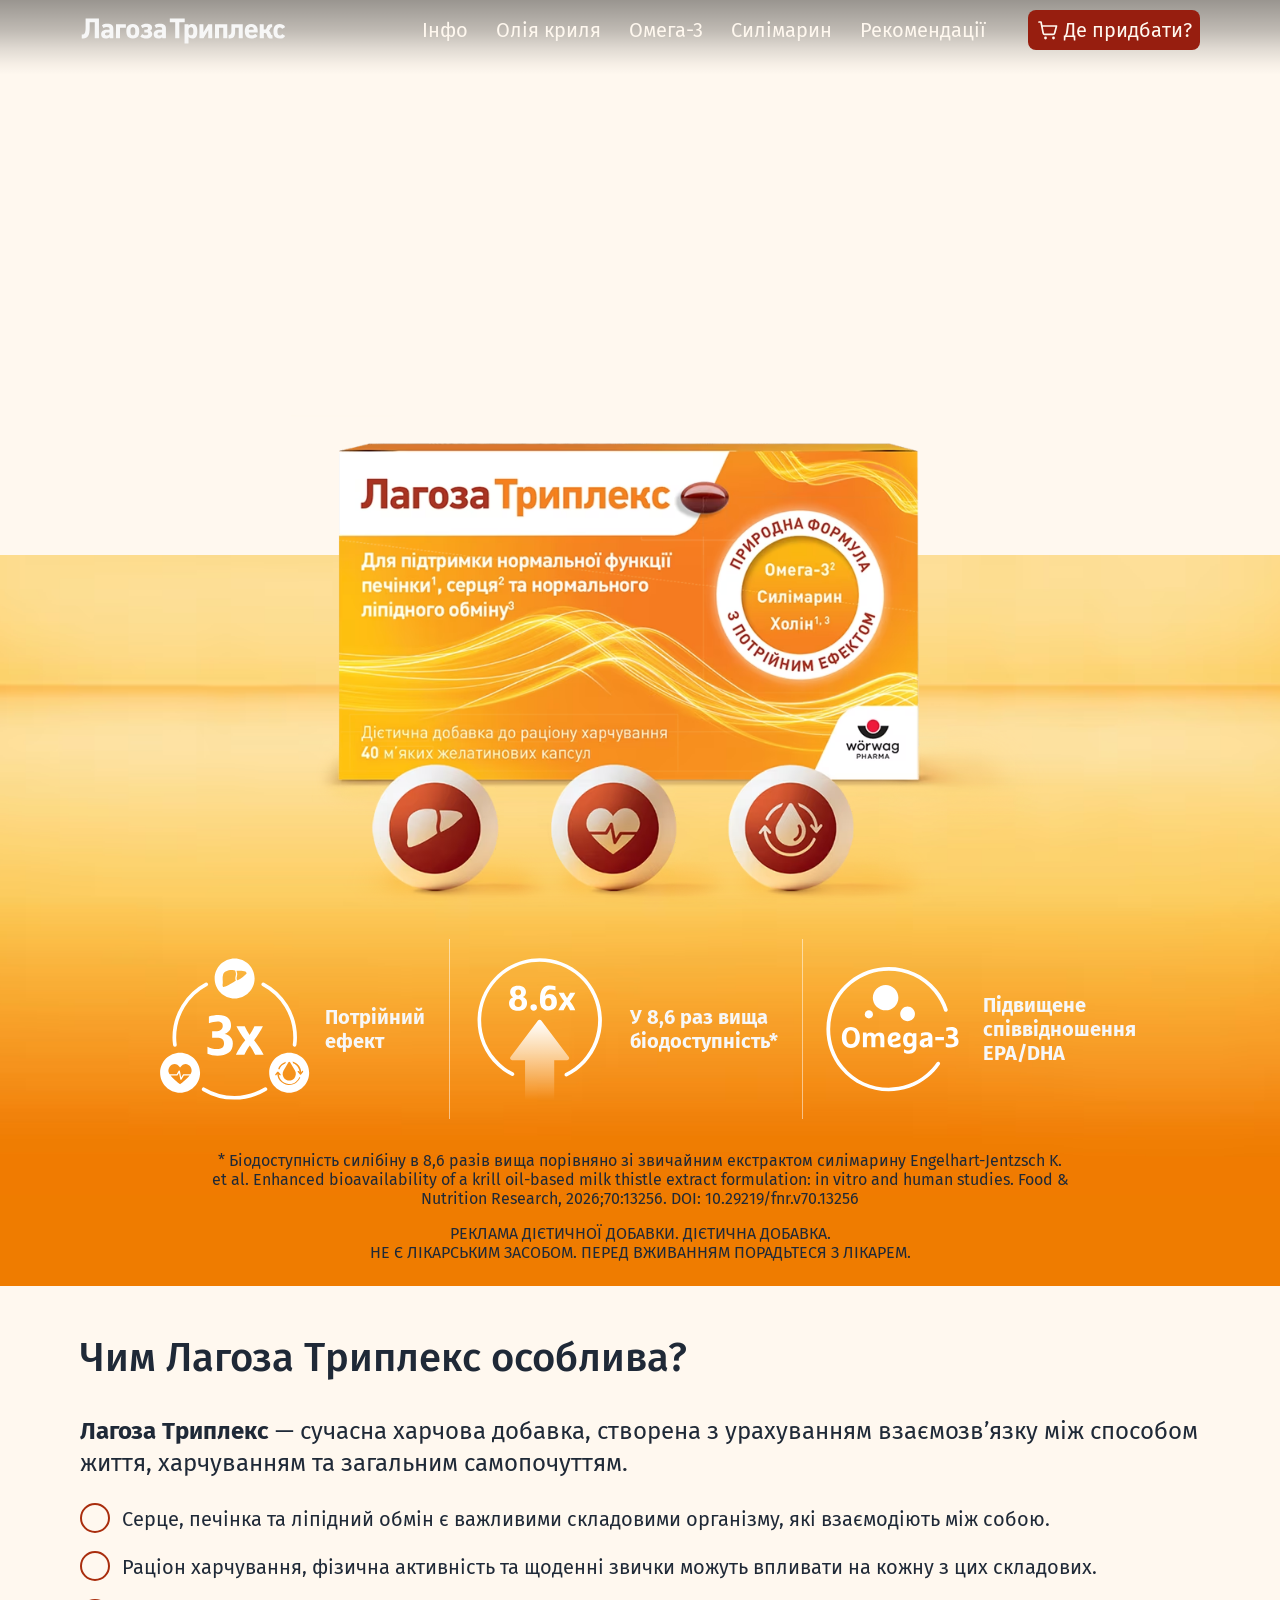
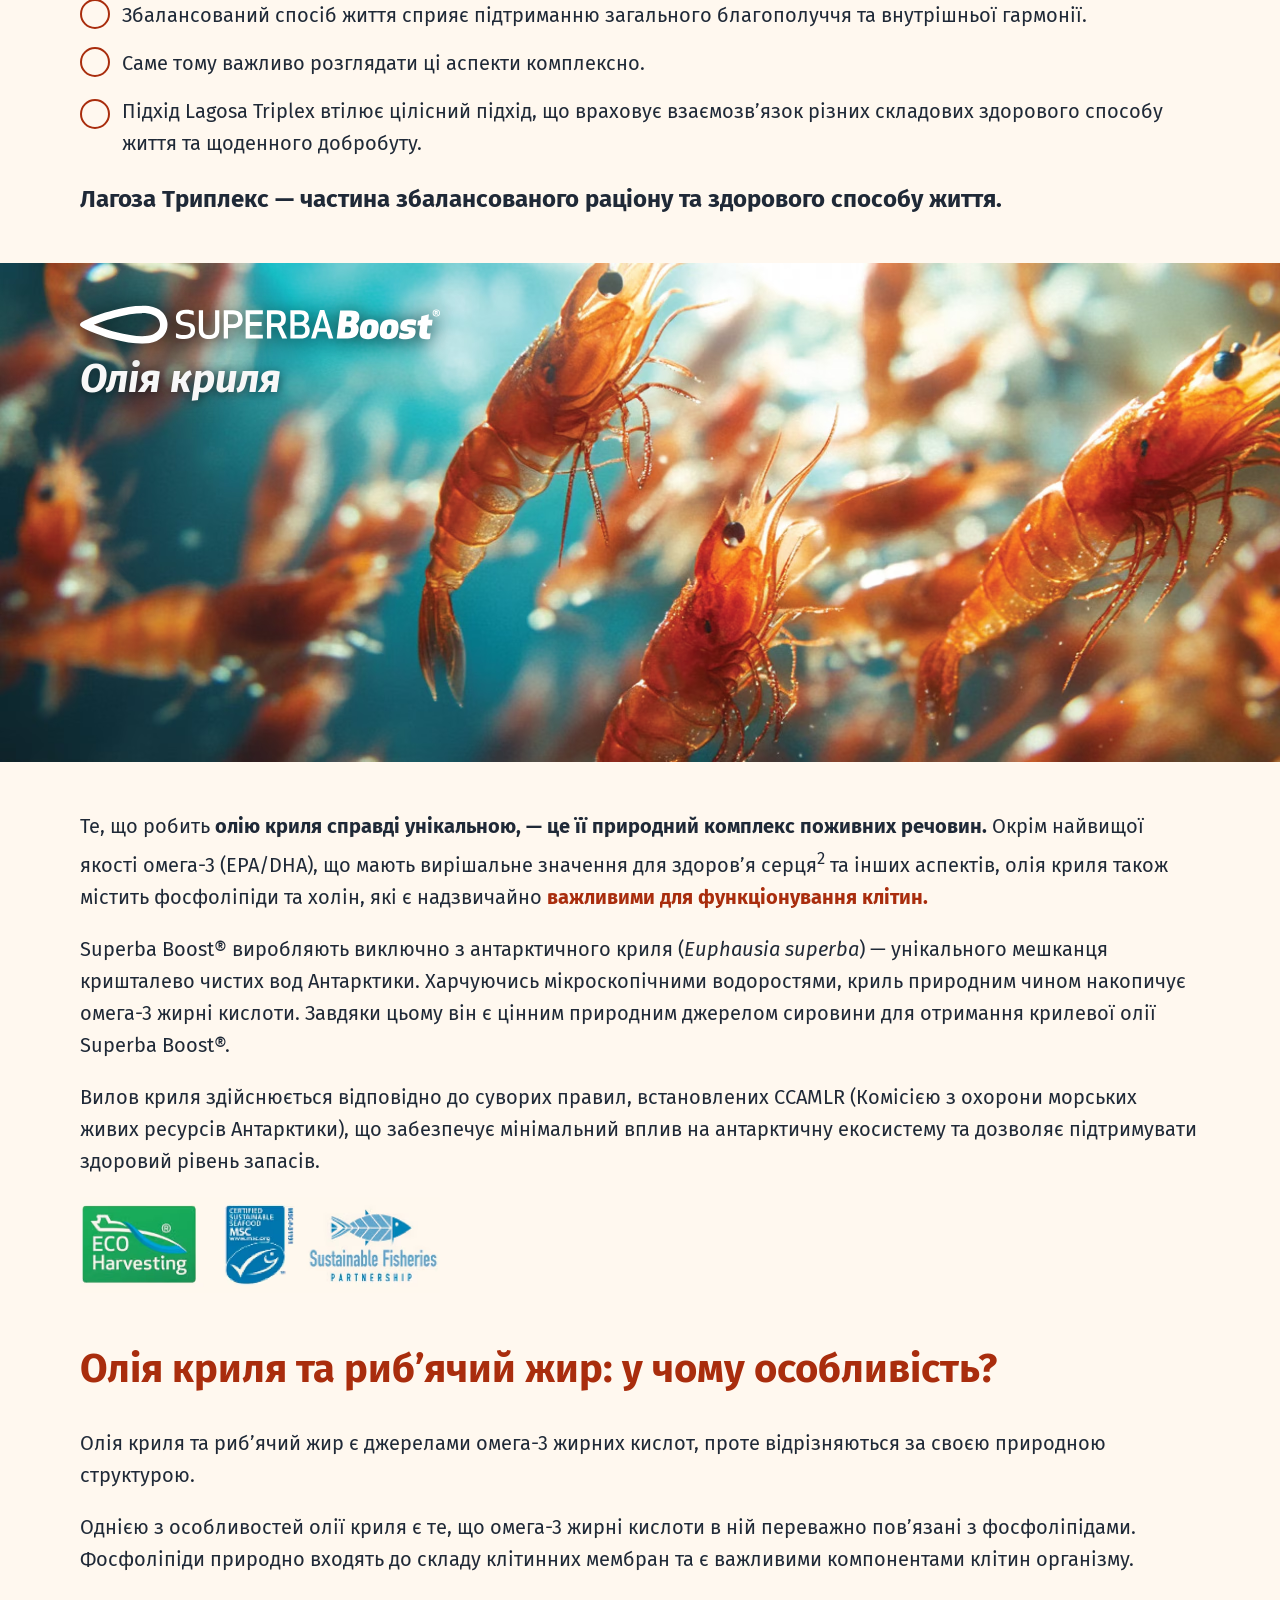
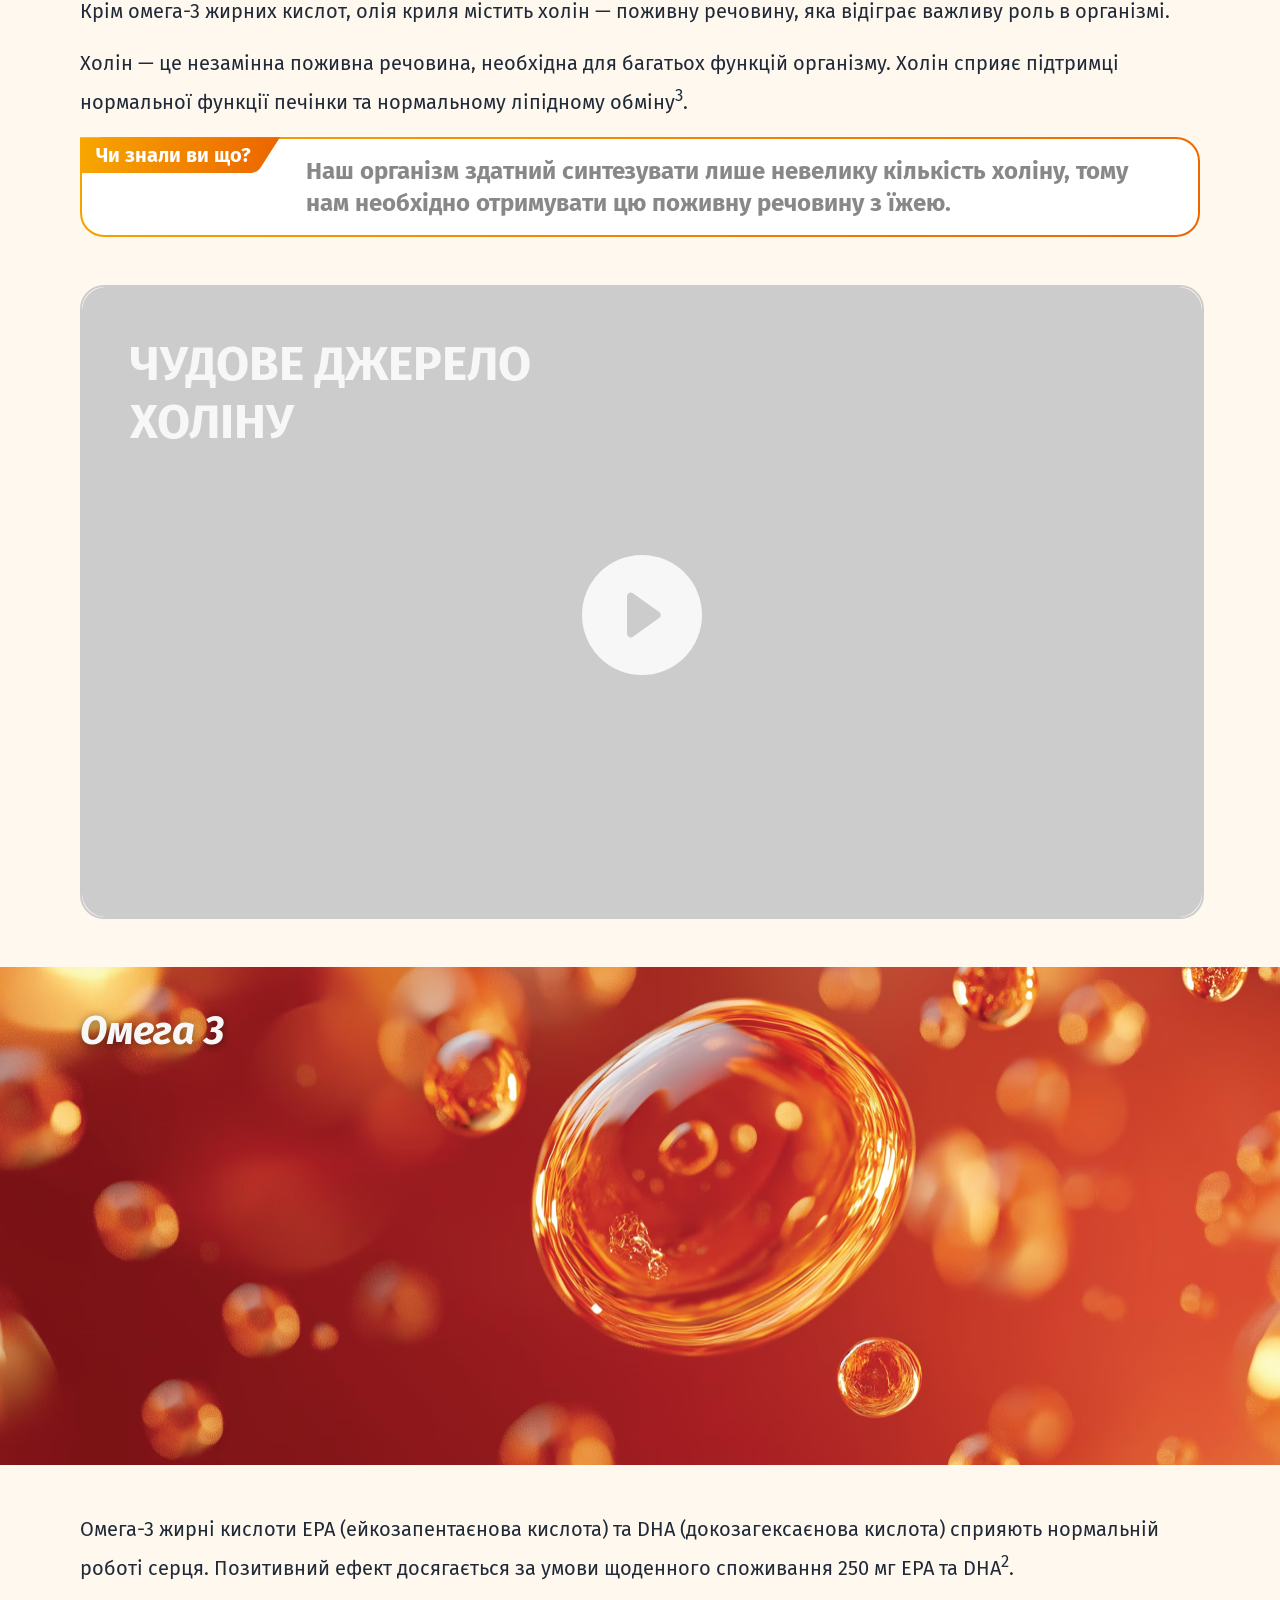
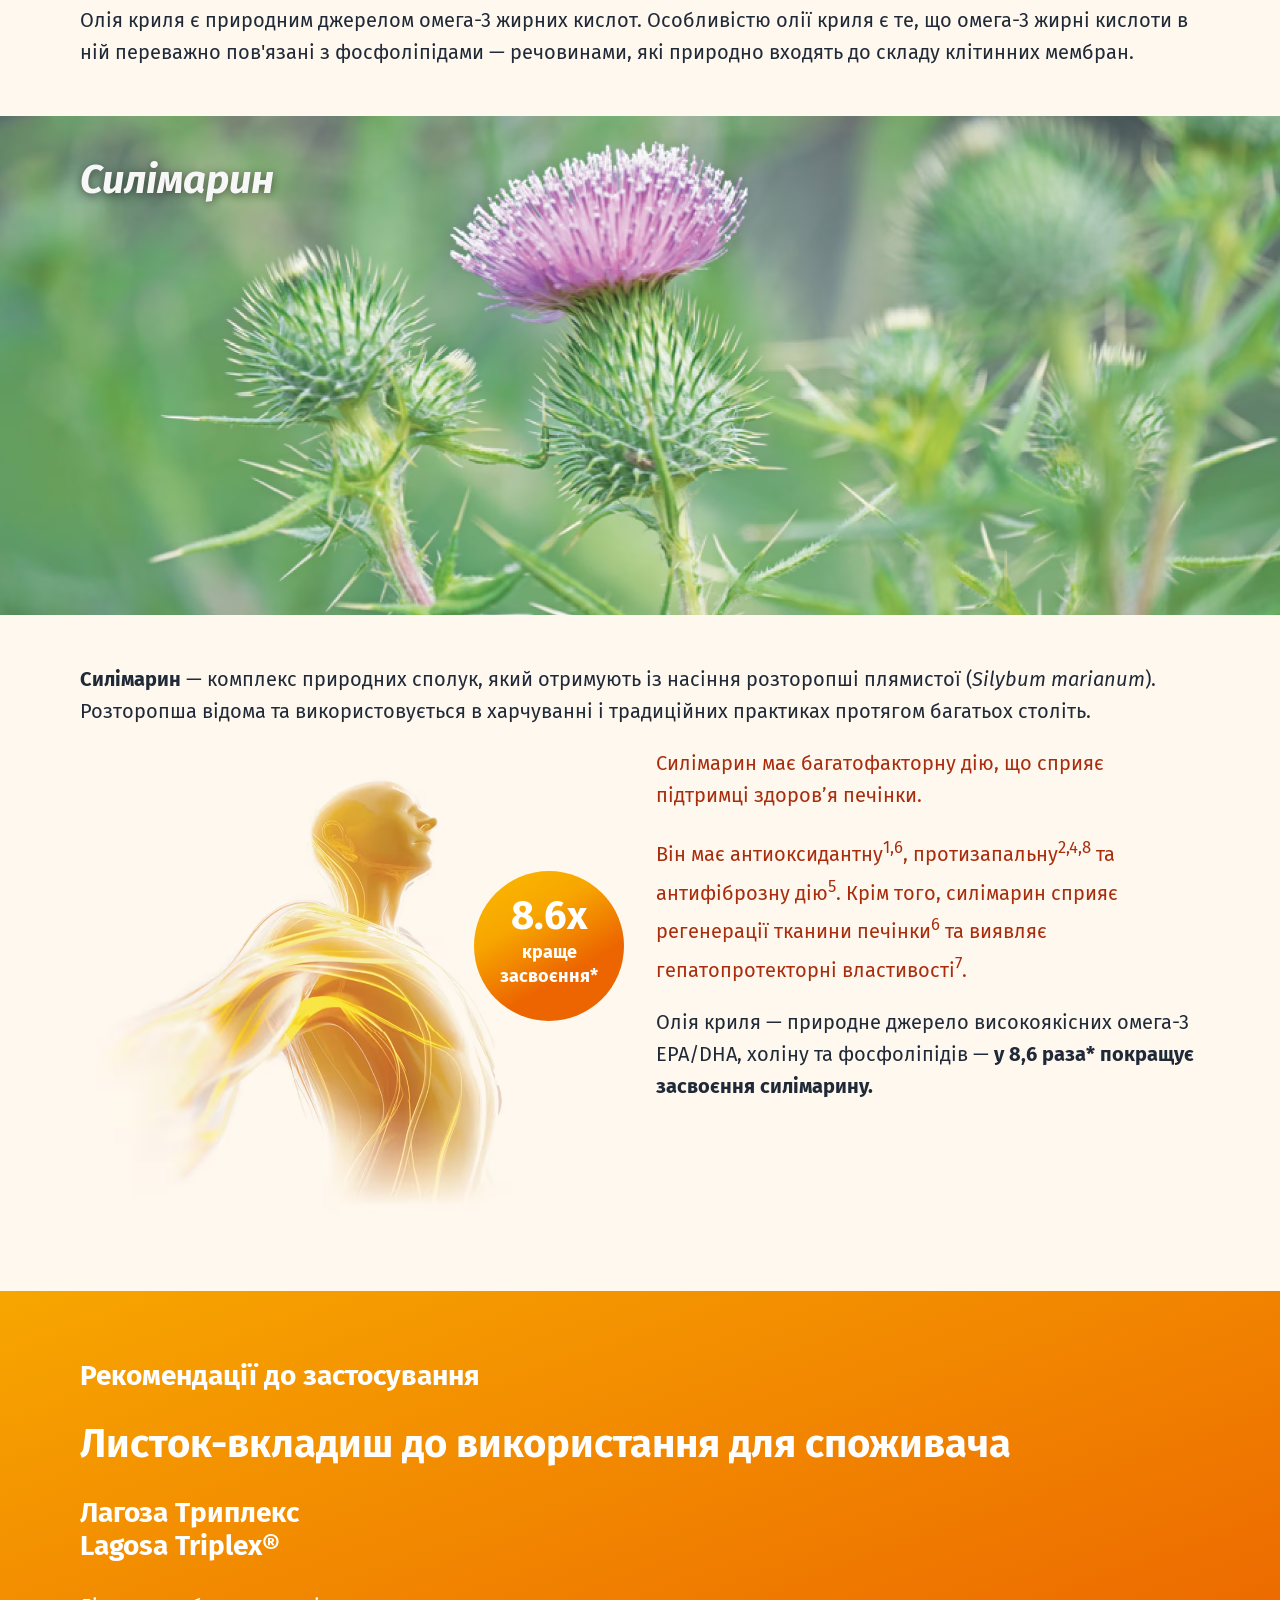
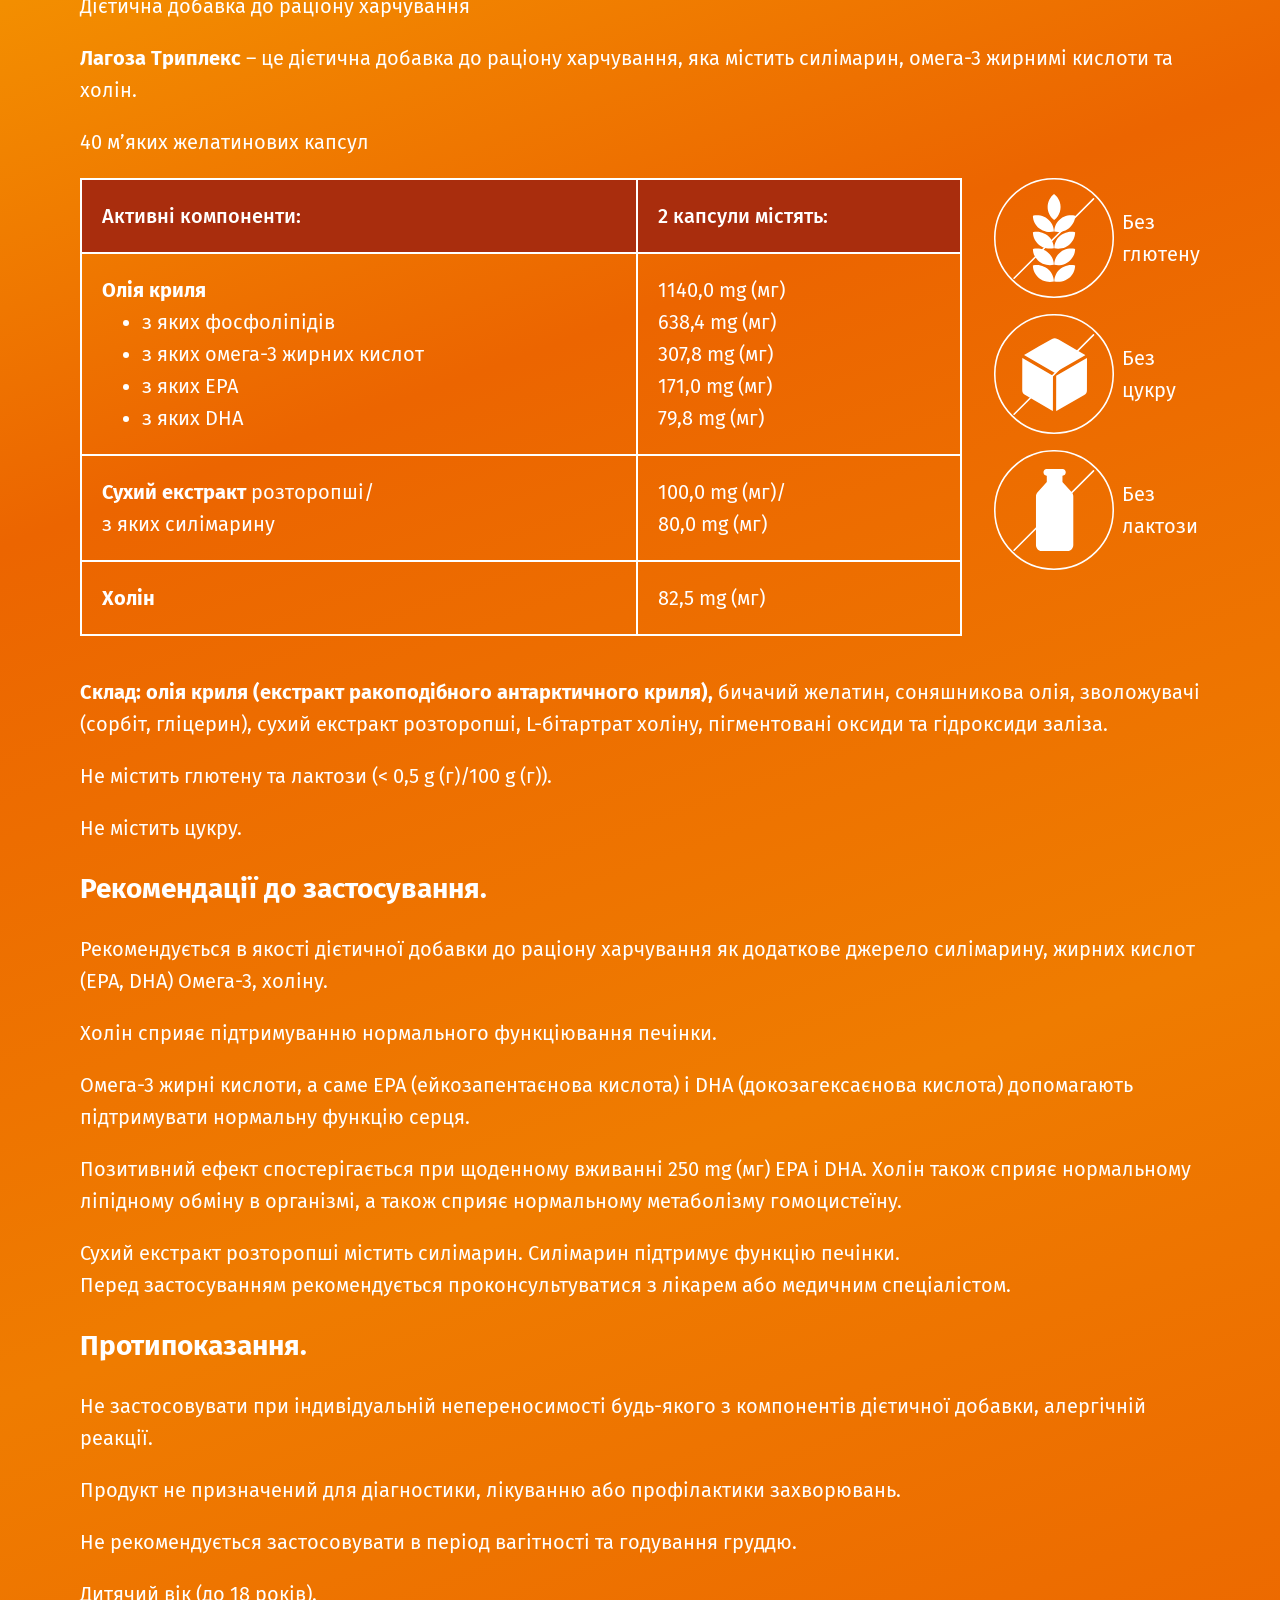
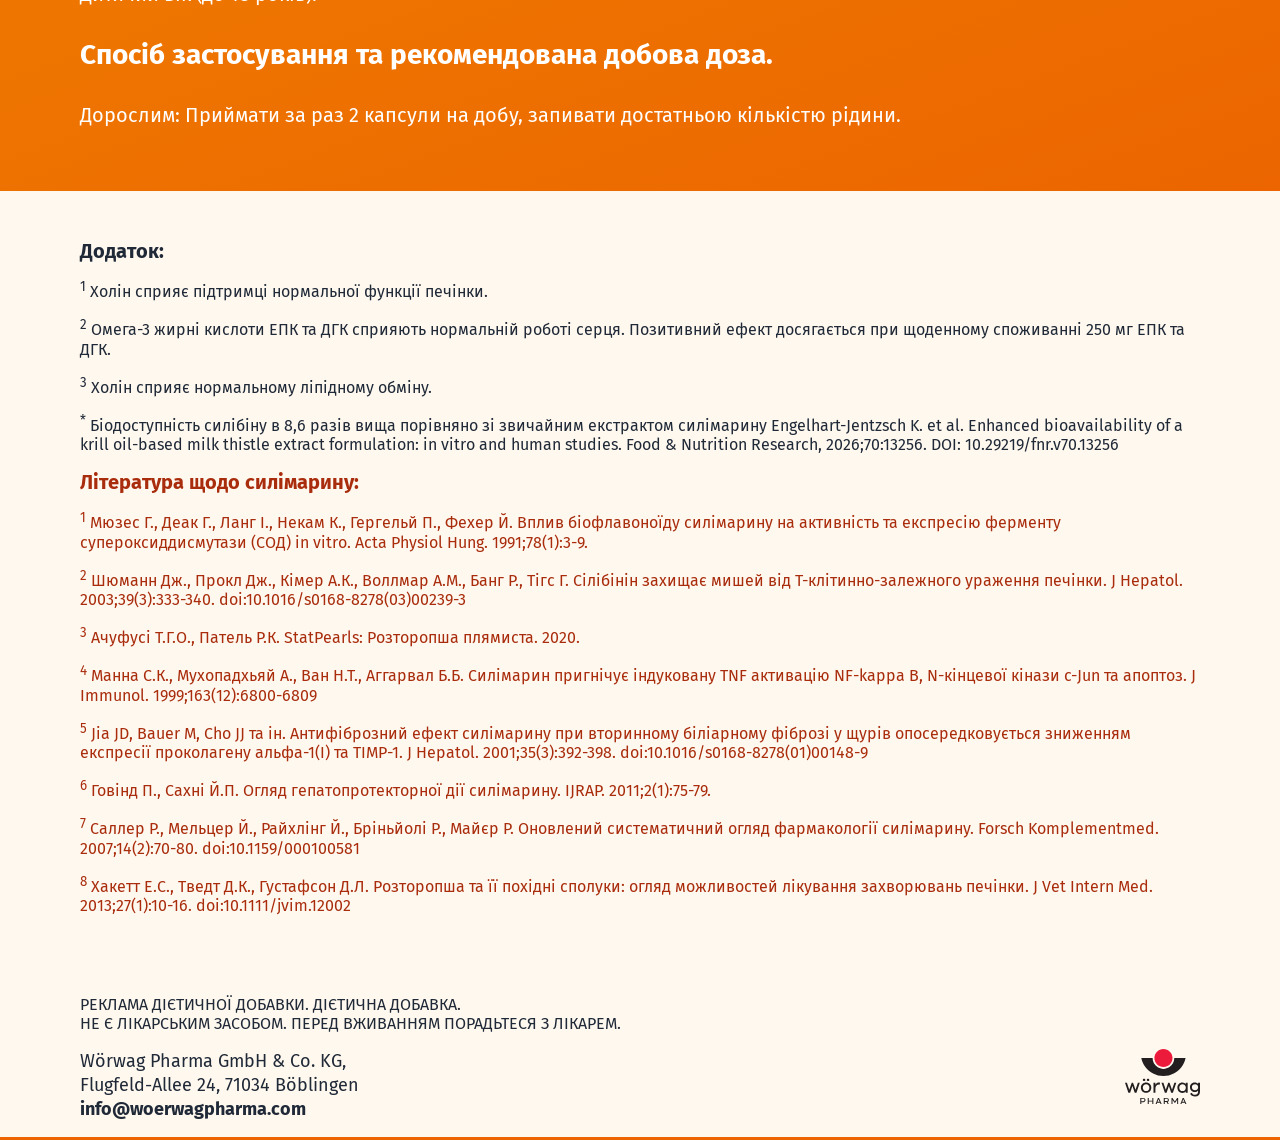
<file: index.html>
<!DOCTYPE html>
<html lang="uk">
<head>
    <meta charset="UTF-8">
    <meta name="viewport" content="width=device-width, initial-scale=1.0">
    <link rel="icon" type="image/png" sizes="32x32" href="favicon_32x32.png">
    <title>Lagosa landing</title>
    <link rel="preconnect" href="https://fonts.googleapis.com">
    <link rel="preconnect" href="https://fonts.gstatic.com" crossorigin>
    <link href="https://fonts.googleapis.com/css2?family=Fira+Sans:ital,wght@0,400;0,700;1,400;1,700&display=swap" rel="stylesheet">
    <link rel="stylesheet" href="assets/style.css">
</head>
<body>
    <nav class="navbar">
        <a href="#" class="logo" id="logo-link">
            <svg xmlns="http://www.w3.org/2000/svg" xmlns:xlink="http://www.w3.org/1999/xlink" viewBox="0 0 330 50">
                <g class="red">
                    <path d="M5.1,38.1H3c-0.3,0-0.4-0.1-0.4-0.4v-4.9c0-0.3,0.1-0.4,0.4-0.4h0.6c1.5,0,2.7-0.7,3.5-2.1
                        c0.9-1.4,1.3-4.1,1.3-8V8.8c0-0.3,0.1-0.4,0.4-0.4H28c0.3,0,0.4,0.1,0.4,0.4v28.7c0,0.3-0.1,0.4-0.3,0.4h-5.6
                        c-0.3,0-0.4-0.1-0.4-0.4V14.3c0-0.2-0.1-0.3-0.3-0.3h-7c-0.2,0-0.3,0.1-0.3,0.3v8.4c0,5.6-0.8,9.6-2.4,11.9
                        C10.6,36.9,8.3,38.1,5.1,38.1z"/>
                    <path d="M38.6,38.4c-2.1,0-3.7-0.6-5-1.7c-1.3-1.1-1.9-2.7-1.9-4.8c0-2.2,0.8-3.9,2.3-5.1c1.5-1.1,3.6-1.7,6.4-1.7
                        H44c0.2,0,0.3-0.1,0.3-0.3v-0.8c0-1-0.3-1.8-0.9-2.2c-0.6-0.4-1.7-0.7-3.3-0.7c-1.9,0-3.5,0.4-4.6,1.3c-0.2,0.2-0.4,0.1-0.6-0.1
                        l-1.9-3.4c-0.1-0.3-0.1-0.5,0.1-0.6c1.9-1.4,4.5-2.1,7.7-2.1c3.3,0,5.7,0.6,7.1,1.8c1.4,1.2,2.1,3.1,2.1,5.8v13.5
                        c0,0.3-0.1,0.4-0.4,0.4h-4.8c-0.3,0-0.4-0.1-0.4-0.4v-1.4h0C43.1,37.6,41.2,38.4,38.6,38.4z M40.4,33.8c2.6,0,3.9-1,3.9-2.9v-1.4
                        c0-0.2-0.1-0.3-0.3-0.3h-2.9c-2.5,0-3.7,0.8-3.7,2.4C37.4,33.1,38.4,33.8,40.4,33.8z"/>
                    <path d="M59.6,37.9h-5.2c-0.3,0-0.4-0.1-0.4-0.4V17.3c0-0.3,0.1-0.4,0.4-0.4h14c0.3,0,0.4,0.1,0.4,0.4v4.3
                        c0,0.3-0.1,0.4-0.4,0.4h-8.1c-0.2,0-0.3,0.1-0.3,0.3v15.2C60,37.8,59.9,37.9,59.6,37.9z"/>
                    <path d="M70.2,32.5c-0.5-1.4-0.7-3.1-0.7-5.1c0-2,0.2-3.7,0.7-5.1c0.6-1.9,1.7-3.3,3.3-4.4c1.6-1,3.5-1.5,5.7-1.5
                        s4.1,0.5,5.7,1.5c1.6,1,2.7,2.5,3.3,4.4c0.5,1.4,0.7,3.1,0.7,5.1c0,2-0.2,3.7-0.7,5.1c-0.6,1.9-1.7,3.3-3.3,4.4
                        c-1.6,1-3.5,1.5-5.7,1.5s-4.1-0.5-5.7-1.5C71.9,35.8,70.9,34.4,70.2,32.5z M82.5,31c0.3-0.8,0.4-2,0.4-3.6c0-1.6-0.1-2.8-0.4-3.6
                        c-0.5-1.5-1.5-2.3-3.2-2.3c-1.7,0-2.8,0.8-3.2,2.3c-0.3,0.8-0.4,2-0.4,3.6c0,1.6,0.1,2.8,0.4,3.6c0.5,1.5,1.5,2.3,3.2,2.3
                        C81,33.3,82,32.5,82.5,31z"/>
                    <path d="M99.7,38.4c-3.8,0-6.8-0.9-9.1-2.7c-0.2-0.1-0.2-0.3,0-0.6l2.4-3.4c0.1-0.1,0.3-0.1,0.6,0
                        c1.7,1.2,3.4,1.8,5.2,1.8c2.4,0,3.6-0.7,3.6-2.2c0-1.4-1-2-2.9-2h-2.7c-0.3,0-0.4-0.1-0.4-0.4v-3.5c0-0.3,0.1-0.4,0.4-0.4h2.6
                        c1.8,0,2.7-0.7,2.7-2.1c0-1.2-1.2-1.9-3.5-1.9c-1.3,0-2.8,0.5-4.6,1.5c-0.2,0.2-0.4,0.2-0.6,0l-2-3.2c-0.2-0.2-0.1-0.4,0.1-0.6
                        c2.2-1.6,4.9-2.4,8.1-2.4c2.7,0,4.9,0.5,6.3,1.5c1.5,1,2.2,2.5,2.2,4.4c0,1-0.3,1.9-0.8,2.7c-0.5,0.8-1.2,1.4-2.1,1.8v0.1
                        c0.9,0.3,1.7,0.9,2.3,1.8c0.6,0.9,0.9,1.9,0.9,3c0,2-0.8,3.6-2.4,4.8S102.3,38.4,99.7,38.4z"/>
                    <path d="M117.4,38.4c-2.1,0-3.7-0.6-5-1.7c-1.3-1.1-1.9-2.7-1.9-4.8c0-2.2,0.8-3.9,2.3-5.1c1.5-1.1,3.6-1.7,6.4-1.7
                        h3.7c0.2,0,0.3-0.1,0.3-0.3v-0.8c0-1-0.3-1.8-0.9-2.2c-0.6-0.4-1.7-0.7-3.3-0.7c-1.9,0-3.5,0.4-4.6,1.3c-0.2,0.2-0.4,0.1-0.6-0.1
                        l-1.9-3.4c-0.1-0.3-0.1-0.5,0.1-0.6c1.9-1.4,4.5-2.1,7.7-2.1c3.3,0,5.7,0.6,7.1,1.8c1.4,1.2,2.1,3.1,2.1,5.8v13.5
                        c0,0.3-0.1,0.4-0.4,0.4h-4.8c-0.3,0-0.4-0.1-0.4-0.4v-1.4h0C122,37.6,120.1,38.4,117.4,38.4z M119.2,33.8c2.6,0,3.9-1,3.9-2.9v-1.4
                        c0-0.2-0.1-0.3-0.3-0.3h-2.9c-2.5,0-3.7,0.8-3.7,2.4C116.2,33.1,117.2,33.8,119.2,33.8z"/>
                </g>
                <g class="orange">
                    <path d="M148.7,37.9h-5.5c-0.3,0-0.4-0.1-0.4-0.4V14.3c0-0.2-0.1-0.3-0.3-0.3h-7.4c-0.3,0-0.4-0.1-0.4-0.4V8.8
                        c0-0.3,0.1-0.4,0.4-0.4h21.6c0.3,0,0.4,0.1,0.4,0.4v4.8c0,0.3-0.1,0.4-0.4,0.4h-7.4c-0.2,0-0.3,0.1-0.3,0.3v23.1
                        C149.1,37.8,148.9,37.9,148.7,37.9z"/>
                    <path d="M162.4,45.7h-5.2c-0.3,0-0.4-0.1-0.4-0.4V17.3c0-0.3,0.1-0.4,0.4-0.4h5.2c0.3,0,0.4,0.1,0.4,0.4v1.5h0
                        c1.1-1.6,2.9-2.4,5.5-2.4c3.6,0,6,1.7,7,5c0.5,1.6,0.7,3.6,0.7,5.9c0,2.3-0.2,4.3-0.7,5.9c-1.1,3.4-3.4,5-7,5
                        c-2.5,0-4.4-0.8-5.5-2.4h0v9.3C162.8,45.6,162.7,45.7,162.4,45.7z M166.4,33.3c1.7,0,2.8-0.8,3.2-2.3c0.3-0.8,0.4-2,0.4-3.6
                        c0-1.6-0.1-2.8-0.4-3.6c-0.5-1.5-1.5-2.3-3.2-2.3c-1.7,0-2.7,0.8-3.2,2.3c-0.3,0.8-0.4,2-0.4,3.6c0,1.6,0.1,2.8,0.4,3.6
                        C163.7,32.5,164.7,33.3,166.4,33.3z"/>
                    <path d="M184.8,37.9h-5.2c-0.3,0-0.4-0.1-0.4-0.4V17.3c0-0.3,0.1-0.4,0.4-0.4h5.1c0.2,0,0.3,0.1,0.4,0.4v11.4h0.1
                        l6.8-11.5c0.1-0.2,0.3-0.3,0.6-0.3h5.3c0.3,0,0.4,0.1,0.4,0.4v20.2c0,0.3-0.1,0.4-0.4,0.4h-5.1c-0.2,0-0.3-0.1-0.4-0.4V25.7h-0.1
                        l-6.8,11.8C185.3,37.8,185.1,37.9,184.8,37.9z"/>
                    <path d="M208.1,37.9h-5.2c-0.3,0-0.4-0.1-0.4-0.4V17.3c0-0.3,0.1-0.4,0.4-0.4h17.6c0.3,0,0.4,0.1,0.4,0.4v20.2
                        c0,0.3-0.1,0.4-0.4,0.4h-5.2c-0.3,0-0.4-0.1-0.4-0.4V22.3c0-0.2-0.1-0.3-0.3-0.3h-5.8c-0.2,0-0.3,0.1-0.3,0.3v15.2
                        C208.5,37.8,208.3,37.9,208.1,37.9z"/>
                    <path d="M225.1,38.1h-1.8c-0.3,0-0.4-0.1-0.4-0.4v-4.2c0-0.3,0.1-0.4,0.4-0.4h0.3c2.3,0,3.5-1.9,3.5-5.7V17.3
                        c0-0.3,0.1-0.4,0.4-0.4h16.2c0.3,0,0.4,0.1,0.4,0.4v20.2c0,0.3-0.1,0.4-0.4,0.4h-5.2c-0.3,0-0.4-0.1-0.4-0.4V22.3
                        c0-0.2-0.1-0.3-0.3-0.3H233c-0.2,0-0.3,0.1-0.3,0.3v5.1c0,4-0.6,6.7-1.8,8.3C229.7,37.3,227.7,38.1,225.1,38.1z"/>
                    <path d="M257.1,38.4c-2.3,0-4.3-0.5-5.9-1.6c-1.6-1-2.7-2.5-3.3-4.4c-0.5-1.5-0.7-3.2-0.7-5c0-2,0.2-3.7,0.7-5
                        c0.6-1.9,1.7-3.3,3.3-4.4s3.5-1.6,5.7-1.6c2.2,0,4.1,0.5,5.7,1.6s2.7,2.5,3.3,4.3c0.5,1.4,0.7,3.6,0.7,6.5c0,0.3-0.2,0.4-0.5,0.4
                        h-12.6c-0.2,0-0.3,0.1-0.3,0.3c0.1,0.4,0.1,0.8,0.3,1.2c0.5,1.9,2,2.8,4.3,2.8c1.9,0,3.4-0.6,4.8-1.9c0.3-0.2,0.5-0.2,0.6,0
                        l2.8,2.7c0.2,0.2,0.2,0.4,0,0.6C263.8,37.2,260.8,38.4,257.1,38.4z M253.4,25.2h6.9c0.2,0,0.3-0.1,0.3-0.3c0-0.5-0.1-1-0.2-1.6
                        c-0.5-1.5-1.7-2.3-3.5-2.3s-3,0.8-3.5,2.3c-0.1,0.5-0.2,1-0.2,1.6C253.2,25.1,253.3,25.2,253.4,25.2z"/>
                    <path d="M275.2,37.9H270c-0.3,0-0.4-0.1-0.4-0.4V17.3c0-0.3,0.1-0.4,0.4-0.4h5.2c0.3,0,0.4,0.1,0.4,0.4v7.1
                        c0,0.2,0.1,0.3,0.3,0.3h1.2c1.2,0,2.1-0.6,2.6-1.9l1.1-2.8c0.5-1.2,1.1-2,1.8-2.5c0.8-0.5,1.8-0.8,3.1-0.8h2.2
                        c0.3,0,0.4,0.1,0.4,0.4v4c0,0.3-0.1,0.4-0.4,0.4h-0.3c-0.9,0-1.5,0.5-1.9,1.5l-0.8,1.8c-0.4,1-0.9,1.7-1.4,2V27
                        c0.9,0.2,1.5,1,2,2.3l0.7,1.9c0.2,0.5,0.3,0.8,0.4,0.9c0,0.1,0.1,0.3,0.3,0.5s0.3,0.4,0.5,0.5c0.2,0.1,0.4,0.1,0.7,0.1h0.3
                        c0.3,0,0.4,0.1,0.4,0.4v4.2c0,0.3-0.1,0.4-0.4,0.4h-2c-1.5,0-2.6-0.3-3.4-0.8c-0.8-0.5-1.5-1.4-1.9-2.7l-1.1-3
                        c-0.3-0.8-0.7-1.2-1.1-1.4c-0.5-0.2-1.1-0.3-1.9-0.3h-0.9c-0.2,0-0.3,0.1-0.3,0.3v7.5C275.6,37.8,275.5,37.9,275.2,37.9z"/>
                    <path d="M299.7,38.4c-2.3,0-4.2-0.5-5.7-1.5c-1.6-1-2.6-2.5-3.2-4.4c-0.4-1.2-0.6-2.9-0.6-5c0-2.1,0.2-3.8,0.6-5
                        c0.6-1.9,1.7-3.4,3.2-4.4c1.6-1,3.5-1.5,5.7-1.5c1.7,0,3.2,0.4,4.6,1.1c1.4,0.7,2.5,1.7,3.2,2.9c0.1,0.2,0.1,0.4-0.1,0.6l-3.7,2.5
                        c-0.3,0.2-0.5,0.1-0.6-0.1c-0.9-1.2-2-1.8-3.3-1.8c-1.7,0-2.8,0.8-3.2,2.3c-0.3,0.7-0.4,1.9-0.4,3.6c0,1.7,0.1,2.9,0.4,3.6
                        c0.5,1.5,1.5,2.3,3.2,2.3c1.3,0,2.4-0.6,3.3-1.8c0.2-0.2,0.4-0.3,0.6-0.1l3.7,2.5c0.2,0.2,0.2,0.4,0.1,0.6
                        c-0.8,1.2-1.9,2.2-3.2,2.9C302.9,38,301.4,38.4,299.7,38.4z"/>
                </g>
            </svg>
        </a>
        <ul class="nav-links">
            <li><a href="#section-1" class="nav-link">Інфо</a></li>
            <li><a href="#section-2" class="nav-link">Олія криля</a></li>
            <li><a href="#section-3" class="nav-link">Омега-3</a></li>
            <li><a href="#section-4" class="nav-link">Силімарин</a></li>
            <li><a href="#section-5" class="nav-link">Рекомендації</a></li>
        </ul>
        <a class="buy" href="https://tabletki.ua/uk/Lagosa-Triplex/1122139/" target="_blank">
            <svg xmlns="http://www.w3.org/2000/svg" xmlns:xlink="http://www.w3.org/1999/xlink" viewBox="0 0 24 24">
                <path fill="none" stroke="currentColor" stroke-width="1.7" stroke-linecap="round" stroke-linejoin="round" d="M3 4h2l2.2 11.2a1.5 1.5 0 0 0 1.5 1.2h8.4a1.5 1.5 0 0 0 1.5-1.2L20.5 8H6.2"></path><circle cx="9.5" cy="20" r="1.4" fill="currentColor"></circle><circle cx="17.5" cy="20" r="1.4" fill="currentColor"></circle>
            </svg>
            <span>Де придбати?</span>
        </a>
    </nav>

    
    <header id="hero" class="header">
        <div class="container--guys">
            <picture>                
                <source media="(min-width: 1920px)" srcset="assets/images/hero-4xl.avif">
                <source media="(min-width: 1536px)" srcset="assets/images/hero-3xl.avif">
                <source media="(min-width: 1280px)" srcset="assets/images/hero-2xl.avif">
                <source media="(min-width: 1024px)" srcset="assets/images/hero-xl.avif">
                <source media="(min-width: 640px)" srcset="assets/images/hero-lg.avif">
                <source media="(min-width: 450px)" srcset="assets/images/hero-sm.avif">
                <img src="assets/images/hero-xs.avif" alt="Lagosa Team">
            </picture>
        </div>        
        <div class="container--box">
            <picture>
                <source media="(min-width: 1536px)" srcset="assets/images/box-xl.avif">
                <source media="(min-width: 768px)" srcset="assets/images/box-lg.avif">
                <img src="assets/images/box-sm.avif" alt="Lagosa Box">
            </picture>
        </div>
        <div class="container--gradient">
            <picture>
                <source media="(min-width: 2561px)" srcset="assets/images/gradient3840.avif">
                <source media="(min-width: 1921px)" srcset="assets/images/gradient2560f.avif">
                <source media="(min-width: 1536px)" srcset="assets/images/gradient1920.avif">
                <source media="(min-width: 1280px)" srcset="assets/images/gradient1600.avif">
                <source media="(min-width: 1024px)" srcset="assets/images/gradient1280.avif">
                <source media="(min-width: 768px)" srcset="assets/images/gradient1024.avif">
                <img src="assets/images/gradient768.avif" alt="Lagosa Box">
            </picture>
            <ul>
                <li>
                    <svg width="100" height="100" xmlns="http://www.w3.org/2000/svg" viewBox="0 0 100 100">
                        <g fill="none" stroke="#fff" stroke-width="2.051" stroke-linecap="round" stroke-miterlimit="10">
                            <path d="M34,25.2c-10.5,5.6-17.7,16.8-17.7,29.5c0,1.4,0.1,2.7,0.3,4.1"/>
                            <path d="M83.1,58.8c0.2-1.3,0.3-2.7,0.3-4.1c0-12.8-7.2-23.9-17.7-29.5"/>
                            <path d="M32.6,83.5c5,3,10.9,4.7,17.1,4.7c6.3,0,12.2-1.8,17.2-4.8"/>
                        </g>
                        <g fill="#fff">
                            <path d="M60.6,56.3c2.2-2.9,3.8-5.5,4.9-7.8h-4.7c-0.9,1.9-1.8,3.6-2.7,4.8c-1-1.5-1.9-3.1-2.7-4.8h-4.6
                                c1,2.2,2.7,4.8,4.9,7.8c-2.2,2.6-3.9,5.3-5.2,8h4.7c0.9-2,1.9-3.7,3-5.2c1.2,1.6,2.1,3.4,3,5.2h4.7C64.5,61.7,62.8,59,60.6,56.3
                                M43.9,58c0,2.1-1.3,3.1-4,3.1c-1.9,0-3.7-0.4-5.2-1.3v3.9c1.6,0.7,3.5,1.1,5.6,1.1c2.5,0,4.5-0.5,6.1-1.6c1.6-1.1,2.4-2.8,2.4-5.2
                                c0-1.5-0.5-2.7-1.4-3.6c-0.9-0.9-2-1.4-3.3-1.6c1.1-0.3,2-0.9,2.7-1.8c0.7-0.9,1-1.9,1-3c0-1.9-0.6-3.3-1.8-4.3
                                c-1.2-1-2.9-1.5-5.1-1.5c-1.9,0-3.7,0.3-5.4,0.8v3.8c1.6-0.6,3.3-1,4.9-1c0.9,0,1.6,0.2,2.1,0.7c0.5,0.4,0.7,1,0.7,1.8
                                c0,0.8-0.3,1.6-1,2.1c-0.7,0.6-1.7,0.9-3.2,0.9h-1.7v3.6h2.6C42.6,54.9,43.9,55.9,43.9,58"/>
                            <path d="M19.5,63.2c-6.1,0-11.1,5-11.1,11.1c0,6.1,5,11.1,11.1,11.1c6.1,0,11.1-5,11.1-11.1
                                C30.5,68.2,25.6,63.2,19.5,63.2 M19.5,80.7c0,0-3.3-2.2-5.3-4.8h3.6c0.1,0,0.3-0.1,0.3-0.2l0.8-1.3l0.7,3.5c0,0.2,0.1,0.3,0.3,0.3
                                l0.1,0c0.1,0,0.2-0.1,0.3-0.2l1.3-2.1h3.2C22.7,78.5,19.5,80.7,19.5,80.7 M25.6,74.5c-0.1,0.2-0.3,0.5-0.4,0.7h-3.9
                                c-0.1,0-0.2,0.1-0.3,0.2l-0.9,1.5l-0.7-3.6c0-0.2-0.1-0.3-0.3-0.3c-0.2,0-0.3,0-0.4,0.2l-1.1,2h-3.9c-0.1-0.2-0.3-0.4-0.4-0.7
                                c-1.5-3.1,3.1-7.7,6.2-3.1C22.6,66.7,27.2,71.4,25.6,74.5"/>
                            <path d="M49.8,10.9c-6.1,0-11.1,5-11.1,11.1c0,6.1,5,11.1,11.1,11.1c6.1,0,11.1-5,11.1-11.1
                                C60.9,15.9,55.9,10.9,49.8,10.9 M50.4,23c0,0.1,0,0.2-0.1,0.3l-0.2,0.1c-2.8,2.1-6.2,3.5-6.7,3.2c-0.3-0.2-0.4-1.1-0.2-2
                                c0.2-1-0.4-3.2,0.2-4.9c0.6-1.7,3.4-2.8,6-2.3c0.1,0,0.2,0.1,0.4,0.1c0.1,0,0.2,0.1,0.3,0.2c0.2,0.4,0.3,0.9,0.4,1.4
                                c0.1,0.4-0.1,1.3-0.2,1.8c-0.1,0.3-0.1,0.5-0.1,0.6C50.1,22.1,50.2,22.6,50.4,23 M55,20.5c-1,1-2.5,1.8-3.6,2.4
                                c-0.1,0.1-0.2,0-0.3-0.1c-0.1-0.4-0.2-0.8-0.2-1.2c0-0.1,0-0.3,0.1-0.4c0.2-0.9,0.3-1.7,0.2-2.1c-0.1-0.4-0.2-0.8-0.3-1.2
                                c0-0.1,0-0.2,0.1-0.2c2,0.1,5.3-0.2,5.4,1.3C56.6,19.4,55.8,19.6,55,20.5"/>
                            <path d="M80.1,63.2c-6.1,0-11.1,5-11.1,11.1c0,6.1,5,11.1,11.1,11.1c6.1,0,11.1-5,11.1-11.1
                                C91.2,68.2,86.2,63.2,80.1,63.2 M80.6,68.5l2.7,4.6c0.8,1.3,0.6,3-0.3,4.2c-1.5,1.8-4.2,1.8-5.7,0c-1-1.2-1.1-2.8-0.3-4.2l2.7-4.6
                                C79.8,68.1,80.4,68.1,80.6,68.5 M74.1,71.9c0.4-0.9,1-1.8,1.8-2.4c0.7-0.6,1.6-1,2.4-1.3l-0.4,0.9c-0.5,0.2-1.1,0.5-1.5,0.9
                                c-0.7,0.6-1.3,1.3-1.6,2.2c-0.1,0.2-0.3,0.3-0.5,0.2l-0.1-0.1C74,72.2,74,72,74.1,71.9 M86.2,77.1c-0.4,0.9-1,1.7-1.8,2.4l-0.1,0.1
                                c-1.3,1.1-3,1.6-4.8,1.5c-1.8-0.2-3.3-1-4.5-2.3c-0.9-1.1-1.4-2.4-1.5-3.8L73,75.6c-0.1,0.2-0.3,0.2-0.5,0.1l-0.1-0.1
                                c-0.1-0.1-0.1-0.3,0-0.4l1.1-1.4c0.1-0.1,0.2-0.1,0.3-0.1c0.1,0,0.2,0,0.3,0.1l1.2,1.4l0,0c0.1,0.1,0.1,0.4,0,0.5
                                c-0.1,0.1-0.4,0.1-0.5,0l-0.5-0.6c0.1,1.2,0.6,2.4,1.4,3.4c1,1.2,2.4,1.9,4,2.1c1.6,0.1,3.1-0.3,4.3-1.4c0.7-0.6,1.3-1.3,1.6-2.2
                                c0.1-0.2,0.3-0.3,0.5-0.2C86.2,76.8,86.3,77,86.2,77.1 M87.8,73.9l-1.1,1.4c-0.1,0.1-0.2,0.1-0.3,0.1c-0.1,0-0.2,0-0.3-0.1
                                l-1.2-1.4l0,0c-0.1-0.1-0.1-0.4,0-0.5c0.1-0.1,0.4-0.1,0.5,0l0.5,0.6c-0.1-1.2-0.6-2.4-1.4-3.4C84,70,83.2,69.4,82.3,69l-0.3-0.8
                                l0-0.1c1.3,0.4,2.4,1.1,3.3,2.1c0.9,1.1,1.4,2.4,1.5,3.8l0.5-0.7c0.1-0.2,0.3-0.2,0.5-0.1C87.9,73.5,87.9,73.7,87.8,73.9"/>
                        </g>
                    </svg>
                    <h3>Потрійний<br> ефект</h3>
                </li>
                <li>
                    <svg width="100" height="100" xmlns="http://www.w3.org/2000/svg" viewBox="0 0 100 100">
                        <defs>
                            <linearGradient id="arrowGradient" x1="49.779" y1="44.891" x2="49.779" y2="89.475" gradientUnits="userSpaceOnUse">
                                <stop offset="0" stop-color="#fff"/>
                                <stop offset="0.947" stop-color="#fff" stop-opacity=".053"/>
                                <stop offset="1" stop-color="#fff" stop-opacity="0"/>
                            </linearGradient>
                        </defs>

                        <path fill="url(#arrowGradient)"
                            d="M57.9 89.5H41.7V67.3h-7.2c-.4 0-.8-.2-1-.6-.2-.4-.1-.8.1-1.1l15.3-20.3c.2-.3.5-.4.9-.4.3 0 .7.2.9.4l15.3 20.3c.2.3.3.8.1 1.1-.2.4-.6.6-1 .6h-7.2V89.5z"/>

                        <path fill="#fff" d="M66.6,34.6c1.3-1.8,2.3-3.4,3-4.8h-2.9c-0.6,1.2-1.1,2.2-1.7,3c-0.6-0.9-1.2-1.9-1.7-3h-2.9
                            c0.6,1.4,1.6,3,3,4.8c-1.3,1.6-2.4,3.3-3.2,5h2.9c0.6-1.2,1.2-2.3,1.8-3.2c0.7,1,1.3,2.1,1.8,3.2h2.9C69,37.9,68,36.3,66.6,34.6
                            M54.6,32.8c1.2,0,1.8,0.8,1.8,2.3c0,0.7-0.1,1.3-0.4,1.7c-0.3,0.4-0.7,0.6-1.3,0.6c-1.2,0-1.8-0.8-1.8-2.4
                            C52.9,33.6,53.5,32.8,54.6,32.8 M50.2,36.4c0.2,0.9,0.5,1.5,1,2c0.4,0.5,0.9,0.8,1.5,1c0.6,0.2,1.2,0.3,2,0.3
                            c1.4,0,2.6-0.4,3.4-1.2s1.3-1.9,1.3-3.4c0-1.4-0.4-2.6-1.1-3.3c-0.7-0.8-1.7-1.2-2.9-1.2c-1.2,0-2.1,0.4-2.6,1.2
                            c0-1.1,0.4-2,0.9-2.7c0.6-0.7,1.3-1,2.2-1c0.9,0,1.8,0.1,2.7,0.4v-2.3c-0.9-0.3-2-0.4-3.1-0.4c-0.6,0-1.2,0.1-1.7,0.2
                            c-0.5,0.1-1,0.4-1.5,0.7c-0.5,0.4-0.9,0.8-1.2,1.4c-0.3,0.6-0.6,1.3-0.8,2.1c-0.2,0.9-0.3,1.9-0.3,3C49.9,34.6,50,35.6,50.2,36.4
                            M46.5,39.8c0.5,0,0.9-0.2,1.3-0.5c0.4-0.4,0.5-0.8,0.5-1.3c0-0.5-0.2-0.9-0.5-1.3c-0.4-0.4-0.8-0.5-1.3-0.5
                            c-0.5,0-0.9,0.2-1.3,0.5c-0.4,0.4-0.5,0.8-0.5,1.3c0,0.5,0.2,0.9,0.5,1.3C45.6,39.6,46,39.8,46.5,39.8 M37.9,33.4
                            c0.6,0,1.1,0.2,1.5,0.6c0.4,0.4,0.5,0.9,0.5,1.6c0,0.7-0.2,1.2-0.5,1.6c-0.4,0.4-0.9,0.6-1.5,0.6c-0.6,0-1.1-0.2-1.5-0.6
                            c-0.4-0.4-0.5-0.9-0.5-1.6c0-0.7,0.2-1.2,0.5-1.6C36.7,33.6,37.2,33.4,37.9,33.4 M37.9,28c1,0,1.6,0.6,1.6,1.7
                            c0,0.5-0.1,0.9-0.4,1.2c-0.3,0.3-0.6,0.5-1.2,0.5c-0.5,0-0.9-0.1-1.2-0.5c-0.3-0.3-0.4-0.7-0.4-1.2C36.3,28.6,36.8,28,37.9,28
                            M42.1,33.4c-0.4-0.6-1-1-1.6-1.2c0.5-0.2,0.9-0.6,1.2-1c0.3-0.5,0.5-1,0.5-1.6c0-1.1-0.4-2-1.1-2.6c-0.7-0.7-1.8-1-3.3-1
                            c-1.4,0-2.5,0.3-3.3,1c-0.7,0.7-1.1,1.5-1.1,2.6c0,0.6,0.2,1.2,0.5,1.6c0.3,0.5,0.7,0.8,1.2,1.1c-0.6,0.2-1.1,0.6-1.6,1.2
                            c-0.4,0.6-0.7,1.3-0.7,2.1c0,1.3,0.4,2.3,1.3,3.1c0.9,0.8,2.1,1.2,3.7,1.2s2.8-0.4,3.7-1.2c0.9-0.8,1.3-1.8,1.3-3.1
                            C42.8,34.7,42.6,34,42.1,33.4"/>
                        <path fill="#fff" d="M65.1,76.2c3.7-1.8,7.1-4.3,10.1-7.5c6.1-6.6,9.2-15.1,9.2-23.4c0-9.3-3.7-18.6-11.1-25.4
                            c-6.6-6.1-15.1-9.2-23.4-9.2c-9.3,0-18.6,3.7-25.4,11.1h0c-6.1,6.6-9.2,15.1-9.2,23.4c0,9.3,3.7,18.6,11.1,25.4
                            c2.4,2.2,5,4,7.8,5.4c0.5,0.3,1.1,0.1,1.4-0.4c0.3-0.5,0.1-1.1-0.4-1.4c-2.6-1.3-5.1-3-7.3-5.1C20.8,62.7,17.3,54,17.3,45.2
                            c0-7.9,2.8-15.8,8.6-22.1c6.4-6.9,15.1-10.4,23.9-10.4c7.9,0,15.8,2.8,22.1,8.6c6.9,6.4,10.4,15.1,10.4,23.9
                            c0,7.9-2.8,15.8-8.6,22.1c-2.8,3-6,5.4-9.5,7.1c-0.5,0.2-0.7,0.9-0.5,1.4C64,76.3,64.6,76.5,65.1,76.2"/>
                    </svg>
                    <h3>У 8,6 раз вища<br> біодоступність*</h3>
                </li>
                <li>
                    <svg width="100" height="100" xmlns="http://www.w3.org/2000/svg" viewBox="0 0 100 100">
                        <g fill="#fff">
                            <path d="M84.1,56.9c0,1.1-0.7,1.6-2.1,1.6c-1,0-1.9-0.2-2.7-0.7v2c0.8,0.4,1.8,0.5,2.8,0.5c1.3,0,2.3-0.3,3.1-0.8
                                c0.8-0.6,1.2-1.4,1.2-2.6c0-0.8-0.2-1.4-0.7-1.9c-0.5-0.5-1-0.7-1.7-0.8c0.6-0.2,1-0.5,1.4-0.9c0.4-0.4,0.5-0.9,0.5-1.5
                                c0-1-0.3-1.7-0.9-2.2c-0.6-0.5-1.5-0.7-2.6-0.7c-1,0-1.9,0.1-2.8,0.4v1.9c0.8-0.3,1.7-0.5,2.5-0.5c0.5,0,0.8,0.1,1.1,0.3
                                c0.2,0.2,0.4,0.5,0.4,0.9c0,0.4-0.2,0.8-0.5,1.1c-0.3,0.3-0.9,0.4-1.6,0.4h-0.9v1.9H82C83.4,55.4,84.1,55.9,84.1,56.9 M78.3,54.5
                                h-4.8v1.8h4.8V54.5z M69.3,58.3c-0.3,0.3-0.7,0.4-1.1,0.4c-0.3,0-0.5-0.1-0.7-0.2c-0.2-0.2-0.3-0.4-0.3-0.6s0.1-0.5,0.2-0.7
                                c0.1-0.2,0.4-0.3,0.8-0.4l0.9-0.3c0.2-0.1,0.4-0.1,0.5-0.3v1.1C69.7,57.7,69.5,58,69.3,58.3 M71.1,52.5c-0.6-0.5-1.3-0.7-2.4-0.7
                                c-1.3,0-2.3,0.2-3.1,0.5v1.8c0.9-0.4,1.9-0.6,2.9-0.6c0.8,0,1.1,0.2,1.1,0.7c0,0.2-0.1,0.3-0.2,0.5c-0.1,0.1-0.3,0.2-0.7,0.3
                                l-1.3,0.3c-0.9,0.2-1.6,0.6-2,1c-0.4,0.4-0.6,1-0.6,1.6c0,0.7,0.2,1.2,0.7,1.7c0.4,0.4,1,0.7,1.8,0.7c1.1,0,1.9-0.4,2.5-1.1
                                c0,0.4,0.1,0.7,0.2,0.9h1.9v-5.3C71.9,53.8,71.6,53,71.1,52.5 M59.4,58.1c-1,0-1.5-0.7-1.5-2.2c0-1.5,0.5-2.2,1.5-2.2
                                c1,0,1.5,0.7,1.5,2.2C60.9,57.4,60.4,58.1,59.4,58.1 M61.3,52.1c-0.1,0.3-0.2,0.6-0.2,1c-0.5-0.8-1.2-1.2-2.2-1.2
                                c-1.1,0-2,0.4-2.5,1.1c-0.5,0.7-0.8,1.7-0.8,3c0,1.3,0.3,2.2,0.8,3c0.5,0.7,1.4,1.1,2.5,1.1c0.8,0,1.5-0.3,2-0.9v0.6
                                c0,0.6-0.2,1.1-0.6,1.5c-0.4,0.4-0.9,0.6-1.6,0.6c-0.9,0-1.7-0.2-2.6-0.7v1.9c0.7,0.5,1.6,0.7,2.8,0.7c1.3,0,2.3-0.4,3-1.1
                                c0.8-0.7,1.1-1.7,1.1-3v-7.3H61.3z M51.7,53.8c0.2,0.1,0.3,0.4,0.3,0.6c0,0.5-0.4,0.8-1.1,1l-1,0.3c-0.3,0.1-0.6,0.2-0.7,0.3v-0.2
                                c0-0.7,0.2-1.2,0.5-1.6c0.3-0.4,0.7-0.6,1.3-0.6C51.3,53.6,51.5,53.7,51.7,53.8 M53.6,55.9c0.4-0.4,0.6-0.9,0.6-1.6
                                c0-0.7-0.3-1.3-0.8-1.8c-0.5-0.5-1.3-0.7-2.4-0.7c-1.2,0-2.2,0.4-2.9,1.2c-0.7,0.8-1.1,1.8-1.1,3.1c0,1.3,0.3,2.4,1,3.1
                                c0.6,0.8,1.6,1.1,2.8,1.1c1.4,0,2.5-0.2,3.4-0.7v-1.8c-1.2,0.5-2.3,0.8-3.4,0.8c-0.4,0-0.7-0.1-0.9-0.3c-0.2-0.2-0.3-0.4-0.3-0.6
                                c0-0.3,0.2-0.5,0.6-0.6l1.4-0.3C52.5,56.6,53.2,56.3,53.6,55.9 M36.3,52.2c-0.4,0.2-0.7,0.6-0.9,0.9c0-0.5-0.1-0.8-0.2-1.1h-1.9
                                v8.1h2.2v-4.1c0-0.8,0.1-1.4,0.4-1.8c0.3-0.4,0.6-0.5,1.1-0.5c0.4,0,0.7,0.2,0.9,0.7c0.1,0.3,0.1,0.8,0.1,1.6v4.2h2.2v-4.1
                                c0-0.8,0.1-1.4,0.4-1.8c0.2-0.4,0.6-0.6,1.1-0.6c0.5,0,0.8,0.2,0.9,0.7C43,54.7,43,55.2,43,56v4.2h2.2v-4.7c0-1-0.1-1.7-0.3-2.2
                                c-0.4-1-1.2-1.4-2.4-1.4c-0.6,0-1,0.1-1.5,0.4c-0.4,0.3-0.8,0.6-1,1c-0.4-0.9-1.2-1.4-2.4-1.4C37.2,51.9,36.8,52,36.3,52.2
                                M26.6,48.9c-1.6,0-2.8,0.5-3.7,1.6c-0.9,1-1.3,2.4-1.3,4.2c0,1.7,0.4,3.1,1.3,4.2c0.9,1.1,2.1,1.6,3.7,1.6c1.6,0,2.8-0.5,3.7-1.6
                                c0.9-1.1,1.3-2.4,1.3-4.2c0-1.7-0.4-3.1-1.3-4.2C29.4,49.4,28.2,48.9,26.6,48.9 M28.6,57.4c-0.4,0.7-1.1,1.1-2,1.1
                                c-0.9,0-1.6-0.4-1.9-1.1c-0.4-0.7-0.6-1.6-0.6-2.8c0-1.1,0.2-2.1,0.6-2.8c0.4-0.7,1-1.1,1.9-1.1c0.9,0,1.6,0.4,2,1.1
                                c0.4,0.7,0.6,1.6,0.6,2.8C29.2,55.8,29,56.7,28.6,57.4"/>
                            <path d="M40.9,37.6c-2.8-2.8-2.8-7.3,0-10c2.8-2.8,7.3-2.8,10,0c2.8,2.8,2.8,7.3,0,10C48.2,40.3,43.7,40.3,40.9,37.6"
                                />
                            <path d="M55.2,44.5c-1.6-1.6-1.6-4.2,0-5.8c1.6-1.6,4.2-1.6,5.8,0c1.6,1.6,1.6,4.2,0,5.8
                                C59.4,46.1,56.8,46.1,55.2,44.5"/>
                            <path d="M35,43.5c-0.9-0.9-0.9-2.3,0-3.2c0.9-0.9,2.3-0.9,3.2,0c0.9,0.9,0.9,2.3,0,3.2C37.3,44.3,35.9,44.3,35,43.5"/>
                            <path d="M80.4,39.1c-1.3-3.9-3.3-7.7-6.1-11c-6.8-8.3-16.7-12.5-26.7-12.5c-7.8,0-15.6,2.6-22,7.9
                                C17.3,30.2,13,40.1,13,50.1c0,7.8,2.6,15.6,7.9,22c6.8,8.3,16.7,12.5,26.7,12.5c7.8,0,15.6-2.6,22-7.9c2.5-2.1,4.6-4.4,6.4-7
                                c0.3-0.5,0.2-1.1-0.3-1.4c-0.5-0.3-1.1-0.2-1.4,0.3c-1.7,2.4-3.7,4.6-6,6.6c-6.1,5-13.4,7.4-20.7,7.4c-9.4,0-18.7-4-25.1-11.8
                                c-5-6.1-7.4-13.4-7.4-20.7c0-9.4,4-18.7,11.8-25.1c6.1-5,13.4-7.4,20.7-7.4c9.4,0,18.7,4,25.1,11.8c2.6,3.2,4.5,6.7,5.7,10.4
                                c0.2,0.5,0.8,0.8,1.3,0.6C80.2,40.2,80.5,39.6,80.4,39.1"/>
                        </g>
                    </svg>
                    <h3>Підвищене<br> співвідношення<br> EPA/DHA</h3>
                </li>
            </ul>
            <div class="legend">
                <p>* Біодоступність силібіну в 8,6 разів вища порівняно зі звичайним екстрактом силімарину Engelhart-Jentzsch K. et al. Enhanced bioavailability of a krill oil-based milk thistle extract formulation: in vitro and human studies. Food & Nutrition Research, 2026;70:13256. DOI: 10.29219/fnr.v70.13256</p>
                <p>РЕКЛАМА ДІЄТИЧНОЇ ДОБАВКИ. ДІЄТИЧНА ДОБАВКА.<br> НЕ Є ЛІКАРСЬКИМ ЗАСОБОМ. ПЕРЕД ВЖИВАННЯМ ПОРАДЬТЕСЯ З ЛІКАРЕМ.</p>
            </div>
        </div>
    </header>

    <section id="section-1" class="section section--container animate-on-scroll">
        <div>
            <h2>Чим Лагоза Триплекс особлива?</h2>
            <p class="bigger"><strong>Лагоза Триплекс</strong> — сучасна харчова добавка, створена з урахуванням взаємозв’язку між способом життя, харчуванням та загальним самопочуттям.</p>
            <ul>
                <li>Серце, печінка та ліпідний обмін є важливими складовими організму, які взаємодіють між собою.</li>
                <li>Раціон харчування, фізична активність та щоденні звички можуть впливати на кожну з цих складових.</li>
                <li>Збалансований спосіб життя сприяє підтриманню загального благополуччя та внутрішньої гармонії.</li>
                <li>Саме тому важливо розглядати ці аспекти комплексно.</li>
                <li>Підхід Lagosa Triplex втілює цілісний підхід, що враховує взаємозв’язок різних складових здорового способу життя та щоденного добробуту.</li>
            </ul>
            <p class="bigger stronger">Лагоза Триплекс — частина збалансованого раціону та здорового способу життя.</p>
        </div>
    </section>

    <section id="section-2" class="section">
        <header>
            <picture>
                <img src="assets/images/content_krill_2560.avif" loading="lazy" alt="Krill oil">
            </picture>
            <div class="subcontainer">
                <svg id="a" xmlns="http://www.w3.org/2000/svg" width="409.67" height="43.39" xmlns:xlink="http://www.w3.org/1999/xlink" viewBox="0 0 409.67 43.39"><defs><style>.d{fill:#fff;}.e{clip-path:url(#b);}.f{fill:none;}.g{clip-path:url(#c);}</style><clipPath id="b"><rect class="f" width="409.67" height="43.39"/></clipPath><clipPath id="c"><rect class="f" width="409.67" height="43.39"/></clipPath></defs><g class="e"><path class="d" d="m70.71,8.53h0c2.27,0,4.4.15,6.33.44,4.46.68,7.92,2.12,10.26,4.3,2.44,2.25,3.32,4.95,3.63,6.81.09.52.13,1.05.13,1.59,0,2.28-.77,4.63-2.16,6.61-.47.67-1.01,1.29-1.6,1.84-2.35,2.17-5.79,3.61-10.25,4.29-1.94.29-4.07.45-6.35.45-8.08,0-18.52-1.65-30.2-4.76-2.98-.79-6.04-1.69-9.08-2.65-5.55-1.76-10.97-3.73-15.69-5.7,4.77-1.97,10.16-3.93,15.62-5.67,3.02-.97,6.08-1.87,9.08-2.68,11.74-3.17,22.21-4.85,30.26-4.85m0-8.53c-9.79,0-21.39,2.15-32.49,5.15-3.21.87-6.38,1.81-9.45,2.79-8.13,2.59-15.55,5.47-21.23,8.05-2,.91-4.26,1.79-6.08,3.26C.56,19.97,0,20.76,0,21.66c0,.79.44,1.51,1.15,2.16.71.67,5.63,3.27,6.51,3.68,5.66,2.63,13.08,5.5,21.19,8.07,3.07.97,6.25,1.91,9.46,2.77,11.07,2.95,22.65,5.05,32.4,5.05,2.81,0,5.35-.19,7.64-.55,6.89-1.05,11.58-3.53,14.75-6.46,1.04-.97,1.98-2.04,2.79-3.2,2.35-3.35,3.7-7.41,3.7-11.51,0-1-.08-1.99-.24-2.98-.5-3-1.97-7.72-6.25-11.68-3.17-2.93-7.87-5.42-14.78-6.47C76.04.19,73.51,0,70.71,0"/></g><path class="d" d="m296.04,5.49h12.26c8.5,0,10.12,3.93,9.48,9.22-.3,2.48-1.84,4.61-3.89,5.85,2.14,1.03,3.67,3.33,3.2,7-.68,5.6-3.59,9.95-12.56,9.95h-12.43l3.93-32.03Zm9.78,18.58h-3.71l-.81,6.58h3.72c2.13,0,3.12-1.32,3.37-3.29.21-2.01-.47-3.29-2.56-3.29m.98-11.7h-3.25l-.68,5.55h3.25c2.01,0,2.65-1.36,2.82-2.77.17-1.41-.13-2.78-2.13-2.78"/><path class="d" d="m318.59,26.83c.9-7.39,3.93-11.36,12-11.36s10.08,3.97,9.18,11.36c-.9,7.39-3.89,11.36-11.96,11.36s-10.12-3.97-9.22-11.36m13.07,0c.47-3.93.04-5.04-1.84-5.04s-2.65,1.11-3.12,5.04c-.47,3.93,0,5.04,1.88,5.04s2.6-1.11,3.07-5.04"/><path class="d" d="m341.22,26.83c.9-7.39,3.93-11.36,12-11.36s10.08,3.97,9.18,11.36c-.9,7.39-3.89,11.36-11.96,11.36s-10.12-3.97-9.22-11.36m13.07,0c.47-3.93.04-5.04-1.84-5.04s-2.65,1.11-3.12,5.04c-.47,3.93,0,5.04,1.88,5.04s2.6-1.11,3.07-5.04"/><path class="d" d="m381.84,23c-2.14-.9-4.66-1.37-7-1.37-1.5,0-2.43.34-2.56,1.28-.09.98.55,1.24,1.54,1.32,6.92.55,8.58,1.79,7.99,6.49-.51,4.23-3.25,7.47-10.89,7.47-4.06,0-6.28-.72-7.99-1.45l.9-6.32c2.56,1.11,5.25,1.67,7.73,1.67,1.54,0,2.48-.34,2.6-1.28.13-.98-.55-1.24-1.54-1.32-6.79-.6-8.58-1.88-8.03-6.49.55-4.48,3.72-7.51,10.68-7.51,3.97,0,5.98.55,7.47,1.2l-.9,6.32Z"/><path class="d" d="m398.37,37.59c-1.11.38-3.07.6-4.66.6-6.11,0-8.11-2.65-7.52-7.6l1.03-8.07h-3.37l.64-5.21,3.46-.94.55-4.27,8.63-2.22-.77,6.28h4.87l-.77,6.36h-4.87l-.9,7.13c-.17,1.37.38,2.01,1.88,2.01,1.2,0,2.26-.26,2.43-.3l-.64,6.23Z"/><g class="g"><path class="d" d="m401.29,8.33c0-2.98,1.91-4.06,4.18-4.06s4.2,1.09,4.2,4.06-1.91,4.05-4.2,4.05-4.18-1.09-4.18-4.05m7.39,0c0-2.26-1.46-3.11-3.19-3.11s-3.21.85-3.21,3.11,1.46,3.1,3.21,3.1,3.19-.85,3.19-3.1m-3.18.75h-.73v1.38h-1.14v-4.28h2.01c1.14,0,1.53.64,1.53,1.45,0,.47-.15.98-.61,1.24l.91,1.59h-1.3l-.67-1.38Zm.12-1.88h-.85v.92h.85c.35,0,.41-.26.41-.46,0-.27-.14-.46-.41-.46"/></g><path class="d" d="m130.96,27.78c0,6.1-3.61,10.26-12.23,10.26-3.22,0-7.34-.73-9.53-1.84v-4.81c1.76.77,4.85,2.1,9.23,2.1,5.8,0,7.51-2.36,7.51-5.41,0-3.56-1.5-4.42-5.84-4.98-7.86-.99-10.91-3.09-10.91-8.97,0-4.72,2.66-9.32,11.42-9.32,4.16,0,7.08.73,8.72,1.55v4.68c-2.36-1.03-5.28-1.67-8.46-1.67-5.02,0-6.74,2.06-6.74,4.81,0,3.48,1.98,4.08,6.23,4.64,6.7.9,10.6,2.4,10.6,8.97"/><path class="d" d="m135.21,27.4V5.34h4.81v21.64c0,6.05,4.21,6.7,6.87,6.7s6.87-.64,6.87-6.7V5.34h4.81v22.07c0,9.02-7.3,10.65-11.68,10.65s-11.68-1.63-11.68-10.65"/><path class="d" d="m168.4,37.53h-4.81V5.33h10.35c8.29,0,11.16,4.81,11.16,10.09s-2.87,10.04-11.16,10.04h-5.54v12.06Zm0-16.44h5.75c4.81,0,5.71-3.26,5.71-5.67s-.9-5.67-5.71-5.67h-5.75v11.33Z"/><polygon class="d" points="206.69 23.07 193.3 23.07 193.3 33.11 208.07 33.11 208.07 37.54 188.49 37.54 188.49 5.34 208.07 5.34 208.07 9.76 193.3 9.76 193.3 18.65 206.69 18.65 206.69 23.07"/><path class="d" d="m217.56,37.53h-4.81V5.33h10.48c8.33,0,10.99,3.73,10.99,9.57,0,4.16-1.29,7.21-5.24,8.59l6.74,14.04h-5.62l-5.84-13.09h-6.7v13.09Zm0-17.47h6.35c4.46,0,5.07-2.53,5.07-5.15s-.6-5.15-5.07-5.15h-6.35v10.3Z"/><path class="d" d="m239.41,5.34h10.82c7.86,0,10.22,3.82,10.22,8.8,0,2.75-1.42,5.24-3.86,6.4,3.09.9,4.85,3.86,4.85,7.56,0,5.32-2.62,9.45-10.95,9.45h-11.08V5.34Zm10.95,4.42h-6.14v9.02h6.31c3.86,0,4.77-2.36,4.77-4.42s-.73-4.59-4.94-4.59m-6.14,23.35h6.44c4.51,0,5.62-2.49,5.62-5.15,0-3.31-1.5-5.11-5.58-5.11h-6.48v10.26Z"/><path class="d" d="m280.72,29.67h-10.3l-2.28,7.86h-5.24l10.22-32.58h4.89l10.22,32.58h-5.24l-2.28-7.86Zm-5.15-18.2l-4.12,14.25h8.24l-4.12-14.25Z"/></svg>
                <h2>Олія криля</h2>
            </div>
        </header>
        <div class="container animate-on-scroll">
            <p>Те, що робить <strong>олію криля справді унікальною, — це її природний комплекс поживних речовин.</strong> Окрім найвищої якості омега-3 (EPA/DHA), що мають вирішальне значення для здоров’я серця<sup>2</sup> та інших аспектів, олія криля також містить фосфоліпіди та холін, які є надзвичайно <strong class="dark-red">важливими для функціонування клітин.</strong></p>
            <p>Superba Boost® виробляють виключно з антарктичного криля (<em>Euphausia superba</em>) — унікального мешканця кришталево чистих вод Антарктики. Харчуючись мікроскопічними водоростями, криль природним чином накопичує омега-3 жирні кислоти. Завдяки цьому він є цінним природним джерелом сировини для отримання крилевої олії Superba Boost®.</p>
            <p>Вилов криля здійснюється відповідно до суворих правил, встановлених CCAMLR (Комісією з охорони морських живих ресурсів Антарктики), що забезпечує мінімальний вплив на антарктичну екосистему та дозволяє підтримувати здоровий рівень запасів.</p>
            <img class="logos" src="assets/images/fish-icons.avif" loading="lazy" alt="Логотипи компаній">
            <h2 class="stronger dark-red">Олія криля та риб’ячий жир: у чому особливість?</h2>
            <p>Олія криля та риб’ячий жир є джерелами омега-3 жирних кислот, проте відрізняються за своєю природною структурою.</p>
            <p>Однією з особливостей олії криля є те, що омега-3 жирні кислоти в ній переважно пов’язані з фосфоліпідами. Фосфоліпіди природно входять до складу клітинних мембран та є важливими компонентами клітин організму.</p>
            <p>Крім омега-3 жирних кислот, олія криля містить холін — поживну речовину, яка відіграє важливу роль в організмі.</p>
            <p>Холін — це незамінна поживна речовина, необхідна для багатьох функцій організму. Холін сприяє підтримці нормальної функції печінки та нормальному ліпідному обміну<sup>3</sup>.</p>

            <div class="did-you-know">
                <div class="did-you-know__badge">
                    Чи знали ви що?
                </div>

                <div class="did-you-know__content">
                    Наш організм здатний синтезувати лише невелику кількість холіну, тому нам необхідно отримувати цю поживну речовину з їжею.
                </div>
            </div>

            <div class="video-wrapper" id="videoContainer">
                <div class="video-placeholder" onclick="playVideo()">
                    Чудове джерело<br> холіну
                    <svg viewBox="0 0 16 16" xmlns="http://www.w3.org/2000/svg" class="bi bi-play-circle-fill">
                        <path d="M16 8A8 8 0 1 1 0 8a8 8 0 0 1 16 0zM6.79 5.093A.5.5 0 0 0 6 5.5v5a.5.5 0 0 0 .79.407l3.5-2.5a.5.5 0 0 0 0-.814l-3.5-2.5z"/>
                    </svg>
                </div>

                <video id="mainVideo" preload="none" controls>
                    <source src="video_hd.mp4" type="video/mp4">
                </video>
            </div>
        </div>
    </section>

    <section id="section-3" class="section">
        <header>
            <picture>
                <img src="assets/images/content_omega_2560.avif" loading="lazy" alt="Омега 3">
            </picture>
            <div class="subcontainer">
                <h2>Омега 3</h2>
            </div>
        </header>
        <div class="container animate-on-scroll">
            <p>Омега-3 жирні кислоти EPA (ейкозапентаєнова кислота) та DHA (докозагексаєнова кислота) сприяють нормальній роботі серця. Позитивний ефект досягається за умови щоденного споживання 250 мг EPA та DHA<sup>2</sup>.</p>
            <p>Олія криля є природним джерелом омега-3 жирних кислот. Особливістю олії криля є те, що омега-3 жирні кислоти в ній переважно пов'язані з фосфоліпідами — речовинами, які природно входять до складу клітинних мембран.</p>
        </div>
    </section>

    <section id="section-4" class="section">
        <header>
            <picture>
                <img src="assets/images/content_silymarin_2560.avif" loading="lazy" alt="Силімарин">
            </picture>
            <div class="subcontainer">
                <h2>Силімарин</h2>
            </div>
        </header>
        <div class="container animate-on-scroll">
            <p><strong>Силімарин</strong> — комплекс природних сполук, який отримують із насіння розторопші плямистої (<em>Silybum marianum</em>). Розторопша відома та використовується в харчуванні і традиційних практиках протягом багатьох століть.</p>
            <div class="wrapper">
                <div class="img-wrapper">
                    <picture>
                        <img src="assets/images/silmarin_content.avif" loading="lazy" alt="Засвоєння силімарину">
                    </picture>
                    <div class="label">
                        <h4>8.6x</h4>
                        <p>краще засвоєння*</p>
                    </div>
                </div>
                <div>
                    <p class="dark-red">Силімарин має багатофакторну дію, що сприяє підтримці здоров’я печінки.</p>
                    <p class="dark-red">Він має антиоксидантну<sup>1,6</sup>, протизапальну<sup>2,4,8</sup> та антифіброзну дію<sup>5</sup>. Крім того, силімарин сприяє регенерації тканини печінки<sup>6</sup> та виявляє гепатопротекторні властивості<sup>7</sup>.</p>
                    <p>Олія криля — природне джерело високоякісних омега-3 EPA/DHA, холіну та фосфоліпідів — <strong>у 8,6 раза* покращує засвоєння силімарину.</strong></p>
                </div>
            </div>
        </div>
    </section>

    <section id="section-5" class="section section--gradient-bg">
        <div class="container animate-on-scroll">
            <h3>Рекомендації до застосування</h3>
            <h2>Листок-вкладиш до використання для споживача</h2>
            <h3>Лагоза Триплекс<br> Lagosa Triplex®</h3>
            <p>Дієтична добавка до раціону харчування</p>
            <p><strong>Лагоза Триплекс</strong> – це дієтична добавка до раціону харчування, яка містить силімарин, омега-3 жирнимі кислоти та холін.</p>
            <p>40 м’яких желатинових капсул</p>
        
            <div class="table-icons">
                <div class="table-container">
                    <table class="custom-table">
                        <thead>
                            <tr>
                                <th>Активні компоненти:</th>
                                <th>2 капсули містять:</th>
                            </tr>
                        </thead>
                        <tbody>
                            <tr>
                                <td>
                                    <p><strong>Олія криля</strong></p>
                                    <ul class="two-stage">
                                        <li>з яких фосфоліпідів</li>
                                        <li>з яких омега-3 жирних кислот</li>
                                        <li>з яких EPA</li>
                                        <li>з яких DHA</li>
                                    </ul>
                                </td>
                                <td>
                                    <ul class="clear">
                                        <li>1140,0 mg (мг)</li>
                                        <li>638,4 mg (мг)</li>
                                        <li>307,8 mg (мг)</li>
                                        <li>171,0 mg (мг)</li>
                                        <li>79,8 mg (мг)</li>
                                    </ul>
                                </td>
                            </tr>
                            <tr>
                                <td>
                                    <strong>Сухий екстракт</strong> розторопші/<br> з яких силімарину
                                </td>
                                <td>
                                    <ul class="clear">
                                        <li>100,0 mg (мг)/</li>
                                        <li>80,0 mg (мг)</li>
                                    </ul>
                                </td>
                            </tr>
                            <tr>
                                <td class="stronger">Холін</td>
                                <td>82,5 mg (мг)</td>
                            </tr>
                        </tbody>
                    </table>
                </div>

                <ul class="free">
                    <li>
                        <svg xmlns="http://www.w3.org/2000/svg" width="97.49" height="97.49" viewBox="0 0 97.49 97.49">
                            <path d="m48.75,96.85c26.57,0,48.11-21.54,48.11-48.11S75.32.63,48.75.63.63,22.17.63,48.74s21.54,48.11,48.11,48.11Z" fill="none" stroke="#fff" stroke-width="1.27"/>
                            <line x1="16.32" y1="81.48" x2="80.85" y2="16.94" fill="none" stroke="#fff" stroke-linecap="round" stroke-width="1.27"/>
                            <path d="m31.58,71.15c.03,2.03.53,4.03,1.46,5.84.93,1.81,2.26,3.39,3.89,4.6,1.65,1.24,3.55,2.11,5.58,2.53,2.02.42,4.11.4,6.12-.08-.04-2.03-.53-4.03-1.46-5.84-.93-1.81-2.26-3.39-3.89-4.6-1.65-1.24-3.55-2.11-5.58-2.53-2.02-.42-4.11-.4-6.12.08m0-13.55c.04,2.03.54,4.03,1.47,5.84.93,1.81,2.25,3.39,3.88,4.61,1.65,1.24,3.55,2.1,5.58,2.52,2.02.42,4.11.39,6.12-.08-.04-2.03-.54-4.03-1.46-5.84-.93-1.81-2.26-3.38-3.88-4.6-1.65-1.24-3.55-2.11-5.58-2.53-2.02-.42-4.11-.39-6.12.09m0-13.5c.04,2.03.54,4.03,1.46,5.84.93,1.81,2.26,3.38,3.88,4.6,1.65,1.24,3.55,2.11,5.58,2.53,2.02.42,4.11.39,6.12-.09-.04-2.03-.54-4.03-1.47-5.84-.93-1.81-2.25-3.38-3.88-4.6-1.65-1.24-3.55-2.1-5.58-2.52-2.02-.42-4.11-.39-6.12.08Zm0-13.49c.03,2.03.53,4.03,1.46,5.84.93,1.81,2.26,3.38,3.89,4.6,1.65,1.24,3.55,2.11,5.58,2.53,2.02.42,4.11.4,6.12-.08-.04-2.03-.53-4.03-1.46-5.84-.93-1.81-2.26-3.38-3.89-4.6-1.65-1.24-3.55-2.11-5.58-2.53-2.02-.42-4.11-.4-6.12.08m22.63,42.95c-1.62,1.22-2.93,2.8-3.85,4.61-.92,1.81-1.41,3.8-1.43,5.83,2.01.47,4.11.49,6.13.06,2.02-.43,3.92-1.3,5.57-2.54,1.61-1.22,2.92-2.79,3.83-4.58.92-1.8,1.41-3.78,1.45-5.8-2.01-.48-4.1-.52-6.12-.11-2.02.41-3.93,1.26-5.58,2.5v.03Zm0-13.5c-1.62,1.22-2.93,2.8-3.85,4.61-.92,1.81-1.41,3.8-1.44,5.83,2.01.47,4.1.5,6.13.07,2.02-.43,3.92-1.29,5.57-2.54,1.61-1.22,2.93-2.8,3.84-4.61.92-1.81,1.41-3.8,1.44-5.83-2.01-.48-4.1-.51-6.12-.09-2.02.42-3.93,1.28-5.58,2.53v.03Zm0-13.5c-1.61,1.23-2.93,2.8-3.84,4.61-.92,1.81-1.41,3.8-1.44,5.83,2.01.48,4.1.5,6.13.07,2.02-.42,3.93-1.29,5.57-2.54,1.62-1.23,2.93-2.8,3.85-4.61.92-1.81,1.41-3.81,1.44-5.83-2.01-.48-4.1-.51-6.12-.08-2.02.42-3.93,1.28-5.58,2.53v.03Zm-10.65-22.96c.01,2.05.5,4.07,1.41,5.9.92,1.83,2.24,3.43,3.87,4.67,2.19-1.65,3.8-3.95,4.63-6.57.82-2.62.81-5.43-.04-8.03-.84-2.61-2.48-4.89-4.68-6.53-1.61,1.25-2.92,2.85-3.82,4.68-.9,1.83-1.37,3.84-1.37,5.88Zm22.35,7c-.03,2.03-.52,4.02-1.43,5.83-.92,1.81-2.23,3.39-3.85,4.61-1.65,1.24-3.55,2.11-5.58,2.53-2.02.42-4.11.4-6.12-.08.03-2.03.52-4.02,1.43-5.83.92-1.81,2.23-3.39,3.85-4.61,1.65-1.24,3.55-2.11,5.58-2.53,2.02-.42,4.11-.4,6.12.08" fill="#fff"/>
                        </svg>
                        <p>Без глютену</p>                        
                    </li>
                    <li>
                        <svg xmlns="http://www.w3.org/2000/svg" width="97.49" height="97.49" viewBox="0 0 97.49 97.49">
                            <path d="m48.75,96.85c26.57,0,48.11-21.54,48.11-48.11S75.32.63,48.75.63.63,22.17.63,48.74s21.54,48.11,48.11,48.11Z" fill="none" stroke="#fff" stroke-width="1.27"/>
                            <line x1="16.32" y1="81.48" x2="80.85" y2="16.94" fill="none" stroke="#fff" stroke-linecap="round" stroke-width="1.27"/>
                            <path d="m50.49,78.79c.3-.09.59-.21.86-.37l21.98-12.63c1.34-.77,2.17-2.21,2.16-3.74l.05-25.35c0-.32-.04-.63-.1-.92l-24.91,14.31-.05,28.71Z" fill="#fff"/>
                            <path d="m23.08,35.67c-.07.3-.1.61-.1.93l-.05,25.35c-.01,1.55.82,2.98,2.15,3.75l21.93,12.72c.27.16.56.28.84.37l.06-28.72-24.83-14.41Z" fill="#fff"/>
                            <path d="m52.46,20.8l-1-.58c-1.34-.78-3-.77-4.33-.01l-10.92,6.28-11.05,6.35c-.27.15-.53.34-.76.55l24.85,14.41,24.91-14.31c-.22-.21-.48-.4-.76-.56l-20.94-12.13Z" fill="#fff"/>
                        </svg>
                        <p>Без цукру</p>
                    </li>
                    <li>
                        <svg id="a" xmlns="http://www.w3.org/2000/svg" width="97.49" height="97.49" viewBox="0 0 97.49 97.49">
                            <path d="m48.75,96.85c26.57,0,48.11-21.54,48.11-48.11S75.32.63,48.75.63.63,22.17.63,48.74s21.54,48.11,48.11,48.11Z" fill="none" stroke="#fff" stroke-width="1.27"/>
                            <line x1="16.32" y1="81.48" x2="80.85" y2="16.94" fill="none" stroke="#fff" stroke-linecap="round" stroke-width="1.27"/>
                            <path d="m63.01,34.18l-7.42-8.19h.02v-5.16h.23c1.36,0,2.47-1.23,2.47-2.74s-1.11-2.75-2.47-2.75h-13.18c-1.36,0-2.47,1.23-2.47,2.74s1.11,2.75,2.47,2.75h.23v5.16l-7.48,8.26s-.03.03-.04.05l-.02.02h0c-.77.88-1.25,2.08-1.25,3.41v39.35c0,2.71,1.97,4.9,4.41,4.9h21.5c2.44,0,4.41-2.19,4.41-4.9v-39.35c0-1.41-.54-2.66-1.39-3.56Z" fill="#fff"/>
                        </svg>
                        <p>Без лактози</p>
                    </li>
                </ul>
            </div>

            <p><strong>Склад: олія криля (екстракт ракоподібного антарктичного криля),</strong> бичачий желатин, соняшникова олія, зволожувачі (сорбіт, гліцерин), сухий екстракт розторопші, L-бітартрат холіну, пігментовані оксиди та гідроксиди заліза.</p>
            <p>Не містить глютену та лактози (&lt; 0,5 g (г)/100 g (г)).</p>
            <p>Не містить цукру.</p>
            <h3>Рекомендації до застосування. </h3>
            <p>Рекомендується в якості дієтичної добавки до раціону харчування як додаткове джерело силімарину, жирних кислот (EPA, DHA) Омега-3, холіну.</p>
            <p>Холін сприяє підтримуванню нормального функціювання печінки.</p>
            <p>Омега-3 жирні кислоти, а саме EPA (ейкозапентаєнова кислота) і DHA (докозагексаєнова кислота) допомагають підтримувати нормальну функцію серця.</p>
            <p>Позитивний ефект спостерігається при щоденному вживанні 250 mg (мг) EPA і DHA. Холін також сприяє нормальному ліпідному обміну в організмі, а також сприяє нормальному метаболізму гомоцистеїну.</p>
            <p>Сухий екстракт розторопші містить силімарин. Силімарин підтримує функцію печінки.<br> Перед застосуванням рекомендується проконсультуватися з лікарем або медичним спеціалістом.</p>
            <h3>Протипоказання.</h3>
            <p>Не застосовувати при індивідуальній непереносимості будь-якого з компонентів дієтичної добавки, алергічній реакції.</p>
            <p>Продукт не призначений для діагностики, лікуванню або профілактики захворювань.</p>
            <p>Не рекомендується застосовувати в період вагітності та годування груддю.</p>
            <p>Дитячий вік (до 18 років).</p>
            <h3>Спосіб застосування та рекомендована добова доза.</h3>
            <p>Дорослим: Приймати за раз 2 капсули на добу, запивати достатньою кількістю рідини.</p>
        </div>
    </section>

    <footer>
        <div class="container animate-on-scroll">
            <h4>Додаток:</h4>
            <ul>
                <li><sup>1</sup> Холін сприяє підтримці нормальної функції печінки.</li>
                <li><sup>2</sup> Омега-3 жирні кислоти ЕПК та ДГК сприяють нормальній роботі серця. Позитивний ефект досягається при щоденному споживанні 250 мг ЕПК та ДГК.</li>
                <li><sup>3</sup> Холін сприяє нормальному ліпідному обміну.</li>
                <li><sup>*</sup> Біодоступність силібіну в 8,6 разів вища порівняно зі звичайним екстрактом силімарину Engelhart-Jentzsch K. et al. Enhanced bioavailability of a krill oil-based milk thistle extract formulation: in vitro and human studies. Food & Nutrition Research, 2026;70:13256. DOI: 10.29219/fnr.v70.13256</li>
            </ul>
            <h4 class="dark-red">Література щодо силімарину:</h4>
            <ul class="dark-red">
                <li><sup>1</sup> Мюзес Г., Деак Г., Ланг І., Некам К., Гергельй П., Фехер Й. Вплив біофлавоноїду силімарину на активність та експресію ферменту супероксиддисмутази (СОД) in vitro. Acta Physiol Hung. 1991;78(1):3-9.</li>
                <li><sup>2</sup> Шюманн Дж., Прокл Дж., Кімер А.К., Воллмар А.М., Банг Р., Тігс Г. Сілібінін захищає мишей від Т-клітинно-залежного ураження печінки. J Hepatol. 2003;39(3):333-340. doi:10.1016/s0168-8278(03)00239-3</li>
                <li><sup>3</sup> Ачуфусі Т.Г.О., Патель Р.К. StatPearls: Розторопша плямиста. 2020.</li>
                <li><sup>4</sup> Манна С.К., Мухопадхьяй А., Ван Н.Т., Аггарвал Б.Б. Силімарин пригнічує індуковану TNF активацію NF-kappa B, N-кінцевої кінази c-Jun та апоптоз. J Immunol. 1999;163(12):6800-6809</li>
                <li><sup>5</sup> Jia JD, Bauer M, Cho JJ та ін. Антифіброзний ефект силімарину при вторинному біліарному фіброзі у щурів опосередковується зниженням експресії проколагену альфа-1(I) та TIMP-1. J Hepatol. 2001;35(3):392-398. doi:10.1016/s0168-8278(01)00148-9</li>
                <li><sup>6</sup> Говінд П., Сахні Й.П. Огляд гепатопротекторної дії силімарину. IJRAP. 2011;2(1):75-79.</li>
                <li><sup>7</sup> Саллер Р., Мельцер Й., Райхлінг Й., Бріньйолі Р., Майєр Р. Оновлений систематичний огляд фармакології силімарину. Forsch Komplementmed. 2007;14(2):70-80. doi:10.1159/000100581</li>
                <li><sup>8</sup> Хакетт Е.С., Тведт Д.К., Густафсон Д.Л. Розторопша та її похідні сполуки: огляд можливостей лікування захворювань печінки. J Vet Intern Med. 2013;27(1):10-16. doi:10.1111/jvim.12002</li>
            </ul>

            <div class="address">
                <p>РЕКЛАМА ДІЄТИЧНОЇ ДОБАВКИ. ДІЄТИЧНА ДОБАВКА.<br> НЕ Є ЛІКАРСЬКИМ ЗАСОБОМ. ПЕРЕД ВЖИВАННЯМ ПОРАДЬТЕСЯ З ЛІКАРЕМ.</p>
                <div>
                    <p class="smaller">Wörwag Pharma GmbH & Co. KG,<br>Flugfeld-Allee 24, 71034 Böblingen<br><strong>info@woerwagpharma.com</strong></p>
                    <svg id="a" xmlns="http://www.w3.org/2000/svg" xmlns:xlink="http://www.w3.org/1999/xlink" viewBox="0 0 52.21 38.64">
                        <defs><clipPath id="b"><polyline points="0 38.64 52.21 38.64 52.21 0 0 0 0 38.64" fill="none"/></clipPath></defs>
                        <path d="m42.18,6.29c-.47,2.33-1.46,4.47-2.83,6.3-2.87,3.82-7.44,6.29-12.59,6.29s-9.72-2.47-12.59-6.29c-1.38-1.83-2.36-3.97-2.83-6.3h7.87c0,2.63,1.34,4.94,3.38,6.3,1.19.79,2.63,1.26,4.17,1.26s2.98-.46,4.18-1.26c2.04-1.35,3.38-3.67,3.38-6.3h7.87" fill="#231f20"/>
                        <path d="m33.06,6.29c0,3.48-2.82,6.3-6.3,6.3s-6.29-2.82-6.29-6.3S23.29,0,26.76,0s6.3,2.82,6.3,6.29" fill="#ec1a3b"/>
                        <g clip-path="url(#b)">
                            <path d="m39.88,36.76l.7-1.82.78,1.82h-1.48m-1.47,1.88h.75l.47-1.22h2.01l.53,1.22h.75l-2-4.6h-.73l-1.78,4.6Zm-2.12-4.6h.71v4.6h-.69v-3.38l-1.37,2.09h-.5l-1.38-2.09v3.38h-.69v-4.6h.71l1.61,2.49,1.6-2.49Zm-9.32,0h2.13c.78,0,1.46.58,1.46,1.42,0,.6-.37,1.13-.91,1.35l1.04,1.84h-.78l-.98-1.78h-1.24v1.78h-.72v-4.6Zm2.87,1.42c0-.45-.32-.76-.74-.76h-1.41v1.52h1.41c.39,0,.74-.31.74-.76m-7.22,1.3l.7-1.82.78,1.82h-1.48Zm-1.47,1.88h.76l.47-1.22h2.01l.53,1.22h.75l-2-4.6h-.73l-1.78,4.6Zm-1.41,0h-.72v-2.01h-2.47v2.01h-.72v-4.6h.72v1.95h2.47v-1.95h.72v4.6Zm-7-4.6c.84,0,1.55.62,1.55,1.49s-.71,1.48-1.55,1.48h-1.39v1.64h-.72v-4.6h2.12Zm-1.39.66v1.64h1.39c.46,0,.82-.35.82-.81s-.36-.83-.82-.83h-1.39Z" fill="#231f20"/>
                            <path d="m45.23,26.62c0,1.93,1.57,3.36,3.4,3.36.96,0,1.73-.39,2.22-1.08v.89c0,1.46-.76,2.09-2.07,2.09-1,0-1.8-.31-2.28-1.46l-1.15.79c.61,1.32,1.75,1.94,3.43,1.94,2.23,0,3.43-1.22,3.43-3.37v-6.34h-1.36v.92c-.49-.69-1.26-1.05-2.22-1.05-1.86,0-3.4,1.37-3.4,3.32m3.54,2.12c-1.25,0-2.21-.79-2.21-2.12s.93-2.09,2.21-2.09c1.19,0,2.15.83,2.15,2.09s-.94,2.12-2.15,2.12m-6.49-5.3v1.05c-.42-.62-1.15-1.18-2.37-1.18-1.94,0-3.44,1.53-3.44,3.61s1.47,3.62,3.44,3.62c1.22,0,1.96-.57,2.37-1.19v1.03h1.36v-6.94h-1.36Zm.07,3.48c0,1.35-1,2.37-2.28,2.37s-2.28-.94-2.28-2.37.94-2.37,2.28-2.37c1.25,0,2.28.98,2.28,2.37m-7.98-3.48l-1.65,4.85-1.71-4.85h-.92l-1.71,4.85-1.65-4.85h-1.33l2.34,6.94h1.21l1.61-4.63,1.58,4.63h1.21l2.35-6.94h-1.33Zm-10.07,1.3v-1.37h-.4c-1.36,0-2.08.4-2.72,1.53v-1.46h-1.35v6.94h1.35v-2.72c0-1.64.71-2.91,2.72-2.91h.4Zm-5.99,2.16c0-2.09-1.58-3.58-3.62-3.58s-3.63,1.46-3.63,3.58,1.62,3.59,3.63,3.59,3.62-1.5,3.62-3.59m-3.62,2.36c-1.25,0-2.29-.97-2.29-2.36s.99-2.34,2.29-2.34,2.28.94,2.28,2.34-.99,2.36-2.28,2.36m1.36-6.91c.49,0,.87-.38.87-.85s-.39-.85-.87-.85-.87.38-.87.85.39.85.87.85m-2.77,0c.49,0,.87-.38.87-.85s-.39-.85-.87-.85-.87.38-.87.85.39.85.87.85m-4.31,1.08l-1.65,4.85-1.71-4.85h-.92l-1.71,4.85-1.65-4.85H0l2.35,6.94h1.21l1.61-4.63,1.58,4.63h1.21l2.34-6.94h-1.33Z" fill="#231f20"/>
                        </g>
                    </svg>
                </div>
            </div>
        </div>
    </footer>

    <svg width="0" height="0" style="position: absolute;">
        <defs>
            <clipPath id="ticket-clip" clipPathUnits="objectBoundingBox">
            <!-- 
                M 0 0    -> верхний левый угол
                L 0.88 0 -> верхняя линия (до начала скоса)
                L 0.82 0 -> (техническая точка)
                Q 0.80 0.85 0.75 1 -> скругление правого нижнего угла кривой Безье
                L 0 1    -> нижняя линия
                Z        -> замыкание контура
            -->
            <path d="M 0,0 L 0.90,0 L 1,0 L 0.90,0.87 Q 0.88,1 0.84,1 L 0,1 Z" />
            </clipPath>
        </defs>
    </svg>

    <script src="assets/script.js"></script>
</body>
</html>
</file>
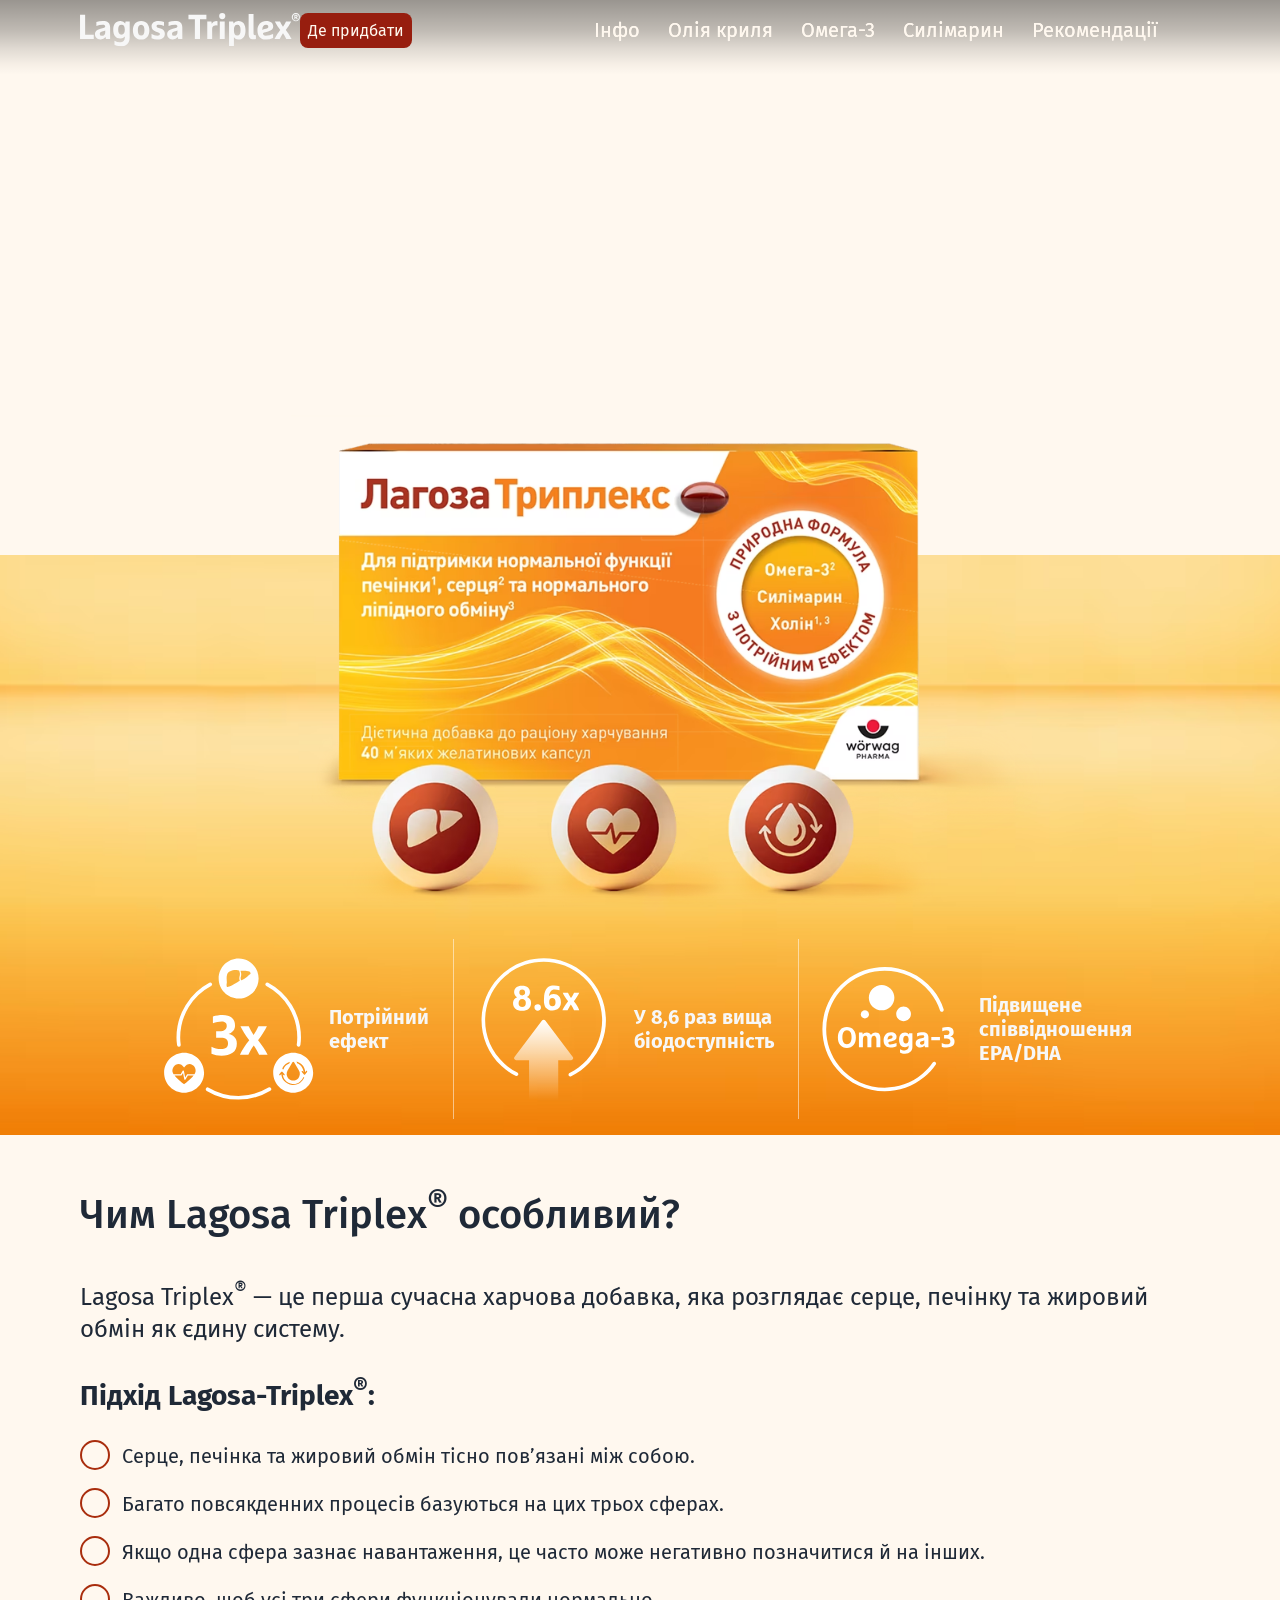
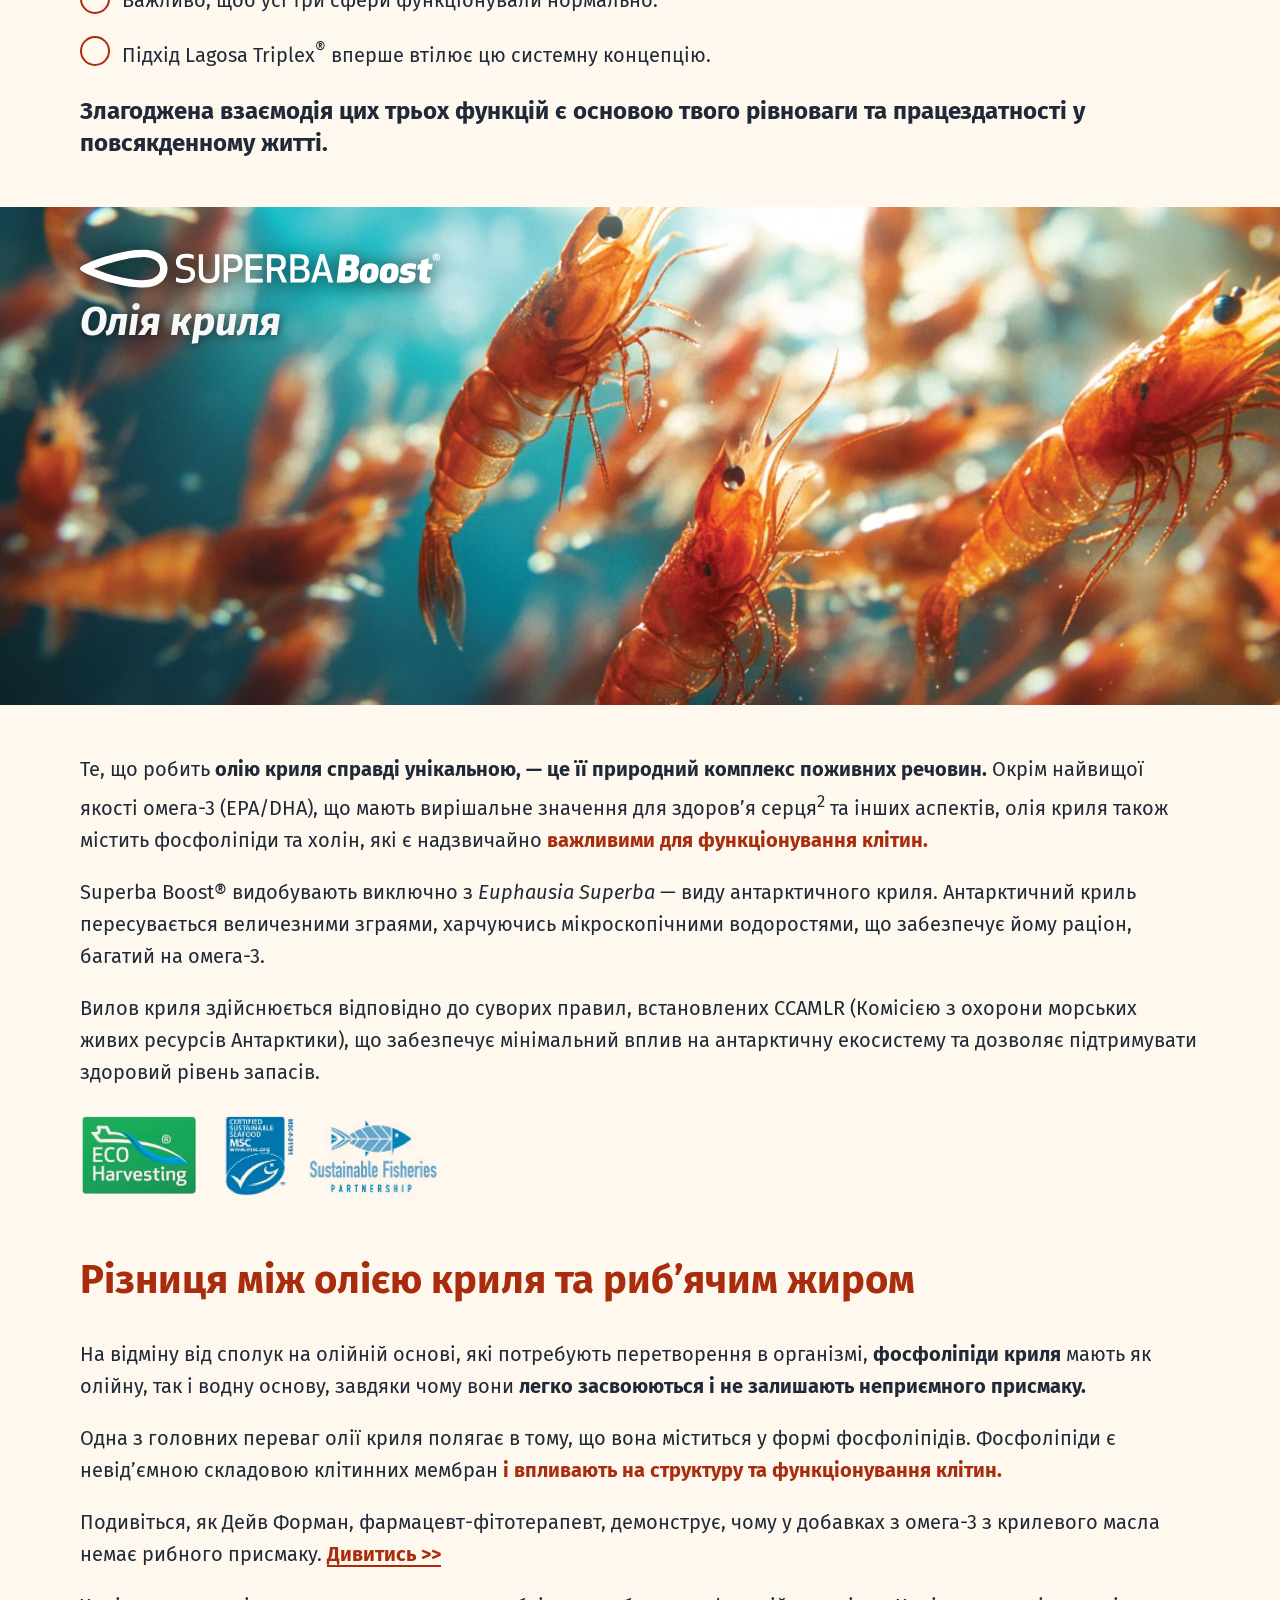
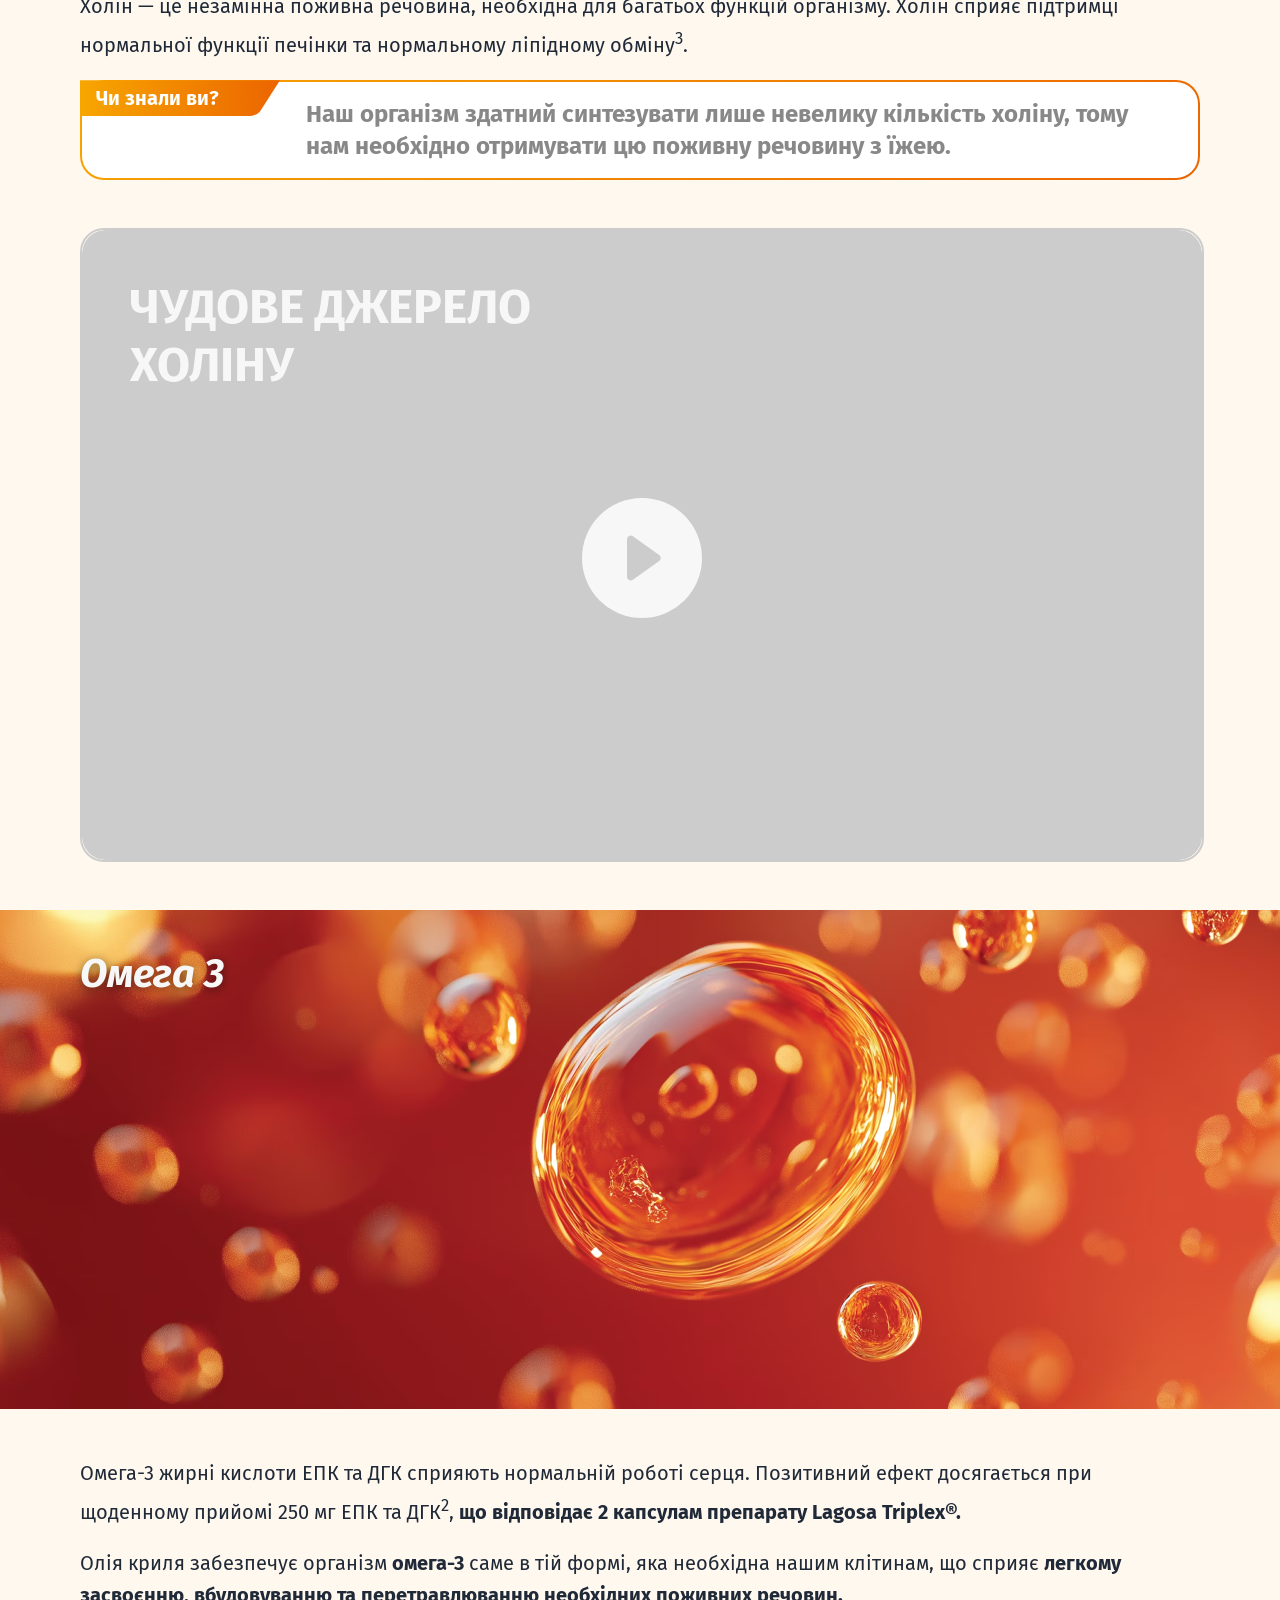
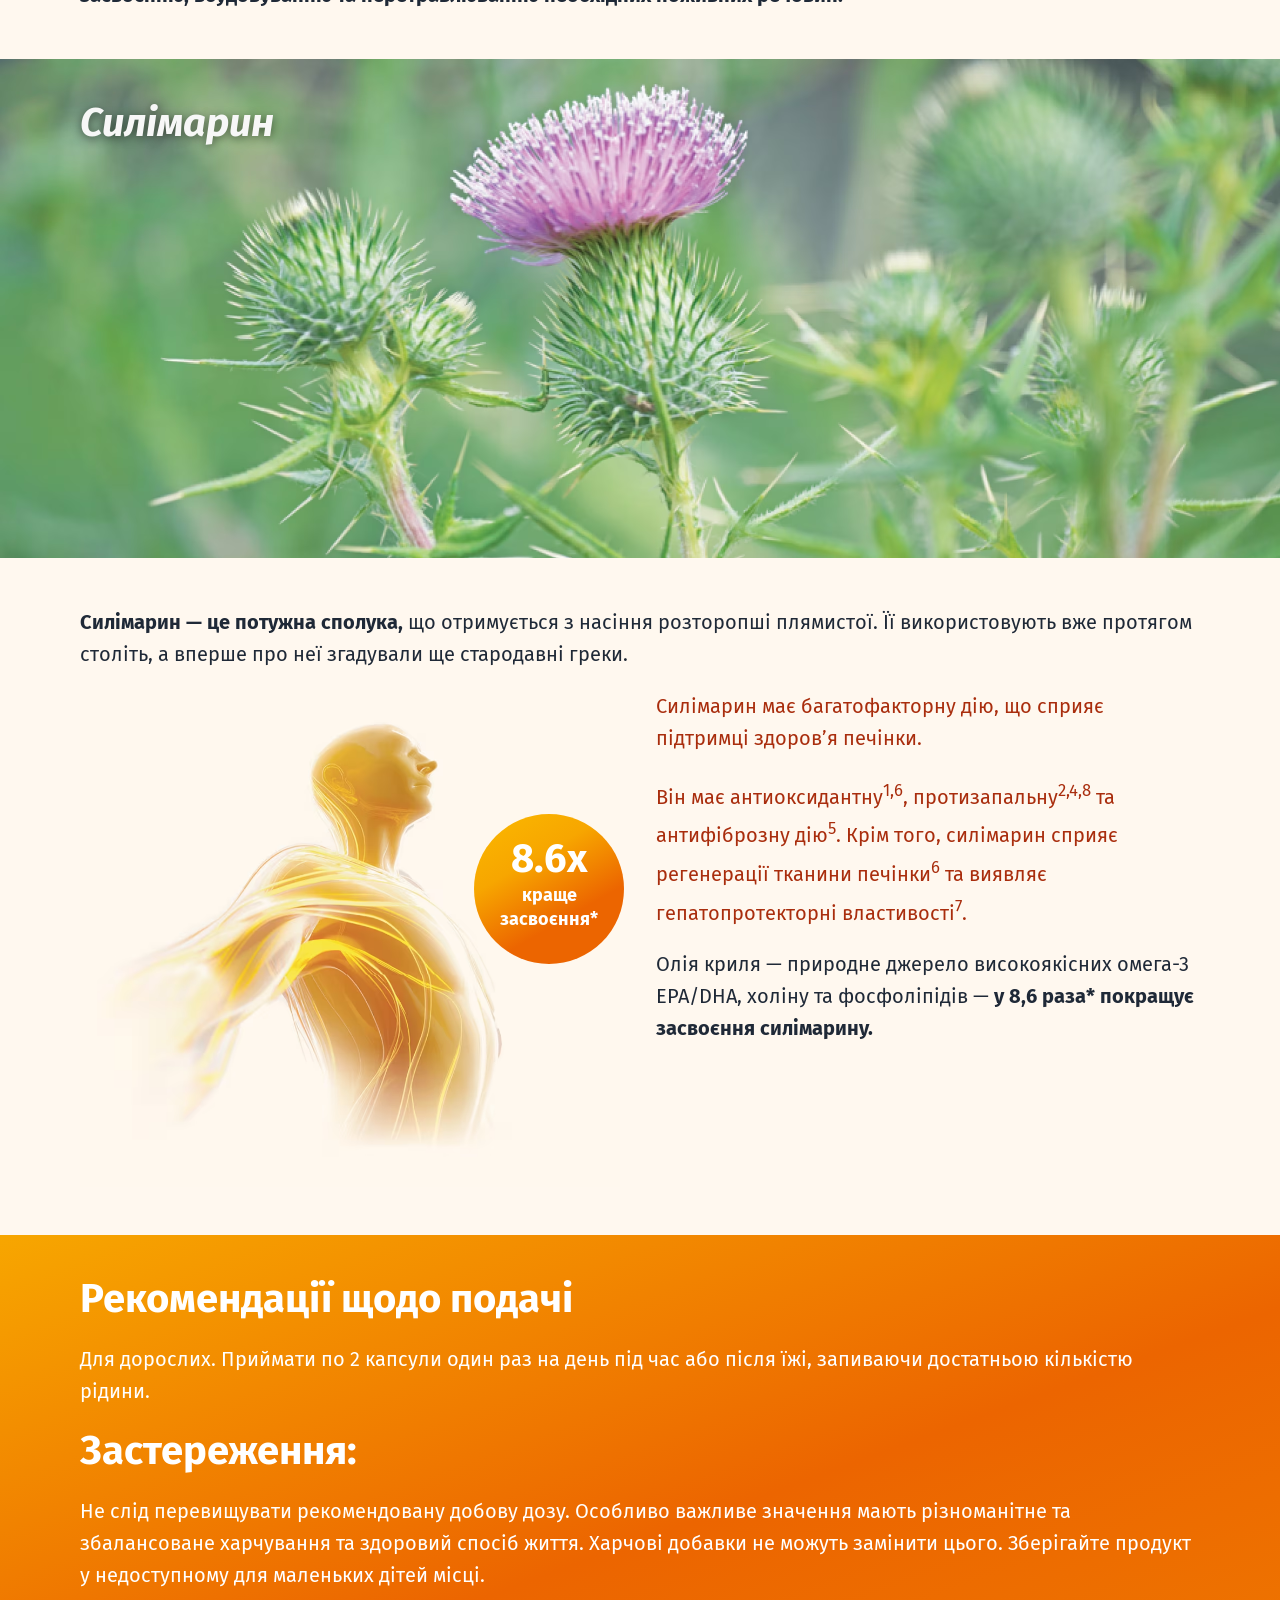
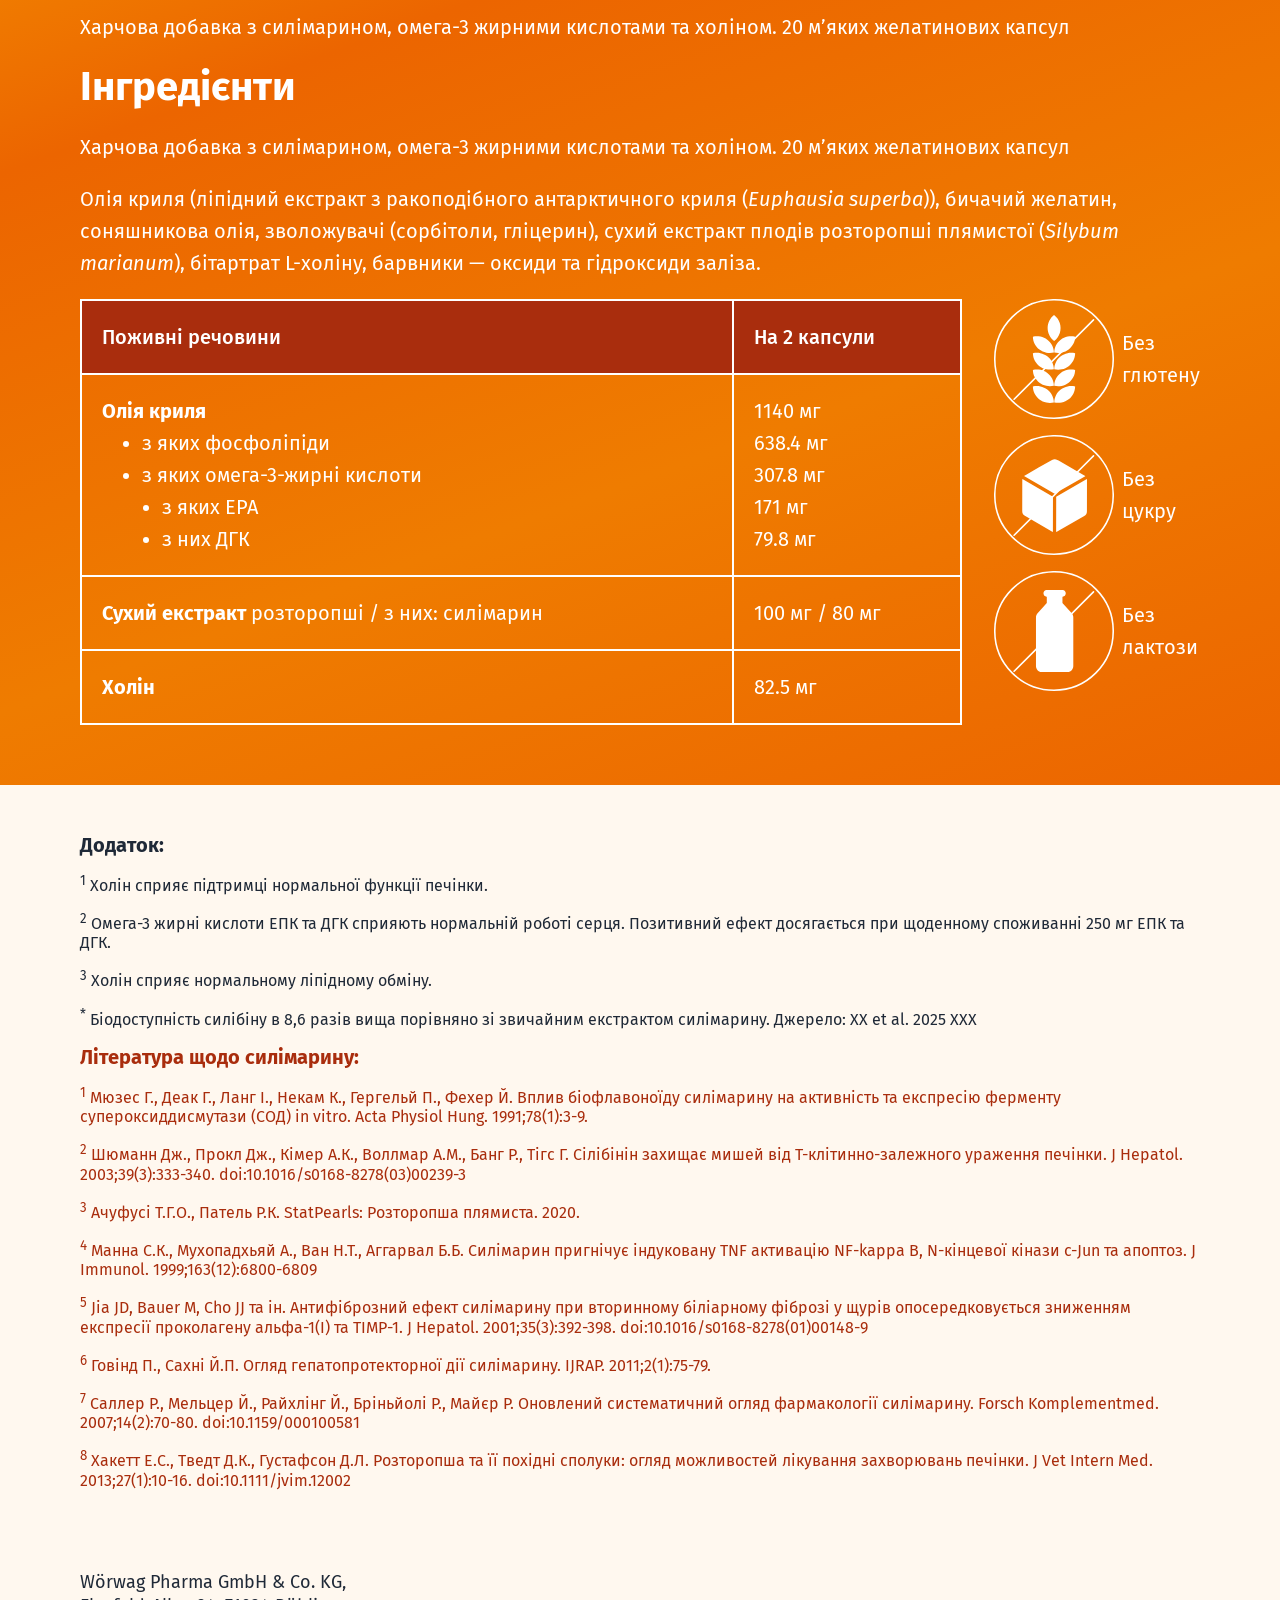
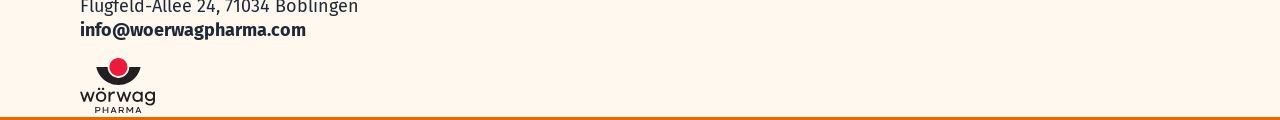
<file: index_v1.html>
<!DOCTYPE html>
<html lang="uk">
<head>
    <meta charset="UTF-8">
    <meta name="viewport" content="width=device-width, initial-scale=1.0">
    <link rel="icon" type="image/png" sizes="32x32" href="favicon_32x32.png">
    <title>Lagosa landing</title>
    <link rel="preconnect" href="https://fonts.googleapis.com">
    <link rel="preconnect" href="https://fonts.gstatic.com" crossorigin>
    <link href="https://fonts.googleapis.com/css2?family=Fira+Sans:ital,wght@0,400;0,700;1,400;1,700&display=swap" rel="stylesheet">
    <link rel="stylesheet" href="assets/style.css">
</head>
<body>
    <nav class="navbar">
        <a href="#" class="logo" id="logo-link">
            <svg xmlns="http://www.w3.org/2000/svg" xmlns:xlink="http://www.w3.org/1999/xlink" viewBox="0 0 329.88 50.037">
                <defs>
                    <clipPath id="clip-path">
                    <rect id="Rectangle_1651" data-name="Rectangle 1651" width="329.88" height="50.037" fill="none"/>
                    </clipPath>
                </defs>
                <g id="Group_2175" data-name="Group 2175" transform="translate(0 0)">
                    <path id="Path_1325" class="red" data-name="Path 1325" d="M0,1.547V37.857H20.6V31.51H7.646V1.547Z" transform="translate(0 1.257)" />
                    <g id="Group_1587" data-name="Group 1587" transform="translate(0 0)">
                    <g id="Group_1586" data-name="Group 1586" clip-path="url(#clip-path)">
                        <path id="Path_1326" class="red" data-name="Path 1326" d="M27.741,24.2c0,2.914-1.925,4.734-5.047,4.734a2.855,2.855,0,0,1-3.068-2.912c0-1.56.623-2.706,3.432-3.538l3.017-.884a3.319,3.319,0,0,0,1.665-.832Zm7.334-7.854c0-7.387-4.161-9.779-10.508-9.779A25.631,25.631,0,0,0,14.475,8.34v5.93A27.6,27.6,0,0,1,24,12.4c2.55,0,3.746.935,3.746,2.236,0,1.249-.676,1.977-2.809,2.5l-4.11,1.04c-6.294,1.56-8.48,4.473-8.48,8.53,0,4.266,3.017,7.648,8.012,7.648a9.944,9.944,0,0,0,8.063-3.538,8.1,8.1,0,0,0,.52,2.965h6.138Z" transform="translate(10.025 5.337)"/>
                        <path id="Path_1327" class="red" data-name="Path 1327" d="M44.844,19.784c0,4.42-1.354,7.334-4.995,7.334s-4.942-2.914-4.942-7.334,1.3-7.336,4.942-7.336,4.995,2.914,4.995,7.336M52.179,7.247H46.041a9.63,9.63,0,0,0-.52,3.226,8.308,8.308,0,0,0-7.231-3.9c-7.751,0-10.819,5.41-10.819,13.213s3.068,13.161,10.819,13.161a7.811,7.811,0,0,0,6.555-3.07v2.03c0,3.693-2.341,6.762-7.075,6.762a15.218,15.218,0,0,1-8.427-2.445v6.243C31.058,43.609,33.817,44.7,38.5,44.7c7.96,0,13.681-4.578,13.681-13.422Z" transform="translate(22.314 5.337)"/>
                        <path id="Path_1328" class="red" data-name="Path 1328" d="M68.506,20.512c0-8.427-4.369-13.942-12.382-13.942s-12.38,5.515-12.38,13.942,4.369,13.942,12.38,13.942,12.382-5.515,12.382-13.942m-7.439,0c0,4.89-1.3,8.063-4.942,8.063s-4.942-3.173-4.942-8.063,1.3-8.063,4.942-8.063,4.942,3.173,4.942,8.063" transform="translate(35.534 5.336)"/>
                        <path id="Path_1329" class="red" data-name="Path 1329" d="M69.487,6.57c-7.126,0-10.249,3.693-10.249,8.063,0,4.525,2.653,6.711,6.763,8.115l2.445.832c2.341.781,3.226,1.457,3.226,2.756,0,1.562-1.249,2.394-3.746,2.394a19.535,19.535,0,0,1-8.739-2.394v6.14a19.877,19.877,0,0,0,8.686,1.975c7.334,0,11.289-3.173,11.289-8.739,0-3.849-2.081-6.294-6.606-7.751l-2.447-.779c-2.548-.834-3.38-1.457-3.38-2.758,0-1.352,1.249-2.133,3.224-2.133a20.931,20.931,0,0,1,7.907,1.821V8.235A20.952,20.952,0,0,0,69.487,6.57" transform="translate(48.078 5.336)"/>
                        <path id="Path_1330" class="red" data-name="Path 1330" d="M87.5,24.2c0,2.914-1.925,4.734-5.047,4.734a2.855,2.855,0,0,1-3.068-2.912c0-1.56.623-2.706,3.432-3.538l3.017-.884a3.319,3.319,0,0,0,1.665-.832Zm7.334-7.854c0-7.387-4.161-9.779-10.508-9.779A25.631,25.631,0,0,0,74.237,8.34v5.93a27.6,27.6,0,0,1,9.52-1.872c2.55,0,3.746.935,3.746,2.236,0,1.249-.676,1.977-2.809,2.5l-4.11,1.04c-6.294,1.56-8.48,4.473-8.48,8.53,0,4.266,3.017,7.648,8.012,7.648a9.944,9.944,0,0,0,8.063-3.538,8.1,8.1,0,0,0,.52,2.965h6.138Z" transform="translate(58.569 5.337)"/>
                        
                        <path id="Path_1331" class="orange" data-name="Path 1331" d="M99.363,37.857h7.646V7.945h9.625v-6.4H89.74v6.4h9.623Z" transform="translate(72.895 1.256)"/>
                        <path id="Path_1332" class="orange" data-name="Path 1332" d="M105.3,33.731h7.334V18.489c0-3.382,1.4-5.306,4.89-5.306a10.918,10.918,0,0,1,3.123.364V6.889a7.456,7.456,0,0,0-1.977-.261,7.607,7.607,0,0,0-6.711,3.954,10.29,10.29,0,0,0-.52-3.382H105.3Z" transform="translate(85.532 5.383)"/>
                        <path id="Path_1333" class="orange" data-name="Path 1333" d="M115.142,4.655a4.63,4.63,0,1,0,4.63-4.629,4.64,4.64,0,0,0-4.63,4.629m.99,34.437h7.334V12.562h-7.334Z" transform="translate(93.529 0.02)"/>
                        <path id="Path_1334" class="orange" data-name="Path 1334" d="M135.652,12.449c3.641,0,4.942,3.016,4.942,8.063s-1.3,8.01-4.942,8.01-4.995-2.965-4.995-8.01,1.354-8.063,4.995-8.063m1.56-5.879a8.389,8.389,0,0,0-7.231,3.849,9.354,9.354,0,0,0-.52-3.173h-6.138V44.077h7.334v-12.9a7.86,7.86,0,0,0,6.816,3.277c7.49,0,10.558-5.513,10.558-13.94S144.964,6.57,137.212,6.57" transform="translate(100.174 5.336)"/>
                        <path id="Path_1335" class="orange" data-name="Path 1335" d="M139.541,29.932c0,6.4,2.186,8.791,7.126,8.791a14.961,14.961,0,0,0,3.8-.417V32.638h-1.3c-1.613,0-2.289-.573-2.289-3.173V.8h-7.334Z" transform="translate(113.348 0.65)"/>
                        <path id="Path_1336" class="orange" data-name="Path 1336" d="M159.836,12.346c2.081,0,3.277,1.04,3.277,2.756,0,1.56-1.091,2.548-3.538,3.173l-3.224.832a4.729,4.729,0,0,0-2.186.99v-.522c0-4.369,2.081-7.229,5.671-7.229m1.925,10.3c5.879-1.352,8.688-3.226,8.688-8.01,0-4.475-3.329-8.065-10.56-8.065-7.751,0-13.058,5.515-13.058,13.942s4.161,13.942,12.382,13.942a23.2,23.2,0,0,0,11.079-2.394V26.183a32.144,32.144,0,0,1-11.079,2.5c-2.914,0-4.058-1.821-4.058-2.914s.571-1.716,1.925-2.028Z" transform="translate(119.269 5.336)"/>
                        <path id="Path_1337" class="orange" data-name="Path 1337" d="M186.5,33.474A69.865,69.865,0,0,0,177.86,20a81.7,81.7,0,0,0,8.168-13.058h-7.8a58.989,58.989,0,0,1-4.525,8.115,56.823,56.823,0,0,1-4.525-8.115h-7.751A85.035,85.035,0,0,0,169.589,20a66.94,66.94,0,0,0-8.636,13.473h7.8a65,65,0,0,1,4.942-8.739,54.611,54.611,0,0,1,4.942,8.739Z" transform="translate(130.741 5.64)"/>
                        <path id="Path_1338" class="orange" data-name="Path 1338" d="M181.379,11.08c-2.853,0-4.551-2.062-4.551-4.853,0-2.769,1.7-4.852,4.551-4.852s4.569,2.082,4.569,4.852c0,2.791-1.718,4.853-4.569,4.853m0-11.08a5.985,5.985,0,0,0-6.126,6.227,6.137,6.137,0,1,0,12.273,0A5.992,5.992,0,0,0,181.379,0m-.79,4.045a3.911,3.911,0,0,1,.71-.062c1.009,0,1.274.344,1.274.93,0,.689-.547.85-1.3.951l-.689.1Zm-1.453,5.5h1.453V8.351c0-.87.063-1.153.386-1.192l.181-.022a15.059,15.059,0,0,1,1.656,2.407h1.6a15.4,15.4,0,0,0-1.82-2.689,2.094,2.094,0,0,0,1.475-1.941c0-1.334-.93-2.2-2.892-2.2a13.143,13.143,0,0,0-2.041.183Z" transform="translate(142.356 -0.001)"/>
                    </g>
                    </g>
                </g>
            </svg>
        </a>
        <ul class="nav-links">
            <li><a href="#section-1" class="nav-link">Інфо</a></li>
            <li><a href="#section-2" class="nav-link">Олія криля</a></li>
            <li><a href="#section-3" class="nav-link">Омега-3</a></li>
            <li><a href="#section-4" class="nav-link">Силімарин</a></li>
            <li><a href="#section-5" class="nav-link">Рекомендації</a></li>
        </ul>
    </nav>

    <header id="hero" class="header">
        <div class="container--guys">
            <picture>
                <source media="(min-width: 1920px)" srcset="assets/images/hero-4xl.avif">
                <source media="(min-width: 1536px)" srcset="assets/images/hero-3xl.avif">
                <source media="(min-width: 1280px)" srcset="assets/images/hero-2xl.avif">
                <source media="(min-width: 1024px)" srcset="assets/images/hero-xl.avif">
                <source media="(min-width: 768px)" srcset="assets/images/hero-lg.avif">
                <source media="(min-width: 640px)" srcset="assets/images/hero-md.avif">
                <img src="assets/images/hero-sm.avif" alt="Lagosa Team">
            </picture>
        </div>        
        <div class="container--box">
            <picture>
                <source media="(min-width: 1536px)" srcset="assets/images/box-xl.avif">
                <source media="(min-width: 768px)" srcset="assets/images/box-lg.avif">
                <img src="assets/images/box-sm.avif" alt="Lagosa Box">
            </picture>
        </div>
        <div class="container--gradient">
            <picture>
                <source media="(min-width: 2561px)" srcset="assets/images/gradient2560.avif">
                <source media="(min-width: 1921px)" srcset="assets/images/gradient2560f.avif">
                <source media="(min-width: 1536px)" srcset="assets/images/gradient1920.avif">
                <source media="(min-width: 1280px)" srcset="assets/images/gradient1600.avif">
                <source media="(min-width: 1024px)" srcset="assets/images/gradient1280.avif">
                <source media="(min-width: 768px)" srcset="assets/images/gradient1024.avif">
                <img src="assets/images/gradient768.avif" alt="Lagosa Box">
            </picture>
            <ul>
                <li>
                    <svg width="100" height="100" xmlns="http://www.w3.org/2000/svg" viewBox="0 0 100 100">
                        <g fill="none" stroke="#fff" stroke-width="2.051" stroke-linecap="round" stroke-miterlimit="10">
                            <path d="M34,25.2c-10.5,5.6-17.7,16.8-17.7,29.5c0,1.4,0.1,2.7,0.3,4.1"/>
                            <path d="M83.1,58.8c0.2-1.3,0.3-2.7,0.3-4.1c0-12.8-7.2-23.9-17.7-29.5"/>
                            <path d="M32.6,83.5c5,3,10.9,4.7,17.1,4.7c6.3,0,12.2-1.8,17.2-4.8"/>
                        </g>
                        <g fill="#fff">
                            <path d="M60.6,56.3c2.2-2.9,3.8-5.5,4.9-7.8h-4.7c-0.9,1.9-1.8,3.6-2.7,4.8c-1-1.5-1.9-3.1-2.7-4.8h-4.6
                                c1,2.2,2.7,4.8,4.9,7.8c-2.2,2.6-3.9,5.3-5.2,8h4.7c0.9-2,1.9-3.7,3-5.2c1.2,1.6,2.1,3.4,3,5.2h4.7C64.5,61.7,62.8,59,60.6,56.3
                                M43.9,58c0,2.1-1.3,3.1-4,3.1c-1.9,0-3.7-0.4-5.2-1.3v3.9c1.6,0.7,3.5,1.1,5.6,1.1c2.5,0,4.5-0.5,6.1-1.6c1.6-1.1,2.4-2.8,2.4-5.2
                                c0-1.5-0.5-2.7-1.4-3.6c-0.9-0.9-2-1.4-3.3-1.6c1.1-0.3,2-0.9,2.7-1.8c0.7-0.9,1-1.9,1-3c0-1.9-0.6-3.3-1.8-4.3
                                c-1.2-1-2.9-1.5-5.1-1.5c-1.9,0-3.7,0.3-5.4,0.8v3.8c1.6-0.6,3.3-1,4.9-1c0.9,0,1.6,0.2,2.1,0.7c0.5,0.4,0.7,1,0.7,1.8
                                c0,0.8-0.3,1.6-1,2.1c-0.7,0.6-1.7,0.9-3.2,0.9h-1.7v3.6h2.6C42.6,54.9,43.9,55.9,43.9,58"/>
                            <path d="M19.5,63.2c-6.1,0-11.1,5-11.1,11.1c0,6.1,5,11.1,11.1,11.1c6.1,0,11.1-5,11.1-11.1
                                C30.5,68.2,25.6,63.2,19.5,63.2 M19.5,80.7c0,0-3.3-2.2-5.3-4.8h3.6c0.1,0,0.3-0.1,0.3-0.2l0.8-1.3l0.7,3.5c0,0.2,0.1,0.3,0.3,0.3
                                l0.1,0c0.1,0,0.2-0.1,0.3-0.2l1.3-2.1h3.2C22.7,78.5,19.5,80.7,19.5,80.7 M25.6,74.5c-0.1,0.2-0.3,0.5-0.4,0.7h-3.9
                                c-0.1,0-0.2,0.1-0.3,0.2l-0.9,1.5l-0.7-3.6c0-0.2-0.1-0.3-0.3-0.3c-0.2,0-0.3,0-0.4,0.2l-1.1,2h-3.9c-0.1-0.2-0.3-0.4-0.4-0.7
                                c-1.5-3.1,3.1-7.7,6.2-3.1C22.6,66.7,27.2,71.4,25.6,74.5"/>
                            <path d="M49.8,10.9c-6.1,0-11.1,5-11.1,11.1c0,6.1,5,11.1,11.1,11.1c6.1,0,11.1-5,11.1-11.1
                                C60.9,15.9,55.9,10.9,49.8,10.9 M50.4,23c0,0.1,0,0.2-0.1,0.3l-0.2,0.1c-2.8,2.1-6.2,3.5-6.7,3.2c-0.3-0.2-0.4-1.1-0.2-2
                                c0.2-1-0.4-3.2,0.2-4.9c0.6-1.7,3.4-2.8,6-2.3c0.1,0,0.2,0.1,0.4,0.1c0.1,0,0.2,0.1,0.3,0.2c0.2,0.4,0.3,0.9,0.4,1.4
                                c0.1,0.4-0.1,1.3-0.2,1.8c-0.1,0.3-0.1,0.5-0.1,0.6C50.1,22.1,50.2,22.6,50.4,23 M55,20.5c-1,1-2.5,1.8-3.6,2.4
                                c-0.1,0.1-0.2,0-0.3-0.1c-0.1-0.4-0.2-0.8-0.2-1.2c0-0.1,0-0.3,0.1-0.4c0.2-0.9,0.3-1.7,0.2-2.1c-0.1-0.4-0.2-0.8-0.3-1.2
                                c0-0.1,0-0.2,0.1-0.2c2,0.1,5.3-0.2,5.4,1.3C56.6,19.4,55.8,19.6,55,20.5"/>
                            <path d="M80.1,63.2c-6.1,0-11.1,5-11.1,11.1c0,6.1,5,11.1,11.1,11.1c6.1,0,11.1-5,11.1-11.1
                                C91.2,68.2,86.2,63.2,80.1,63.2 M80.6,68.5l2.7,4.6c0.8,1.3,0.6,3-0.3,4.2c-1.5,1.8-4.2,1.8-5.7,0c-1-1.2-1.1-2.8-0.3-4.2l2.7-4.6
                                C79.8,68.1,80.4,68.1,80.6,68.5 M74.1,71.9c0.4-0.9,1-1.8,1.8-2.4c0.7-0.6,1.6-1,2.4-1.3l-0.4,0.9c-0.5,0.2-1.1,0.5-1.5,0.9
                                c-0.7,0.6-1.3,1.3-1.6,2.2c-0.1,0.2-0.3,0.3-0.5,0.2l-0.1-0.1C74,72.2,74,72,74.1,71.9 M86.2,77.1c-0.4,0.9-1,1.7-1.8,2.4l-0.1,0.1
                                c-1.3,1.1-3,1.6-4.8,1.5c-1.8-0.2-3.3-1-4.5-2.3c-0.9-1.1-1.4-2.4-1.5-3.8L73,75.6c-0.1,0.2-0.3,0.2-0.5,0.1l-0.1-0.1
                                c-0.1-0.1-0.1-0.3,0-0.4l1.1-1.4c0.1-0.1,0.2-0.1,0.3-0.1c0.1,0,0.2,0,0.3,0.1l1.2,1.4l0,0c0.1,0.1,0.1,0.4,0,0.5
                                c-0.1,0.1-0.4,0.1-0.5,0l-0.5-0.6c0.1,1.2,0.6,2.4,1.4,3.4c1,1.2,2.4,1.9,4,2.1c1.6,0.1,3.1-0.3,4.3-1.4c0.7-0.6,1.3-1.3,1.6-2.2
                                c0.1-0.2,0.3-0.3,0.5-0.2C86.2,76.8,86.3,77,86.2,77.1 M87.8,73.9l-1.1,1.4c-0.1,0.1-0.2,0.1-0.3,0.1c-0.1,0-0.2,0-0.3-0.1
                                l-1.2-1.4l0,0c-0.1-0.1-0.1-0.4,0-0.5c0.1-0.1,0.4-0.1,0.5,0l0.5,0.6c-0.1-1.2-0.6-2.4-1.4-3.4C84,70,83.2,69.4,82.3,69l-0.3-0.8
                                l0-0.1c1.3,0.4,2.4,1.1,3.3,2.1c0.9,1.1,1.4,2.4,1.5,3.8l0.5-0.7c0.1-0.2,0.3-0.2,0.5-0.1C87.9,73.5,87.9,73.7,87.8,73.9"/>
                        </g>
                    </svg>
                    <h3>Потрійний<br> ефект</h3>
                </li>
                <li>
                    <svg width="100" height="100" xmlns="http://www.w3.org/2000/svg" viewBox="0 0 100 100">
                        <defs>
                            <linearGradient id="arrowGradient" x1="49.779" y1="44.891" x2="49.779" y2="89.475" gradientUnits="userSpaceOnUse">
                                <stop offset="0" stop-color="#fff"/>
                                <stop offset="0.947" stop-color="#fff" stop-opacity=".053"/>
                                <stop offset="1" stop-color="#fff" stop-opacity="0"/>
                            </linearGradient>
                        </defs>

                        <path fill="url(#arrowGradient)"
                            d="M57.9 89.5H41.7V67.3h-7.2c-.4 0-.8-.2-1-.6-.2-.4-.1-.8.1-1.1l15.3-20.3c.2-.3.5-.4.9-.4.3 0 .7.2.9.4l15.3 20.3c.2.3.3.8.1 1.1-.2.4-.6.6-1 .6h-7.2V89.5z"/>

                        <path fill="#fff" d="M66.6,34.6c1.3-1.8,2.3-3.4,3-4.8h-2.9c-0.6,1.2-1.1,2.2-1.7,3c-0.6-0.9-1.2-1.9-1.7-3h-2.9
                            c0.6,1.4,1.6,3,3,4.8c-1.3,1.6-2.4,3.3-3.2,5h2.9c0.6-1.2,1.2-2.3,1.8-3.2c0.7,1,1.3,2.1,1.8,3.2h2.9C69,37.9,68,36.3,66.6,34.6
                            M54.6,32.8c1.2,0,1.8,0.8,1.8,2.3c0,0.7-0.1,1.3-0.4,1.7c-0.3,0.4-0.7,0.6-1.3,0.6c-1.2,0-1.8-0.8-1.8-2.4
                            C52.9,33.6,53.5,32.8,54.6,32.8 M50.2,36.4c0.2,0.9,0.5,1.5,1,2c0.4,0.5,0.9,0.8,1.5,1c0.6,0.2,1.2,0.3,2,0.3
                            c1.4,0,2.6-0.4,3.4-1.2s1.3-1.9,1.3-3.4c0-1.4-0.4-2.6-1.1-3.3c-0.7-0.8-1.7-1.2-2.9-1.2c-1.2,0-2.1,0.4-2.6,1.2
                            c0-1.1,0.4-2,0.9-2.7c0.6-0.7,1.3-1,2.2-1c0.9,0,1.8,0.1,2.7,0.4v-2.3c-0.9-0.3-2-0.4-3.1-0.4c-0.6,0-1.2,0.1-1.7,0.2
                            c-0.5,0.1-1,0.4-1.5,0.7c-0.5,0.4-0.9,0.8-1.2,1.4c-0.3,0.6-0.6,1.3-0.8,2.1c-0.2,0.9-0.3,1.9-0.3,3C49.9,34.6,50,35.6,50.2,36.4
                            M46.5,39.8c0.5,0,0.9-0.2,1.3-0.5c0.4-0.4,0.5-0.8,0.5-1.3c0-0.5-0.2-0.9-0.5-1.3c-0.4-0.4-0.8-0.5-1.3-0.5
                            c-0.5,0-0.9,0.2-1.3,0.5c-0.4,0.4-0.5,0.8-0.5,1.3c0,0.5,0.2,0.9,0.5,1.3C45.6,39.6,46,39.8,46.5,39.8 M37.9,33.4
                            c0.6,0,1.1,0.2,1.5,0.6c0.4,0.4,0.5,0.9,0.5,1.6c0,0.7-0.2,1.2-0.5,1.6c-0.4,0.4-0.9,0.6-1.5,0.6c-0.6,0-1.1-0.2-1.5-0.6
                            c-0.4-0.4-0.5-0.9-0.5-1.6c0-0.7,0.2-1.2,0.5-1.6C36.7,33.6,37.2,33.4,37.9,33.4 M37.9,28c1,0,1.6,0.6,1.6,1.7
                            c0,0.5-0.1,0.9-0.4,1.2c-0.3,0.3-0.6,0.5-1.2,0.5c-0.5,0-0.9-0.1-1.2-0.5c-0.3-0.3-0.4-0.7-0.4-1.2C36.3,28.6,36.8,28,37.9,28
                            M42.1,33.4c-0.4-0.6-1-1-1.6-1.2c0.5-0.2,0.9-0.6,1.2-1c0.3-0.5,0.5-1,0.5-1.6c0-1.1-0.4-2-1.1-2.6c-0.7-0.7-1.8-1-3.3-1
                            c-1.4,0-2.5,0.3-3.3,1c-0.7,0.7-1.1,1.5-1.1,2.6c0,0.6,0.2,1.2,0.5,1.6c0.3,0.5,0.7,0.8,1.2,1.1c-0.6,0.2-1.1,0.6-1.6,1.2
                            c-0.4,0.6-0.7,1.3-0.7,2.1c0,1.3,0.4,2.3,1.3,3.1c0.9,0.8,2.1,1.2,3.7,1.2s2.8-0.4,3.7-1.2c0.9-0.8,1.3-1.8,1.3-3.1
                            C42.8,34.7,42.6,34,42.1,33.4"/>
                        <path fill="#fff" d="M65.1,76.2c3.7-1.8,7.1-4.3,10.1-7.5c6.1-6.6,9.2-15.1,9.2-23.4c0-9.3-3.7-18.6-11.1-25.4
                            c-6.6-6.1-15.1-9.2-23.4-9.2c-9.3,0-18.6,3.7-25.4,11.1h0c-6.1,6.6-9.2,15.1-9.2,23.4c0,9.3,3.7,18.6,11.1,25.4
                            c2.4,2.2,5,4,7.8,5.4c0.5,0.3,1.1,0.1,1.4-0.4c0.3-0.5,0.1-1.1-0.4-1.4c-2.6-1.3-5.1-3-7.3-5.1C20.8,62.7,17.3,54,17.3,45.2
                            c0-7.9,2.8-15.8,8.6-22.1c6.4-6.9,15.1-10.4,23.9-10.4c7.9,0,15.8,2.8,22.1,8.6c6.9,6.4,10.4,15.1,10.4,23.9
                            c0,7.9-2.8,15.8-8.6,22.1c-2.8,3-6,5.4-9.5,7.1c-0.5,0.2-0.7,0.9-0.5,1.4C64,76.3,64.6,76.5,65.1,76.2"/>
                    </svg>
                    <h3>У 8,6 раз вища<br> біодоступність</h3>
                </li>
                <li>
                    <svg width="100" height="100" xmlns="http://www.w3.org/2000/svg" viewBox="0 0 100 100">
                        <g fill="#fff">
                            <path d="M84.1,56.9c0,1.1-0.7,1.6-2.1,1.6c-1,0-1.9-0.2-2.7-0.7v2c0.8,0.4,1.8,0.5,2.8,0.5c1.3,0,2.3-0.3,3.1-0.8
                                c0.8-0.6,1.2-1.4,1.2-2.6c0-0.8-0.2-1.4-0.7-1.9c-0.5-0.5-1-0.7-1.7-0.8c0.6-0.2,1-0.5,1.4-0.9c0.4-0.4,0.5-0.9,0.5-1.5
                                c0-1-0.3-1.7-0.9-2.2c-0.6-0.5-1.5-0.7-2.6-0.7c-1,0-1.9,0.1-2.8,0.4v1.9c0.8-0.3,1.7-0.5,2.5-0.5c0.5,0,0.8,0.1,1.1,0.3
                                c0.2,0.2,0.4,0.5,0.4,0.9c0,0.4-0.2,0.8-0.5,1.1c-0.3,0.3-0.9,0.4-1.6,0.4h-0.9v1.9H82C83.4,55.4,84.1,55.9,84.1,56.9 M78.3,54.5
                                h-4.8v1.8h4.8V54.5z M69.3,58.3c-0.3,0.3-0.7,0.4-1.1,0.4c-0.3,0-0.5-0.1-0.7-0.2c-0.2-0.2-0.3-0.4-0.3-0.6s0.1-0.5,0.2-0.7
                                c0.1-0.2,0.4-0.3,0.8-0.4l0.9-0.3c0.2-0.1,0.4-0.1,0.5-0.3v1.1C69.7,57.7,69.5,58,69.3,58.3 M71.1,52.5c-0.6-0.5-1.3-0.7-2.4-0.7
                                c-1.3,0-2.3,0.2-3.1,0.5v1.8c0.9-0.4,1.9-0.6,2.9-0.6c0.8,0,1.1,0.2,1.1,0.7c0,0.2-0.1,0.3-0.2,0.5c-0.1,0.1-0.3,0.2-0.7,0.3
                                l-1.3,0.3c-0.9,0.2-1.6,0.6-2,1c-0.4,0.4-0.6,1-0.6,1.6c0,0.7,0.2,1.2,0.7,1.7c0.4,0.4,1,0.7,1.8,0.7c1.1,0,1.9-0.4,2.5-1.1
                                c0,0.4,0.1,0.7,0.2,0.9h1.9v-5.3C71.9,53.8,71.6,53,71.1,52.5 M59.4,58.1c-1,0-1.5-0.7-1.5-2.2c0-1.5,0.5-2.2,1.5-2.2
                                c1,0,1.5,0.7,1.5,2.2C60.9,57.4,60.4,58.1,59.4,58.1 M61.3,52.1c-0.1,0.3-0.2,0.6-0.2,1c-0.5-0.8-1.2-1.2-2.2-1.2
                                c-1.1,0-2,0.4-2.5,1.1c-0.5,0.7-0.8,1.7-0.8,3c0,1.3,0.3,2.2,0.8,3c0.5,0.7,1.4,1.1,2.5,1.1c0.8,0,1.5-0.3,2-0.9v0.6
                                c0,0.6-0.2,1.1-0.6,1.5c-0.4,0.4-0.9,0.6-1.6,0.6c-0.9,0-1.7-0.2-2.6-0.7v1.9c0.7,0.5,1.6,0.7,2.8,0.7c1.3,0,2.3-0.4,3-1.1
                                c0.8-0.7,1.1-1.7,1.1-3v-7.3H61.3z M51.7,53.8c0.2,0.1,0.3,0.4,0.3,0.6c0,0.5-0.4,0.8-1.1,1l-1,0.3c-0.3,0.1-0.6,0.2-0.7,0.3v-0.2
                                c0-0.7,0.2-1.2,0.5-1.6c0.3-0.4,0.7-0.6,1.3-0.6C51.3,53.6,51.5,53.7,51.7,53.8 M53.6,55.9c0.4-0.4,0.6-0.9,0.6-1.6
                                c0-0.7-0.3-1.3-0.8-1.8c-0.5-0.5-1.3-0.7-2.4-0.7c-1.2,0-2.2,0.4-2.9,1.2c-0.7,0.8-1.1,1.8-1.1,3.1c0,1.3,0.3,2.4,1,3.1
                                c0.6,0.8,1.6,1.1,2.8,1.1c1.4,0,2.5-0.2,3.4-0.7v-1.8c-1.2,0.5-2.3,0.8-3.4,0.8c-0.4,0-0.7-0.1-0.9-0.3c-0.2-0.2-0.3-0.4-0.3-0.6
                                c0-0.3,0.2-0.5,0.6-0.6l1.4-0.3C52.5,56.6,53.2,56.3,53.6,55.9 M36.3,52.2c-0.4,0.2-0.7,0.6-0.9,0.9c0-0.5-0.1-0.8-0.2-1.1h-1.9
                                v8.1h2.2v-4.1c0-0.8,0.1-1.4,0.4-1.8c0.3-0.4,0.6-0.5,1.1-0.5c0.4,0,0.7,0.2,0.9,0.7c0.1,0.3,0.1,0.8,0.1,1.6v4.2h2.2v-4.1
                                c0-0.8,0.1-1.4,0.4-1.8c0.2-0.4,0.6-0.6,1.1-0.6c0.5,0,0.8,0.2,0.9,0.7C43,54.7,43,55.2,43,56v4.2h2.2v-4.7c0-1-0.1-1.7-0.3-2.2
                                c-0.4-1-1.2-1.4-2.4-1.4c-0.6,0-1,0.1-1.5,0.4c-0.4,0.3-0.8,0.6-1,1c-0.4-0.9-1.2-1.4-2.4-1.4C37.2,51.9,36.8,52,36.3,52.2
                                M26.6,48.9c-1.6,0-2.8,0.5-3.7,1.6c-0.9,1-1.3,2.4-1.3,4.2c0,1.7,0.4,3.1,1.3,4.2c0.9,1.1,2.1,1.6,3.7,1.6c1.6,0,2.8-0.5,3.7-1.6
                                c0.9-1.1,1.3-2.4,1.3-4.2c0-1.7-0.4-3.1-1.3-4.2C29.4,49.4,28.2,48.9,26.6,48.9 M28.6,57.4c-0.4,0.7-1.1,1.1-2,1.1
                                c-0.9,0-1.6-0.4-1.9-1.1c-0.4-0.7-0.6-1.6-0.6-2.8c0-1.1,0.2-2.1,0.6-2.8c0.4-0.7,1-1.1,1.9-1.1c0.9,0,1.6,0.4,2,1.1
                                c0.4,0.7,0.6,1.6,0.6,2.8C29.2,55.8,29,56.7,28.6,57.4"/>
                            <path d="M40.9,37.6c-2.8-2.8-2.8-7.3,0-10c2.8-2.8,7.3-2.8,10,0c2.8,2.8,2.8,7.3,0,10C48.2,40.3,43.7,40.3,40.9,37.6"
                                />
                            <path d="M55.2,44.5c-1.6-1.6-1.6-4.2,0-5.8c1.6-1.6,4.2-1.6,5.8,0c1.6,1.6,1.6,4.2,0,5.8
                                C59.4,46.1,56.8,46.1,55.2,44.5"/>
                            <path d="M35,43.5c-0.9-0.9-0.9-2.3,0-3.2c0.9-0.9,2.3-0.9,3.2,0c0.9,0.9,0.9,2.3,0,3.2C37.3,44.3,35.9,44.3,35,43.5"/>
                            <path d="M80.4,39.1c-1.3-3.9-3.3-7.7-6.1-11c-6.8-8.3-16.7-12.5-26.7-12.5c-7.8,0-15.6,2.6-22,7.9
                                C17.3,30.2,13,40.1,13,50.1c0,7.8,2.6,15.6,7.9,22c6.8,8.3,16.7,12.5,26.7,12.5c7.8,0,15.6-2.6,22-7.9c2.5-2.1,4.6-4.4,6.4-7
                                c0.3-0.5,0.2-1.1-0.3-1.4c-0.5-0.3-1.1-0.2-1.4,0.3c-1.7,2.4-3.7,4.6-6,6.6c-6.1,5-13.4,7.4-20.7,7.4c-9.4,0-18.7-4-25.1-11.8
                                c-5-6.1-7.4-13.4-7.4-20.7c0-9.4,4-18.7,11.8-25.1c6.1-5,13.4-7.4,20.7-7.4c9.4,0,18.7,4,25.1,11.8c2.6,3.2,4.5,6.7,5.7,10.4
                                c0.2,0.5,0.8,0.8,1.3,0.6C80.2,40.2,80.5,39.6,80.4,39.1"/>
                        </g>
                    </svg>
                    <h3>Підвищене<br> співвідношення<br> EPA/DHA</h3>
                </li>
            </ul>
        </div>
    </header>

    <section id="section-1" class="section section--container">
        <div>
            <h2>Чим Lagosa Triplex<sup>®</sup> особливий?</h2>
            <p class="bigger">Lagosa Triplex<sup>®</sup> — це перша сучасна харчова добавка, яка розглядає серце, печінку та жировий обмін як єдину систему.</p>
            <h3>Підхід Lagosa-Triplex<sup>®</sup>:</h3>
            <ul>
                <li>Серце, печінка та жировий обмін тісно пов’язані між собою.</li>
                <li>Багато повсякденних процесів базуються на цих трьох сферах.</li>
                <li>Якщо одна сфера зазнає навантаження, це часто може негативно позначитися й на інших.</li>
                <li>Важливо, щоб усі три сфери функціонували нормально.</li>
                <li>Підхід Lagosa Triplex<sup>®</sup> вперше втілює цю системну концепцію.</li>
            </ul>
            <p class="bigger stronger">Злагоджена взаємодія цих трьох функцій є основою твого рівноваги та працездатності у повсякденному житті.</p>
        </div>
    </section>

    <section id="section-2" class="section">
        <header>
            <picture>
                <img src="assets/images/content_krill_2560.avif" loading="lazy" alt="Krill oil">
            </picture>
            <div class="subcontainer">
                <svg id="a" xmlns="http://www.w3.org/2000/svg" width="409.67" height="43.39" xmlns:xlink="http://www.w3.org/1999/xlink" viewBox="0 0 409.67 43.39"><defs><style>.d{fill:#fff;}.e{clip-path:url(#b);}.f{fill:none;}.g{clip-path:url(#c);}</style><clipPath id="b"><rect class="f" width="409.67" height="43.39"/></clipPath><clipPath id="c"><rect class="f" width="409.67" height="43.39"/></clipPath></defs><g class="e"><path class="d" d="m70.71,8.53h0c2.27,0,4.4.15,6.33.44,4.46.68,7.92,2.12,10.26,4.3,2.44,2.25,3.32,4.95,3.63,6.81.09.52.13,1.05.13,1.59,0,2.28-.77,4.63-2.16,6.61-.47.67-1.01,1.29-1.6,1.84-2.35,2.17-5.79,3.61-10.25,4.29-1.94.29-4.07.45-6.35.45-8.08,0-18.52-1.65-30.2-4.76-2.98-.79-6.04-1.69-9.08-2.65-5.55-1.76-10.97-3.73-15.69-5.7,4.77-1.97,10.16-3.93,15.62-5.67,3.02-.97,6.08-1.87,9.08-2.68,11.74-3.17,22.21-4.85,30.26-4.85m0-8.53c-9.79,0-21.39,2.15-32.49,5.15-3.21.87-6.38,1.81-9.45,2.79-8.13,2.59-15.55,5.47-21.23,8.05-2,.91-4.26,1.79-6.08,3.26C.56,19.97,0,20.76,0,21.66c0,.79.44,1.51,1.15,2.16.71.67,5.63,3.27,6.51,3.68,5.66,2.63,13.08,5.5,21.19,8.07,3.07.97,6.25,1.91,9.46,2.77,11.07,2.95,22.65,5.05,32.4,5.05,2.81,0,5.35-.19,7.64-.55,6.89-1.05,11.58-3.53,14.75-6.46,1.04-.97,1.98-2.04,2.79-3.2,2.35-3.35,3.7-7.41,3.7-11.51,0-1-.08-1.99-.24-2.98-.5-3-1.97-7.72-6.25-11.68-3.17-2.93-7.87-5.42-14.78-6.47C76.04.19,73.51,0,70.71,0"/></g><path class="d" d="m296.04,5.49h12.26c8.5,0,10.12,3.93,9.48,9.22-.3,2.48-1.84,4.61-3.89,5.85,2.14,1.03,3.67,3.33,3.2,7-.68,5.6-3.59,9.95-12.56,9.95h-12.43l3.93-32.03Zm9.78,18.58h-3.71l-.81,6.58h3.72c2.13,0,3.12-1.32,3.37-3.29.21-2.01-.47-3.29-2.56-3.29m.98-11.7h-3.25l-.68,5.55h3.25c2.01,0,2.65-1.36,2.82-2.77.17-1.41-.13-2.78-2.13-2.78"/><path class="d" d="m318.59,26.83c.9-7.39,3.93-11.36,12-11.36s10.08,3.97,9.18,11.36c-.9,7.39-3.89,11.36-11.96,11.36s-10.12-3.97-9.22-11.36m13.07,0c.47-3.93.04-5.04-1.84-5.04s-2.65,1.11-3.12,5.04c-.47,3.93,0,5.04,1.88,5.04s2.6-1.11,3.07-5.04"/><path class="d" d="m341.22,26.83c.9-7.39,3.93-11.36,12-11.36s10.08,3.97,9.18,11.36c-.9,7.39-3.89,11.36-11.96,11.36s-10.12-3.97-9.22-11.36m13.07,0c.47-3.93.04-5.04-1.84-5.04s-2.65,1.11-3.12,5.04c-.47,3.93,0,5.04,1.88,5.04s2.6-1.11,3.07-5.04"/><path class="d" d="m381.84,23c-2.14-.9-4.66-1.37-7-1.37-1.5,0-2.43.34-2.56,1.28-.09.98.55,1.24,1.54,1.32,6.92.55,8.58,1.79,7.99,6.49-.51,4.23-3.25,7.47-10.89,7.47-4.06,0-6.28-.72-7.99-1.45l.9-6.32c2.56,1.11,5.25,1.67,7.73,1.67,1.54,0,2.48-.34,2.6-1.28.13-.98-.55-1.24-1.54-1.32-6.79-.6-8.58-1.88-8.03-6.49.55-4.48,3.72-7.51,10.68-7.51,3.97,0,5.98.55,7.47,1.2l-.9,6.32Z"/><path class="d" d="m398.37,37.59c-1.11.38-3.07.6-4.66.6-6.11,0-8.11-2.65-7.52-7.6l1.03-8.07h-3.37l.64-5.21,3.46-.94.55-4.27,8.63-2.22-.77,6.28h4.87l-.77,6.36h-4.87l-.9,7.13c-.17,1.37.38,2.01,1.88,2.01,1.2,0,2.26-.26,2.43-.3l-.64,6.23Z"/><g class="g"><path class="d" d="m401.29,8.33c0-2.98,1.91-4.06,4.18-4.06s4.2,1.09,4.2,4.06-1.91,4.05-4.2,4.05-4.18-1.09-4.18-4.05m7.39,0c0-2.26-1.46-3.11-3.19-3.11s-3.21.85-3.21,3.11,1.46,3.1,3.21,3.1,3.19-.85,3.19-3.1m-3.18.75h-.73v1.38h-1.14v-4.28h2.01c1.14,0,1.53.64,1.53,1.45,0,.47-.15.98-.61,1.24l.91,1.59h-1.3l-.67-1.38Zm.12-1.88h-.85v.92h.85c.35,0,.41-.26.41-.46,0-.27-.14-.46-.41-.46"/></g><path class="d" d="m130.96,27.78c0,6.1-3.61,10.26-12.23,10.26-3.22,0-7.34-.73-9.53-1.84v-4.81c1.76.77,4.85,2.1,9.23,2.1,5.8,0,7.51-2.36,7.51-5.41,0-3.56-1.5-4.42-5.84-4.98-7.86-.99-10.91-3.09-10.91-8.97,0-4.72,2.66-9.32,11.42-9.32,4.16,0,7.08.73,8.72,1.55v4.68c-2.36-1.03-5.28-1.67-8.46-1.67-5.02,0-6.74,2.06-6.74,4.81,0,3.48,1.98,4.08,6.23,4.64,6.7.9,10.6,2.4,10.6,8.97"/><path class="d" d="m135.21,27.4V5.34h4.81v21.64c0,6.05,4.21,6.7,6.87,6.7s6.87-.64,6.87-6.7V5.34h4.81v22.07c0,9.02-7.3,10.65-11.68,10.65s-11.68-1.63-11.68-10.65"/><path class="d" d="m168.4,37.53h-4.81V5.33h10.35c8.29,0,11.16,4.81,11.16,10.09s-2.87,10.04-11.16,10.04h-5.54v12.06Zm0-16.44h5.75c4.81,0,5.71-3.26,5.71-5.67s-.9-5.67-5.71-5.67h-5.75v11.33Z"/><polygon class="d" points="206.69 23.07 193.3 23.07 193.3 33.11 208.07 33.11 208.07 37.54 188.49 37.54 188.49 5.34 208.07 5.34 208.07 9.76 193.3 9.76 193.3 18.65 206.69 18.65 206.69 23.07"/><path class="d" d="m217.56,37.53h-4.81V5.33h10.48c8.33,0,10.99,3.73,10.99,9.57,0,4.16-1.29,7.21-5.24,8.59l6.74,14.04h-5.62l-5.84-13.09h-6.7v13.09Zm0-17.47h6.35c4.46,0,5.07-2.53,5.07-5.15s-.6-5.15-5.07-5.15h-6.35v10.3Z"/><path class="d" d="m239.41,5.34h10.82c7.86,0,10.22,3.82,10.22,8.8,0,2.75-1.42,5.24-3.86,6.4,3.09.9,4.85,3.86,4.85,7.56,0,5.32-2.62,9.45-10.95,9.45h-11.08V5.34Zm10.95,4.42h-6.14v9.02h6.31c3.86,0,4.77-2.36,4.77-4.42s-.73-4.59-4.94-4.59m-6.14,23.35h6.44c4.51,0,5.62-2.49,5.62-5.15,0-3.31-1.5-5.11-5.58-5.11h-6.48v10.26Z"/><path class="d" d="m280.72,29.67h-10.3l-2.28,7.86h-5.24l10.22-32.58h4.89l10.22,32.58h-5.24l-2.28-7.86Zm-5.15-18.2l-4.12,14.25h8.24l-4.12-14.25Z"/></svg>
                <h2>Олія криля</h2>
            </div>
        </header>
        <div class="container">
            <p>Те, що робить <strong>олію криля справді унікальною, — це її природний комплекс поживних речовин.</strong> Окрім найвищої якості омега-3 (EPA/DHA), що мають вирішальне значення для здоров’я серця<sup>2</sup> та інших аспектів, олія криля також містить фосфоліпіди та холін, які є надзвичайно <strong class="dark-red">важливими для функціонування клітин.</strong></p>
            <p>Superba Boost® видобувають виключно з <em>Euphausia Superba</em> — виду антарктичного криля. Антарктичний криль пересувається величезними зграями, харчуючись мікроскопічними водоростями, що забезпечує йому раціон, багатий на омега-3.</p>
            <p>Вилов криля здійснюється відповідно до суворих правил, встановлених CCAMLR (Комісією з охорони морських живих ресурсів Антарктики), що забезпечує мінімальний вплив на антарктичну екосистему та дозволяє підтримувати здоровий рівень запасів.</p>
            <img class="logos" src="assets/images/fish-icons.avif" loading="lazy" alt="Логотипи компаній">
            <h2 class="stronger dark-red">Різниця між олією криля та риб’ячим жиром</h2>
            <p>На відміну від сполук на олійній основі, які потребують перетворення в організмі, <strong>фосфоліпіди криля</strong> мають як олійну, так і водну основу, завдяки чому вони <strong>легко засвоюються і не залишають неприємного присмаку.</strong></p>
            <p>Одна з головних переваг олії криля полягає в тому, що вона міститься у формі фосфоліпідів. Фосфоліпіди є невід’ємною складовою клітинних мембран <strong class="dark-red">і впливають на структуру та функціонування клітин.</strong></p>
            <p>Подивіться, як Дейв Форман, фармацевт-фітотерапевт, демонструє, чому у добавках з омега-3 з крилевого масла немає рибного присмаку. <a class="link" href="http://video.akerbiomarine.com/the-difference-between-krill-oil" target="_blank">Дивитись&nbsp;>></a></p>
            <p>Холін — це незамінна поживна речовина, необхідна для багатьох функцій організму. Холін сприяє підтримці нормальної функції печінки та нормальному ліпідному обміну<sup>3</sup>.</p>
            
            <div class="did-you-know">
                <div class="did-you-know__badge">
                    Чи знали ви?
                </div>

                <div class="did-you-know__content">
                    Наш організм здатний синтезувати лише невелику кількість холіну, тому нам необхідно отримувати цю поживну речовину з їжею.
                </div>
            </div>

            <div class="video-wrapper" id="videoContainer">
                <div class="video-placeholder" onclick="playVideo()">
                    Чудове джерело<br> холіну
                    <svg viewBox="0 0 16 16" xmlns="http://www.w3.org/2000/svg" class="bi bi-play-circle-fill">
                        <path d="M16 8A8 8 0 1 1 0 8a8 8 0 0 1 16 0zM6.79 5.093A.5.5 0 0 0 6 5.5v5a.5.5 0 0 0 .79.407l3.5-2.5a.5.5 0 0 0 0-.814l-3.5-2.5z"/>
                    </svg>
                </div>

                <video id="mainVideo" preload="none" controls>
                    <source src="video_hd.mp4" type="video/mp4">
                </video>
            </div>
        </div>
    </section>

    <section id="section-3" class="section">
        <header>
            <picture>
                <img src="assets/images/content_omega_2560.avif" loading="lazy" alt="Омега 3">
            </picture>
            <div class="subcontainer">
                <h2>Омега 3</h2>
            </div>
        </header>
        <div class="container">
            <p>Омега-3 жирні кислоти ЕПК та ДГК сприяють нормальній роботі серця. Позитивний ефект досягається при щоденному прийомі 250 мг ЕПК та ДГК<sup>2</sup>, <strong>що відповідає 2 капсулам препарату Lagosa Triplex®.</strong></p>
            <p>Олія криля забезпечує організм <strong>омега-3</strong> саме в тій формі, яка необхідна нашим клітинам, що сприяє <strong>легкому засвоєнню, вбудовуванню та перетравлюванню необхідних поживних речовин.</strong></p>
        </div>
    </section>

    <section id="section-4" class="section">
        <header>
            <picture>
                <img src="assets/images/content_silymarin_2560.avif" loading="lazy" alt="Силімарин">
            </picture>
            <div class="subcontainer">
                <h2>Силімарин</h2>
            </div>
        </header>
        <div class="container">
            <p><strong>Силімарин — це потужна сполука,</strong> що отримується з насіння розторопші плямистої. Її використовують вже протягом століть, а вперше про неї згадували ще стародавні греки.</p>
            <div class="wrapper">
                <div class="img-wrapper">
                    <picture>
                        <img src="assets/images/silmarin_content.avif" loading="lazy" alt="Засвоєння силімарину">
                    </picture>
                    <div class="label">
                        <h4>8.6x</h4>
                        <p>краще засвоєння*</p>
                    </div>
                </div>
                <div>
                    <p class="dark-red">Силімарин має багатофакторну дію, що сприяє підтримці здоров’я печінки.</p>
                    <p class="dark-red">Він має антиоксидантну<sup>1,6</sup>, протизапальну<sup>2,4,8</sup> та антифіброзну дію<sup>5</sup>. Крім того, силімарин сприяє регенерації тканини печінки<sup>6</sup> та виявляє гепатопротекторні властивості<sup>7</sup>.</p>
                    <p>Олія криля — природне джерело високоякісних омега-3 EPA/DHA, холіну та фосфоліпідів — <strong>у 8,6 раза* покращує засвоєння силімарину.</strong></p>
                </div>
            </div>
        </div>
    </section>

    <section id="section-5" class="section section--gradient-bg">
        <div class="container">
            <h2>Рекомендації щодо подачі</h2>
            <p>Для дорослих. Приймати по 2 капсули один раз на день під час або після їжі, запиваючи достатньою кількістю рідини.</p>
            <h2>Застереження:</h2>
            <p>Не слід перевищувати рекомендовану добову дозу. Особливо важливе значення мають різноманітне та збалансоване харчування та здоровий спосіб життя. Харчові добавки не можуть замінити цього. Зберігайте продукт у недоступному для маленьких дітей місці.</p>
            <p>Харчова добавка з силімарином, омега-3 жирними кислотами та холіном. 20 м’яких желатинових капсул</p>
            <h2>Інгредієнти</h2>
            <p>Харчова добавка з силімарином, омега-3 жирними кислотами та холіном. 20 м’яких желатинових капсул</p>
            <p>Олія криля (ліпідний екстракт з ракоподібного антарктичного криля (<em>Euphausia superba</em>)), бичачий желатин, соняшникова олія, зволожувачі (сорбітоли, гліцерин), сухий екстракт плодів розторопші плямистої (<em>Silybum marianum</em>), бітартрат L-холіну, барвники&nbsp;— оксиди та гідроксиди заліза.</p>
        
            <div class="table-icons">
                <div class="table-container">
                    <table class="custom-table">
                        <thead>
                            <tr>
                                <th>Поживні речовини</th>
                                <th>На 2 капсули</th>
                            </tr>
                        </thead>
                        <tbody>
                            <tr>
                                <td>
                                    <p><strong>Олія криля</strong></p>
                                    <ul class="two-stage">
                                        <li>з яких фосфоліпіди</li>
                                        <li>з яких омега-3-жирні кислоти</li>
                                        <li class="indented">з яких EPA</li>
                                        <li class="indented">з них ДГК</li>
                                    </ul>
                                </td>
                                <td>
                                    <ul class="clear">
                                        <li>1140 мг</li>
                                        <li>638.4 мг</li>
                                        <li>307.8 мг</li>
                                        <li>171 мг</li>
                                        <li>79.8 мг</li>
                                    </ul>
                                </td>
                            </tr>
                            <tr>
                                <td><strong>Сухий екстракт</strong> розторопші / з них: силімарин</td>
                                <td>100 мг / 80 мг</td>
                            </tr>
                            <tr>
                                <td class="stronger">Холін</td>
                                <td>82.5 мг</td>
                            </tr>
                        </tbody>
                    </table>
                </div>

                <ul class="free">
                    <li>
                        <svg xmlns="http://www.w3.org/2000/svg" width="97.49" height="97.49" viewBox="0 0 97.49 97.49">
                            <path d="m48.75,96.85c26.57,0,48.11-21.54,48.11-48.11S75.32.63,48.75.63.63,22.17.63,48.74s21.54,48.11,48.11,48.11Z" fill="none" stroke="#fff" stroke-width="1.27"/>
                            <line x1="16.32" y1="81.48" x2="80.85" y2="16.94" fill="none" stroke="#fff" stroke-linecap="round" stroke-width="1.27"/>
                            <path d="m31.58,71.15c.03,2.03.53,4.03,1.46,5.84.93,1.81,2.26,3.39,3.89,4.6,1.65,1.24,3.55,2.11,5.58,2.53,2.02.42,4.11.4,6.12-.08-.04-2.03-.53-4.03-1.46-5.84-.93-1.81-2.26-3.39-3.89-4.6-1.65-1.24-3.55-2.11-5.58-2.53-2.02-.42-4.11-.4-6.12.08m0-13.55c.04,2.03.54,4.03,1.47,5.84.93,1.81,2.25,3.39,3.88,4.61,1.65,1.24,3.55,2.1,5.58,2.52,2.02.42,4.11.39,6.12-.08-.04-2.03-.54-4.03-1.46-5.84-.93-1.81-2.26-3.38-3.88-4.6-1.65-1.24-3.55-2.11-5.58-2.53-2.02-.42-4.11-.39-6.12.09m0-13.5c.04,2.03.54,4.03,1.46,5.84.93,1.81,2.26,3.38,3.88,4.6,1.65,1.24,3.55,2.11,5.58,2.53,2.02.42,4.11.39,6.12-.09-.04-2.03-.54-4.03-1.47-5.84-.93-1.81-2.25-3.38-3.88-4.6-1.65-1.24-3.55-2.1-5.58-2.52-2.02-.42-4.11-.39-6.12.08Zm0-13.49c.03,2.03.53,4.03,1.46,5.84.93,1.81,2.26,3.38,3.89,4.6,1.65,1.24,3.55,2.11,5.58,2.53,2.02.42,4.11.4,6.12-.08-.04-2.03-.53-4.03-1.46-5.84-.93-1.81-2.26-3.38-3.89-4.6-1.65-1.24-3.55-2.11-5.58-2.53-2.02-.42-4.11-.4-6.12.08m22.63,42.95c-1.62,1.22-2.93,2.8-3.85,4.61-.92,1.81-1.41,3.8-1.43,5.83,2.01.47,4.11.49,6.13.06,2.02-.43,3.92-1.3,5.57-2.54,1.61-1.22,2.92-2.79,3.83-4.58.92-1.8,1.41-3.78,1.45-5.8-2.01-.48-4.1-.52-6.12-.11-2.02.41-3.93,1.26-5.58,2.5v.03Zm0-13.5c-1.62,1.22-2.93,2.8-3.85,4.61-.92,1.81-1.41,3.8-1.44,5.83,2.01.47,4.1.5,6.13.07,2.02-.43,3.92-1.29,5.57-2.54,1.61-1.22,2.93-2.8,3.84-4.61.92-1.81,1.41-3.8,1.44-5.83-2.01-.48-4.1-.51-6.12-.09-2.02.42-3.93,1.28-5.58,2.53v.03Zm0-13.5c-1.61,1.23-2.93,2.8-3.84,4.61-.92,1.81-1.41,3.8-1.44,5.83,2.01.48,4.1.5,6.13.07,2.02-.42,3.93-1.29,5.57-2.54,1.62-1.23,2.93-2.8,3.85-4.61.92-1.81,1.41-3.81,1.44-5.83-2.01-.48-4.1-.51-6.12-.08-2.02.42-3.93,1.28-5.58,2.53v.03Zm-10.65-22.96c.01,2.05.5,4.07,1.41,5.9.92,1.83,2.24,3.43,3.87,4.67,2.19-1.65,3.8-3.95,4.63-6.57.82-2.62.81-5.43-.04-8.03-.84-2.61-2.48-4.89-4.68-6.53-1.61,1.25-2.92,2.85-3.82,4.68-.9,1.83-1.37,3.84-1.37,5.88Zm22.35,7c-.03,2.03-.52,4.02-1.43,5.83-.92,1.81-2.23,3.39-3.85,4.61-1.65,1.24-3.55,2.11-5.58,2.53-2.02.42-4.11.4-6.12-.08.03-2.03.52-4.02,1.43-5.83.92-1.81,2.23-3.39,3.85-4.61,1.65-1.24,3.55-2.11,5.58-2.53,2.02-.42,4.11-.4,6.12.08" fill="#fff"/>
                        </svg>
                        <p>Без глютену</p>                        
                    </li>
                    <li>
                        <svg xmlns="http://www.w3.org/2000/svg" width="97.49" height="97.49" viewBox="0 0 97.49 97.49">
                            <path d="m48.75,96.85c26.57,0,48.11-21.54,48.11-48.11S75.32.63,48.75.63.63,22.17.63,48.74s21.54,48.11,48.11,48.11Z" fill="none" stroke="#fff" stroke-width="1.27"/>
                            <line x1="16.32" y1="81.48" x2="80.85" y2="16.94" fill="none" stroke="#fff" stroke-linecap="round" stroke-width="1.27"/>
                            <path d="m50.49,78.79c.3-.09.59-.21.86-.37l21.98-12.63c1.34-.77,2.17-2.21,2.16-3.74l.05-25.35c0-.32-.04-.63-.1-.92l-24.91,14.31-.05,28.71Z" fill="#fff"/>
                            <path d="m23.08,35.67c-.07.3-.1.61-.1.93l-.05,25.35c-.01,1.55.82,2.98,2.15,3.75l21.93,12.72c.27.16.56.28.84.37l.06-28.72-24.83-14.41Z" fill="#fff"/>
                            <path d="m52.46,20.8l-1-.58c-1.34-.78-3-.77-4.33-.01l-10.92,6.28-11.05,6.35c-.27.15-.53.34-.76.55l24.85,14.41,24.91-14.31c-.22-.21-.48-.4-.76-.56l-20.94-12.13Z" fill="#fff"/>
                        </svg>
                        <p>Без цукру</p>
                    </li>
                    <li>
                        <svg id="a" xmlns="http://www.w3.org/2000/svg" width="97.49" height="97.49" viewBox="0 0 97.49 97.49">
                            <path d="m48.75,96.85c26.57,0,48.11-21.54,48.11-48.11S75.32.63,48.75.63.63,22.17.63,48.74s21.54,48.11,48.11,48.11Z" fill="none" stroke="#fff" stroke-width="1.27"/>
                            <line x1="16.32" y1="81.48" x2="80.85" y2="16.94" fill="none" stroke="#fff" stroke-linecap="round" stroke-width="1.27"/>
                            <path d="m63.01,34.18l-7.42-8.19h.02v-5.16h.23c1.36,0,2.47-1.23,2.47-2.74s-1.11-2.75-2.47-2.75h-13.18c-1.36,0-2.47,1.23-2.47,2.74s1.11,2.75,2.47,2.75h.23v5.16l-7.48,8.26s-.03.03-.04.05l-.02.02h0c-.77.88-1.25,2.08-1.25,3.41v39.35c0,2.71,1.97,4.9,4.41,4.9h21.5c2.44,0,4.41-2.19,4.41-4.9v-39.35c0-1.41-.54-2.66-1.39-3.56Z" fill="#fff"/>
                        </svg>
                        <p>Без лактози</p>
                    </li>
                </ul>
            </div>
        </div>
    </section>

    <footer>
        <div class="container">
            <h4>Додаток:</h4>
            <ul>
                <li><sup>1</sup> Холін сприяє підтримці нормальної функції печінки.</li>
                <li><sup>2</sup> Омега-3 жирні кислоти ЕПК та ДГК сприяють нормальній роботі серця. Позитивний ефект досягається при щоденному споживанні 250 мг ЕПК та ДГК.</li>
                <li><sup>3</sup> Холін сприяє нормальному ліпідному обміну.</li>
                <li><sup>*</sup> Біодоступність силібіну в 8,6 разів вища порівняно зі звичайним екстрактом силімарину. Джерело: XX et al. 2025 XXX</li>
            </ul>
            <h4 class="dark-red">Література щодо силімарину:</h4>
            <ul class="dark-red">
                <li><sup>1</sup> Мюзес Г., Деак Г., Ланг І., Некам К., Гергельй П., Фехер Й. Вплив біофлавоноїду силімарину на активність та експресію ферменту супероксиддисмутази (СОД) in vitro. Acta Physiol Hung. 1991;78(1):3-9.</li>
                <li><sup>2</sup> Шюманн Дж., Прокл Дж., Кімер А.К., Воллмар А.М., Банг Р., Тігс Г. Сілібінін захищає мишей від Т-клітинно-залежного ураження печінки. J Hepatol. 2003;39(3):333-340. doi:10.1016/s0168-8278(03)00239-3</li>
                <li><sup>3</sup> Ачуфусі Т.Г.О., Патель Р.К. StatPearls: Розторопша плямиста. 2020.</li>
                <li><sup>4</sup> Манна С.К., Мухопадхьяй А., Ван Н.Т., Аггарвал Б.Б. Силімарин пригнічує індуковану TNF активацію NF-kappa B, N-кінцевої кінази c-Jun та апоптоз. J Immunol. 1999;163(12):6800-6809</li>
                <li><sup>5</sup> Jia JD, Bauer M, Cho JJ та ін. Антифіброзний ефект силімарину при вторинному біліарному фіброзі у щурів опосередковується зниженням експресії проколагену альфа-1(I) та TIMP-1. J Hepatol. 2001;35(3):392-398. doi:10.1016/s0168-8278(01)00148-9</li>
                <li><sup>6</sup> Говінд П., Сахні Й.П. Огляд гепатопротекторної дії силімарину. IJRAP. 2011;2(1):75-79.</li>
                <li><sup>7</sup> Саллер Р., Мельцер Й., Райхлінг Й., Бріньйолі Р., Майєр Р. Оновлений систематичний огляд фармакології силімарину. Forsch Komplementmed. 2007;14(2):70-80. doi:10.1159/000100581</li>
                <li><sup>8</sup> Хакетт Е.С., Тведт Д.К., Густафсон Д.Л. Розторопша та її похідні сполуки: огляд можливостей лікування захворювань печінки. J Vet Intern Med. 2013;27(1):10-16. doi:10.1111/jvim.12002</li>
            </ul>

            <div class="address">
                <p class="smaller">Wörwag Pharma GmbH & Co. KG,<br>Flugfeld-Allee 24, 71034 Böblingen<br><strong>info@woerwagpharma.com</strong></p>
                <svg id="a" xmlns="http://www.w3.org/2000/svg" xmlns:xlink="http://www.w3.org/1999/xlink" viewBox="0 0 52.21 38.64">
                    <defs><clipPath id="b"><polyline points="0 38.64 52.21 38.64 52.21 0 0 0 0 38.64" fill="none"/></clipPath></defs>
                    <path d="m42.18,6.29c-.47,2.33-1.46,4.47-2.83,6.3-2.87,3.82-7.44,6.29-12.59,6.29s-9.72-2.47-12.59-6.29c-1.38-1.83-2.36-3.97-2.83-6.3h7.87c0,2.63,1.34,4.94,3.38,6.3,1.19.79,2.63,1.26,4.17,1.26s2.98-.46,4.18-1.26c2.04-1.35,3.38-3.67,3.38-6.3h7.87" fill="#231f20"/>
                    <path d="m33.06,6.29c0,3.48-2.82,6.3-6.3,6.3s-6.29-2.82-6.29-6.3S23.29,0,26.76,0s6.3,2.82,6.3,6.29" fill="#ec1a3b"/>
                    <g clip-path="url(#b)">
                        <path d="m39.88,36.76l.7-1.82.78,1.82h-1.48m-1.47,1.88h.75l.47-1.22h2.01l.53,1.22h.75l-2-4.6h-.73l-1.78,4.6Zm-2.12-4.6h.71v4.6h-.69v-3.38l-1.37,2.09h-.5l-1.38-2.09v3.38h-.69v-4.6h.71l1.61,2.49,1.6-2.49Zm-9.32,0h2.13c.78,0,1.46.58,1.46,1.42,0,.6-.37,1.13-.91,1.35l1.04,1.84h-.78l-.98-1.78h-1.24v1.78h-.72v-4.6Zm2.87,1.42c0-.45-.32-.76-.74-.76h-1.41v1.52h1.41c.39,0,.74-.31.74-.76m-7.22,1.3l.7-1.82.78,1.82h-1.48Zm-1.47,1.88h.76l.47-1.22h2.01l.53,1.22h.75l-2-4.6h-.73l-1.78,4.6Zm-1.41,0h-.72v-2.01h-2.47v2.01h-.72v-4.6h.72v1.95h2.47v-1.95h.72v4.6Zm-7-4.6c.84,0,1.55.62,1.55,1.49s-.71,1.48-1.55,1.48h-1.39v1.64h-.72v-4.6h2.12Zm-1.39.66v1.64h1.39c.46,0,.82-.35.82-.81s-.36-.83-.82-.83h-1.39Z" fill="#231f20"/>
                        <path d="m45.23,26.62c0,1.93,1.57,3.36,3.4,3.36.96,0,1.73-.39,2.22-1.08v.89c0,1.46-.76,2.09-2.07,2.09-1,0-1.8-.31-2.28-1.46l-1.15.79c.61,1.32,1.75,1.94,3.43,1.94,2.23,0,3.43-1.22,3.43-3.37v-6.34h-1.36v.92c-.49-.69-1.26-1.05-2.22-1.05-1.86,0-3.4,1.37-3.4,3.32m3.54,2.12c-1.25,0-2.21-.79-2.21-2.12s.93-2.09,2.21-2.09c1.19,0,2.15.83,2.15,2.09s-.94,2.12-2.15,2.12m-6.49-5.3v1.05c-.42-.62-1.15-1.18-2.37-1.18-1.94,0-3.44,1.53-3.44,3.61s1.47,3.62,3.44,3.62c1.22,0,1.96-.57,2.37-1.19v1.03h1.36v-6.94h-1.36Zm.07,3.48c0,1.35-1,2.37-2.28,2.37s-2.28-.94-2.28-2.37.94-2.37,2.28-2.37c1.25,0,2.28.98,2.28,2.37m-7.98-3.48l-1.65,4.85-1.71-4.85h-.92l-1.71,4.85-1.65-4.85h-1.33l2.34,6.94h1.21l1.61-4.63,1.58,4.63h1.21l2.35-6.94h-1.33Zm-10.07,1.3v-1.37h-.4c-1.36,0-2.08.4-2.72,1.53v-1.46h-1.35v6.94h1.35v-2.72c0-1.64.71-2.91,2.72-2.91h.4Zm-5.99,2.16c0-2.09-1.58-3.58-3.62-3.58s-3.63,1.46-3.63,3.58,1.62,3.59,3.63,3.59,3.62-1.5,3.62-3.59m-3.62,2.36c-1.25,0-2.29-.97-2.29-2.36s.99-2.34,2.29-2.34,2.28.94,2.28,2.34-.99,2.36-2.28,2.36m1.36-6.91c.49,0,.87-.38.87-.85s-.39-.85-.87-.85-.87.38-.87.85.39.85.87.85m-2.77,0c.49,0,.87-.38.87-.85s-.39-.85-.87-.85-.87.38-.87.85.39.85.87.85m-4.31,1.08l-1.65,4.85-1.71-4.85h-.92l-1.71,4.85-1.65-4.85H0l2.35,6.94h1.21l1.61-4.63,1.58,4.63h1.21l2.34-6.94h-1.33Z" fill="#231f20"/>
                    </g>
                </svg>
            </div>
        </div>
    </footer>

    <svg width="0" height="0" style="position: absolute;">
        <defs>
            <clipPath id="ticket-clip" clipPathUnits="objectBoundingBox">
            <!-- 
                M 0 0    -> верхний левый угол
                L 0.88 0 -> верхняя линия (до начала скоса)
                L 0.82 0 -> (техническая точка)
                Q 0.80 0.85 0.75 1 -> скругление правого нижнего угла кривой Безье
                L 0 1    -> нижняя линия
                Z        -> замыкание контура
            -->
            <path d="M 0,0 L 0.90,0 L 1,0 L 0.90,0.87 Q 0.88,1 0.84,1 L 0,1 Z" />
            </clipPath>
        </defs>
    </svg>

    <script src="assets/script.js"></script>
</body>
</html>



    <nav class="navbar">
        <a href="#" class="logo" id="logo-link">
            <svg xmlns="http://www.w3.org/2000/svg" xmlns:xlink="http://www.w3.org/1999/xlink" viewBox="0 0 330 50">
            </svg>
        </a>
        <a class="buy" href="https://tabletki.ua/">Де придбати</a>
        <ul class="nav-links">
            <li><a href="#section-1" class="nav-link">Інфо</a></li>
            <li><a href="#section-2" class="nav-link">Олія криля</a></li>
            <li><a href="#section-3" class="nav-link">Омега-3</a></li>
            <li><a href="#section-4" class="nav-link">Силімарин</a></li>
            <li><a href="#section-5" class="nav-link">Рекомендації</a></li>
        </ul>
    </nav>
</file>
<file: assets/style.css>
:root {
    --primary-font: 'Fira Sans', system-ui, -apple-system, sans-serif;
    --biggest-font-size: calc(var(--nav-font-size) + 0.25rem);
    --bigger-font-size: calc(var(--nav-font-size) + 0.125rem);
    --nav-font-size: 0.85rem;
    --small-font-size: calc(var(--nav-font-size) - 0.125rem);
    --smallest-font-size: calc(var(--nav-font-size) - 0.25rem);

    --nav-line-height: 1.5rem;
    --big-line-height: calc(var(--nav-line-height) + 0.25rem);
    --small-line-height: calc(var(--nav-line-height) - 0.25rem);

    --primaryYellow: #f7a600;
    --primaryRed: #a92d0d;
    --primaryDark: #2b2b2b;
    --white: #fff;
    --secondaryOrange: #ef7c00;
    --secondaryYellow: #fbb900;
    --secondaryGrey: #888;
    --lightGray: #f7f7f7;
    --lightGray-50: #faf8f7;
    --middleGray: #ccc;
    --logoRed: #971e0f;
    --logoOrange: #ec6500;
    --cream: #FFF8EF;

    --color-text-main: #1F2937;
    --bg-hero: #727680;

    /* Размеры и отступы */
    --section-padding: 40px 0;
    --section-padding-container: 40px 20px;
    --section-margin-bottom: 2.5rem;
    --section-margin-bottom-small: 1rem;

    --container-max-width: 1920px;

    --padding: 0 20px;

    --gradient-height: 300px;
    --gradient-top-margin: calc( var(--gradient-height) * 0.6 * -1 );
    --icons-top-margin: calc( var(--gradient-height) * 0.35 * -1 );
}

html {
    scroll-behavior: smooth;
}

body {
    margin: 0;
    padding: 0;
    color: var(--color-text-main);
    font-family: var(--primary-font);
    font-weight: 400;
    background-color: var(--cream);
}

h1, h2, h3, h4, strong, .bold-text {
    font-weight: 700;
}

.buy {
    display: flex;
    justify-content: center;
    align-items: center;
    padding: 0.25rem;
    border-radius: 50%;
    background-color: var(--logoRed);
    color: var(--cream);

    svg {
        width: 1.5rem;
        height: 1.5rem;
    }
    span {
        display: none;
    }
}

.navbar {
    position: absolute;
    top: 0;
    left: 0;
    width: 100%;
    height: 50px;
    display: flex;
    align-items: center;
    justify-content: space-between;
    padding: var(--padding);
    z-index: 3;
    box-sizing: border-box;

    background-color: transparent;
    transform: translateY(0);

    transition: 
        background-color 0.4s ease, 
        color 0.4s ease, 
        padding 0.4s ease;

    &.is-sticky {
        position: fixed; /* Переключаем в фиксированное положение */
        background-color: var(--white);
        box-shadow: 0 4px 6px -1px rgba(0, 0, 0, 0.05);
        border-bottom: 1px solid var(--secondaryOrange);
        
        /* Запускаем анимацию красивого выезда сверху */
        animation: slideDown 0.4s cubic-bezier(0.16, 1, 0.3, 1) forwards;

        .red {
            fill: var(--logoRed);
        }

        .orange {
            fill: var(--logoOrange);
        }

        .nav-link {
            color: var(--primaryDark);

            &:hover, &.active {
                color: var(--primaryRed);
                border: 2px solid transparent;
            }
        }
    }
}

@keyframes slideDown {
    from {
        transform: translateY(-100%); /* Вылетает из-за пределов экрана */
    }
    to {
        transform: translateY(0); /* Становится на место */
    }
}


/*
.navbar {
    position: relative;
    top: 0;
    height: 50px;
    display: flex;
    align-items: center;
    justify-content: space-between;
    padding: var(--padding);
    z-index: 3;
    transition: background-color 0.6s ease, color 0.6s ease, padding 0.6s ease, box-shadow 0.6s ease;

    &.is-sticky {
        position: sticky;
        background-color: var(--white);
        box-shadow: 0 4px 6px -1px rgba(0, 0, 0, 0.05);
        border-bottom: 1px solid var(--secondaryOrange);

        .red {
            fill: var(--logoRed);
        }

        .orange {
            fill: var(--logoOrange);
        }

        .nav-link {
            color: var(--primaryDark);

            &:hover, &.active {
                color: var(--primaryRed);
                border: 2px solid transparent;
            }
        }
    }
}
*/

.logo {
    display: flex;
    align-items: center;
    flex-shrink: 0;
    width: 140px;
    height: auto;

    svg {
        fill: var(--lightGray);
    }
}

.nav-links {
    display: flex;
    gap: 0.25rem;
    overflow-x: auto;
    overscroll-behavior-x: contain;
    scrollbar-width: none;
    -ms-overflow-style: none;
    white-space: nowrap;
    align-items: center;
    height: 100%;
    margin-left: 0.5rem;
    margin-right: 0.5rem;
    padding: 0;
    list-style: none;
}

.nav-links::-webkit-scrollbar {
    display: none;
}

.nav-link {
    text-decoration: none;
    font-size: var(--nav-font-size);
    transition: color 0.3s ease;
    padding: 4px;
    margin: 0;
    position: relative;
    color: var(--cream);
    border-radius: 8px;
    border: 2px solid transparent;
    transition: border 0.3s ease, color 0.3s ease;

    &:hover, &.active {
        border: 2px solid var(--cream);
    }
}

.section {
    min-height: 40vh;
    padding: 0;
    margin: 0;
    margin-bottom: var(--section-margin-bottom);
    scroll-margin-top: var(--nav-height);

    header {
        position: relative;
        width: 100%;
        margin-bottom: var(--section-margin-bottom);

        .subcontainer {
            padding: 10px 20px;
            position: absolute;
            top: 0;

            svg {
                width: 270px;
                filter: drop-shadow(0px 2px 10px rgba(0, 0, 0, 0.75));
                margin-bottom: -0.5rem;
            }
        }

        h2 {
            margin: 0;
            font-style: italic;
            color: var(--lightGray);
            text-shadow: 0 2px 10px rgba(0, 0, 0, 0.5);
            font-weight: 700;
        }

        img {
            width: 100%;
            display: block;
        }
    }

    h2 {
        margin-top: 0;
        font-size: 1.75rem;
        font-weight: 500;
    }

    p {
        font-size: var(--nav-font-size);
        line-height: var(--nav-line-height);
    }

    .bigger {
        font-size: var(--biggest-font-size);
        line-height: var(--big-line-height);
    }

    .smaller {
        font-size: var(--small-font-size);
        line-height: var(--small-line-height);
    }
}

.section--container {
    ul {
        list-style: none;
        padding: 0;
        margin: 0;
    }

    li {
        padding-left: 2.625rem;
        margin-bottom: 1rem;
        line-height: var(--nav-line-height);
        position: relative;

        &::before {
            content: "";
            background-image: url(https://145496116.fs1.hubspotusercontent-eu1.net/hubfs/145496116/raw_assets/public/Lagosa%20Triplex%20Theme/images/tickmark-red.svg);
            background-position: 50%;
            background-repeat: no-repeat;
            background-size: 14px;
            border: 2px solid var(--primaryRed);
            border-radius: 50px;
            height: 26px;
            left: 0;
            position: absolute;
            top: 0;
            width: 26px;
        }

        &:last-child::before {
            top: 0.25rem;
        }
    }
}

.smaller {
    font-size: var(--small-font-size);
    line-height: var(--small-line-height);
}

.stronger.stronger {
    font-weight: 700;
}

.dark-red {
    color: var(--primaryRed);
}

.logos {
    width: 270px;
    margin-bottom: var(--section-margin-bottom);
}

.link {
    color: var(--primaryRed);
    font-weight: bold; 
    text-decoration-line: underline; 
    text-decoration-thickness: 2px; 
    text-decoration-color: currentColor; 
    text-underline-offset: 4px; 
    transition: text-decoration-color 0.2s ease;
}

.section--container {
    padding: var(--padding);
}

.container {
    margin: 0 auto;
    padding: var(--padding);

    p:first-child {
        margin-top: 0;
    }
}

.container--guys {
    height: 380px;
    position: relative;
    background-color: var(--bg-hero);

    &::before {
        content: '';
        position: absolute;
        top: 0;
        left: 0;
        right: 0;
        height: 75px; 
       
        background: linear-gradient(
            to bottom,
            rgba(0, 0, 0, 0.4) 0%,
            rgba(0, 0, 0, 0.25) 40%,
            rgba(0, 0, 0, 0.12) 65%,
            rgba(0, 0, 0, 0.04) 85%,
            rgba(0, 0, 0, 0.01) 95%,
            rgba(0, 0, 0, 0) 100%
        );

        pointer-events: none;
        transition: opacity 0.3s ease;
    }

    img {
        width: 100%;
        height: 100%;
        object-fit: cover;
        object-position: top center;
        display: block;
    }
}

.container--box {
    height: auto;
    max-height: 370px;
    overflow: hidden;
    position: relative;
    margin-top: -150px;
    z-index: 2;

    img {
        display: block;
        width: 120%;
        max-width: 600px;
        height: auto;
        margin-left: -1vw;
    }
}

.container--gradient {
    position: relative;
    z-index: 1;
    margin-top: var(--gradient-top-margin);
    background-color: var(--secondaryOrange);

    img {
        width: 100%;
        height: var(--gradient-height);
        object-fit: cover;
        object-position: top center;
        display: block;
        margin: 0 auto;
    }
}

.header {
    margin-bottom: var(--section-margin-bottom);

    ul {
        list-style: none;
        margin: 0 auto;
        margin-top: var(--icons-top-margin);
        padding: 0;
        padding-bottom: var(--section-margin-bottom-small);
        color: var(--lightGray);
        max-width: 270px;
    }

    li {
        display: flex;
        justify-content: start;

        &:not(:last-child) {
            border-bottom: 1px solid rgba(255, 255, 255, 0.5);
            padding-right: 0.875rem;
        }
    }

    h3 {
        font-size: var(--bigger-font-size);
        text-align: left;
        margin: 1.75rem 0 0 0;
    }

    svg {
        width: 120px;
        height: 120px;
        flex-shrink: 0;
    }
}

.did-you-know {
    border: 2px solid transparent;
    margin-bottom: var(--section-margin-bottom);
    border-radius: 1.5rem;
    position: relative;
    background-image: linear-gradient(var(--white), var(--white)), linear-gradient(135deg, var(--primaryYellow), var(--logoOrange));
    background-origin: border-box;
    background-clip: content-box, border-box;
}

.did-you-know__badge {
    width: fit-content;
    min-width: 180px;
    height: 30px;
    padding-left: 1rem;

    position: absolute;
    top: -2px;
    left: -2px;

    background: linear-gradient(to right, var(--primaryYellow), var(--logoOrange));
    color: var(--white);
    font-weight: 700;

    display: flex;
    align-items: center;
    box-sizing: border-box;

    clip-path: url(#ticket-clip);
}

.did-you-know__content {
    padding: 2.25rem 1rem 1rem;
    font-weight: 700;
    font-size: var(--bigger-font-size);
    line-height: var(--nav-line-height);
    color: var(--secondaryGrey);
}

.video-wrapper {
    width: 100%;
    border-radius: 1.5rem;
    border: 2px solid var(--middleGray);
    aspect-ratio: 16 / 9;
    overflow: hidden;
    margin-bottom: var(--section-margin-bottom);
    position: relative;

    video {
        width: 100%;
        display: none;
    }

    .video-placeholder {
        padding: 1rem;

        position: absolute;
        inset: 0;

        border-radius: 1.5rem;
        cursor: pointer;
        transition: opacity 0.4s ease, visibility 0.4s ease;
        z-index: 2;
        background-color: var(--middleGray);
        color: var(--lightGray);
        font-size: 1.5rem;
        font-weight: 700;
        text-transform: uppercase;

        svg {
            width: 70px;
            position: absolute;
            top: 52%;
            left: 50%;
            transform: translate(-50%, -50%);
            fill: var(--lightGray);
            
        }

        &:hover svg, &:focus svg {
            fill: var(--logoRed);
            transition: all 600ms ease-in-out;
        } 
    }
}

.is-playing {
    .video-placeholder {
      opacity: 0;
      visibility: hidden;
      pointer-events: none;
    }

    video {
        display: block;
    }
}

.wrapper img {
    width: 100%;
    display: block;
    margin-left: -8vw;
}

.img-wrapper {
    position: relative;
}

.label {
    position: absolute;
    top: 25%;
    right: 0.5rem;
    display: flex;
    flex-direction: column;
    justify-content: center;
    align-items: center;
    width: 120px;
    height: 120px;
    border-radius: 50%;
    background-image: linear-gradient(150deg, var(--secondaryYellow), var(--primaryYellow), var(--logoOrange), var(--logoOrange));
    color: var(--white);

    h4, p {
        margin: 0;
        text-align: center;
    }

    h4 {
        margin-top: -0.75rem;
        font-size: 2.5rem;
    }

    p {
        margin-top: -0.25rem;
        font-size: var(--nav-font-size);
        line-height: var(--small-line-height);
        font-weight: 700;
    }
}

.section--gradient-bg {
    background-image: linear-gradient(160deg, var(--primaryYellow), var(--logoOrange), var(--secondaryOrange), var(--logoOrange));

    .container {
        padding: var(--section-padding-container);
        color: var(--white);
    }

    h2 {
        font-weight: 700;
    }
}

.table-container {
    width: 100%;
    overflow-x: auto;
    -webkit-overflow-scrolling: touch;
    margin: 20px auto;
    max-width: 800px;
}

.custom-table {
    width: 100%;
    min-width: 520px;
    border-collapse: collapse;

    th {
        background-color: var(--primaryRed);
        color: var(--white);
        font-weight: 500;
        text-align: left;
        padding: 0.75rem;
        border: 2px solid var(--white);
    }

    td {
        padding: 12px;
        background-color: transparent;
        color: var(--white);
        border: 2px solid var(--white);
    }

    p, ul {
        margin: 0;
    }

    .clear {
        list-style: none;
        padding: 0;
    }

    .indented {
        margin-left: 1.25rem;
    }
}

.free {
    display: flex;
    justify-content: space-between;
    list-style: none;
    margin: 0;
    padding: 0;

    p {
        margin: 0;
        text-align: center;
    }
}

footer {
    border-bottom: 3px solid var(--logoOrange);

    h4, p, ul, li {
        margin: 0;
        padding: 0;
        margin-bottom: 0.5rem;
    }

    ul {
        list-style: none;
        font-size: var(--small-font-size);
    }

    h4:not(:first-child) {
        margin-top: 1rem;
    }
}

.address {
    margin-top: var(--section-margin-bottom);

    div {
        display: flex;
        justify-content: space-between;
        align-items: start;
    }

    svg {
        width: 75px;
    }
}

section[id] {
  scroll-margin-top: 50px; 
}

.legend {
    margin: auto;
    padding: var(--padding);
    padding-bottom: 1rem;
    text-align: center;
    font-size: var(--smallest-font-size);
}


@media (min-width: 450px) {
    :root {
        --gradient-height: 335px;
        --nav-font-size: 0.9rem;
    }

    .container--box img {
        width: 100%;
        margin: 0 auto;
        margin-right: -7vw;
    }

    .container--guys img {
        height: 380px;
    }

    .free {
        justify-content: space-around;
    }

    .logo {
        width: 160px;
    }
}

@media (min-width: 580px) {
    :root {
        --gradient-top-margin: calc( var(--gradient-height) * 0.7 * -1 );
        --icons-top-margin: calc( var(--gradient-height) * 0.2 * -1 );
    }

    .container--box img {
        width: 560px;
        margin: 0 auto;
        position: relative;
        left: 6vw;
    }

    .label {
        right: 5rem;
    }

    .free {
        justify-content: center;
        gap: 1rem;

        li {
            display: grid;
            grid-template-columns: auto auto;
            align-items: center;
            gap: 0.5rem;

            p {
                text-align: left;
            }
        }
    }

    .wrapper img {
        margin: 0 auto;
        max-width: 540px;
    }

    .section--container li {
        line-height: 2rem;
    }

    .container--box {
        margin-top: -120px;
    }
}

@media (min-width: 768px) {
    :root {
        --gradient-height: 360px;
    }

    .header ul {
        display: flex;
        justify-content: center;
        max-width: none;

        li {
            align-items: center;

            &:not(:last-child) {
                border-bottom: 0;
                border-right: 1px solid rgba(255, 255, 255, 0.5);
            }
        }

        svg {
            width: 100px;
            height: 100px;
        }

        h3 {
            margin: 0;
        }
    }

    .container--box {       
        img {
            width: 100%;
        }
    }

    .wrapper {
        display: flex;
        gap: 1rem;

        img {
            margin: 0;
        }

        p {
            margin-top: 0;
        }
    }

    .img-wrapper {
        min-width: 360px;
    }

    .logos {
        width: 320px;
    }

    .did-you-know__content {
        padding: 1rem 1rem 1rem 12rem;
    }

    .label {
        right: 0.5rem;
    }

    .table-container {
        margin-top: 0;
    }

    .custom-table {
        max-width: 750px;
    }

    .table-icons {
        display: flex;
        gap: 1rem;
    }

    .free {
        flex-direction: column;
        justify-content: start;
        gap: 1rem;

        svg {
            width: 75px;
            height: 75px;
        }
    }

    .legend {
        max-width: 640px;
    }

    .buy {
        display: flex;
        border-radius: 0.5rem;
        padding: 0.25rem 0.5rem;
        text-decoration: none;
        gap: 0.25rem;

        svg {
            width: 1.25rem;
            height: 1.25rem;
        }

        span {
            display: block;
            font-size: 0.9rem;
        }

        &:hover, &:focus {
            background-color: var(--primaryRed);
            transition: all ease-in 300ms;
        }
    }

    .navbar {
        justify-content: start;
    }

    .nav-links{
        margin-left: auto;
    }
}

@media (min-width: 860px) {
    :root {
        --gradient-height: 420px;
        --nav-font-size: 1rem;
    }

    .header ul svg {
        width: 120px;
        height: 120px;
    }

    .container--box {
        margin-top: -80px;
    }

    .buy {
        padding: 0.3rem 0.5rem;

        span {
            font-size: var(--nav-font-size);
        }
    }

    .nav-link {
        padding: 4px 8px;
    }
}

@media (min-width: 1024px) {
    :root {
        --gradient-height: 480px;
        --gradient-top-margin: calc( var(--gradient-height) * 0.6 * -1 );
        --icons-top-margin: calc( var(--gradient-height) * 0.35 * -1 );
        --padding: 0 40px;
        --section-padding-container: 40px;
        --section-margin-bottom: 3rem;
    }

    .nav-links {
        margin-right: 1rem;
    }

    .section h2 {
        font-size: 2rem;
    }

    .section--gradient-bg h2 {
        margin-bottom: 1.25rem;
    }

    .navbar {
        height: 60px;
    }

    .logo {
        width: 220px;
    }

    .header {
        overflow: hidden;

        ul svg {
            width: 150px;
            height: 150px;
        }

        li {
            &:not(:last-child) {
                padding-right: 1.125rem;
            }
        }
    }

    .container--box {
        max-height: 420px;
        margin-top: -110px;

        img {
            max-width: 640px;
            left: 4vw;
        }
    }

    .section--container, .container {
        width: 100%;
        max-width: 944px;
        box-sizing: border-box;
        padding: 0;
        margin: 0 auto;
        margin-bottom: var(--section-margin-bottom);
    }

    .section--gradient-bg .container {
        padding-left: 0;
        padding-right: 0;
    }

    .section header {
        margin-bottom: var(--section-margin-bottom);

        .subcontainer {
            width: 100%;
            max-width: 944px;
            padding: 20px 0;
            margin: 0 auto;
            box-sizing: border-box;

            right: 0;
            left: 0;
        }
    }

    .did-you-know__content {
        padding-left: 14rem;
    }

    .video-wrapper .video-placeholder {
        padding: 3rem;
        font-size: 3rem;
        svg {
            width: 120px;
        }
    }

    footer {
        padding-bottom: 0;

        .container {
            margin-bottom: 0;
        }
    }

    .address {
        margin-top: 5rem;
    }

    .legend {
        max-width: 860px;
    }

    .container--guys {
        display: flex;
        justify-content: center;
        background-color: var(--cream);

        img {
            width: 1024px;
        }
    }

    .animate-on-scroll {
        opacity: 0;
        transform: translateY(40px);
        transition: opacity 0.8s cubic-bezier(0.25, 1, 0.5, 1), 
                    transform 0.8s cubic-bezier(0.25, 1, 0.5, 1);
        will-change: opacity, transform;
    }

    .animate-on-scroll.element-show {
        opacity: 1;
        transform: translateY(0);
    }
}

@media (min-width: 1160px) {
    :root {
        --gradient-height: 540px;
        --gradient-top-margin: calc( var(--gradient-height) * 0.55 * -1 );
        --icons-top-margin: calc( var(--gradient-height) * 0.4 * -1 );
    }

    .container--box {
        max-height: 450px;
        margin-top: -130px;

        img {
            max-width: 680px;
        }
    }
}

@media (min-width: 1280px) {
    :root {
        --padding: 0 80px;
        --gradient-height: 640px;
        --nav-font-size: 1.25rem;
        --nav-line-height: 1.75rem;
    }

    .logos {
        width: 360px;
    }

    .section--container, .container {
        max-width: 1120px;
    }

    .section {
        h2 {
            font-size: 2.5rem;
        }

        h3 {
            font-size: 1.75rem;
        }

        header {
            .subcontainer {
                max-width: 1120px;
                padding: 40px 0;

                svg {
                    width: 360px;
                    margin-bottom: 0.25rem;
                }
            }
        }

        .bigger {
            font-size: var(--biggest-font-size);
            line-height: var(--big-line-height);
        }

        .smaller {
            font-size: var(--smallest-font-size);
            line-height: var(--small-line-height);
        }

        ul, p, th, td {
            font-size: var(--nav-font-size);
            line-height: var(--big-line-height);
        }
    }

    .nav-links {
        gap: 0.5rem;
        margin-right: 2rem;
    }

    .container--guys {
        height: 560px;
        
        img {
            width: 1280px;
            height: 560px;
        }
    }

    .container--box {
        max-height: 560px;
        margin-top: -145px;

        img {
            max-width: 800px;
        }
    }

    .header {
        h3 {
            font-size: var(--nav-font-size);
        }

        ul svg {
            width: 180px;
            height: 180px;
        }

        li {
            &:not(:last-child) {
                padding-right: 1.5rem;
            }
        }
    }

    .did-you-know__badge {
        font-size: var(--nav-font-size);
        min-width: 200px;
        height: 36px;
    }

    .did-you-know__content {
        font-size: var(--biggest-font-size);
        line-height: var(--big-line-height);
        padding-right: 2rem;
    }

    .img-wrapper {
        min-width: 560px;
    }

    .label {
        right: 1rem;
        width: 150px;
        height: 150px;

        p {
            font-size: var(--small-font-size);
            line-height: var(--small-line-height);
        }
    }

    .table-icons {
        gap: 2rem;
    }

    .table-container {
        max-width: 1120px;
    }

    .custom-table {
        max-width: 960px;

        th, td {
            padding: 1.25rem;
        }
    }

    .free svg {
        width: 120px;
        height: 120px;
    }

    footer {
        h4, p, ul, li {
            margin-bottom: 1rem;
        }

        ul {
            font-size: var(--smallest-font-size);
        }

        h4 {
            font-size: var(--nav-font-size);
        }
    }

    .legend {
        padding-bottom: 0.5rem;
    }

    .buy {
        padding: 0.5rem;

        svg {
            width: 1.5rem;
            height: 1.5rem;
        }
    }
}

@media (min-width: 1536px) {
    :root {
        --padding: 0 160px;
        --gradient-height: 700px;
        --gradient-top-margin: calc( var(--gradient-height) * 0.5 * -1 );
        --icons-top-margin: calc( var(--gradient-height) * 0.45 * -1 );
    }

    .section {
        header {
            height: 480px;
            overflow: hidden;
        }

        h2 {
            font-size: 3rem;
        }
    }

    .subcontainer h2 {
        font-size: 4.5rem;
    }

    .video-wrapper .video-placeholder {
        font-size: 5rem;
    }
}

@media (min-width: 1921px) {
    :root {
        --padding: 0 240px;
        --gradient-height: 800px;
        --icons-top-margin: calc( var(--gradient-height) * 0.3 * -1 );
    }

    .container--gradient {
        min-height: 800px;
    }

    .container--gradient img {
        max-width: 2560px;
    }
}

@media (min-width: 2561px) {
    :root {
        --padding: 0 320px;
        --nav-font-size: 1.5rem;
        --nav-line-height: 2rem;
    }

    .logo {
        width: 270px;
    }

    .navbar {
        height: 80px;
    }

    .header {
        margin-top: -82px;
    }

    .nav-link {
        padding: 6px 10px;
    }

    .section--container, .container, .legend, .section header .subcontainer {
        max-width: 1280px;
    }

    .container--guys {
        height: 960px;
    }

    .container--box {
        margin-top: -460px;

        img {
            max-width: 1200px;
        }
    }

    .container--gradient img {
        max-width: 100%;
    }

    .did-you-know__badge {
        min-width: auto;
        padding-right: 1.75rem;
    }

    .did-you-know__content {
        padding-left: 16rem;
    }
}
</file>
